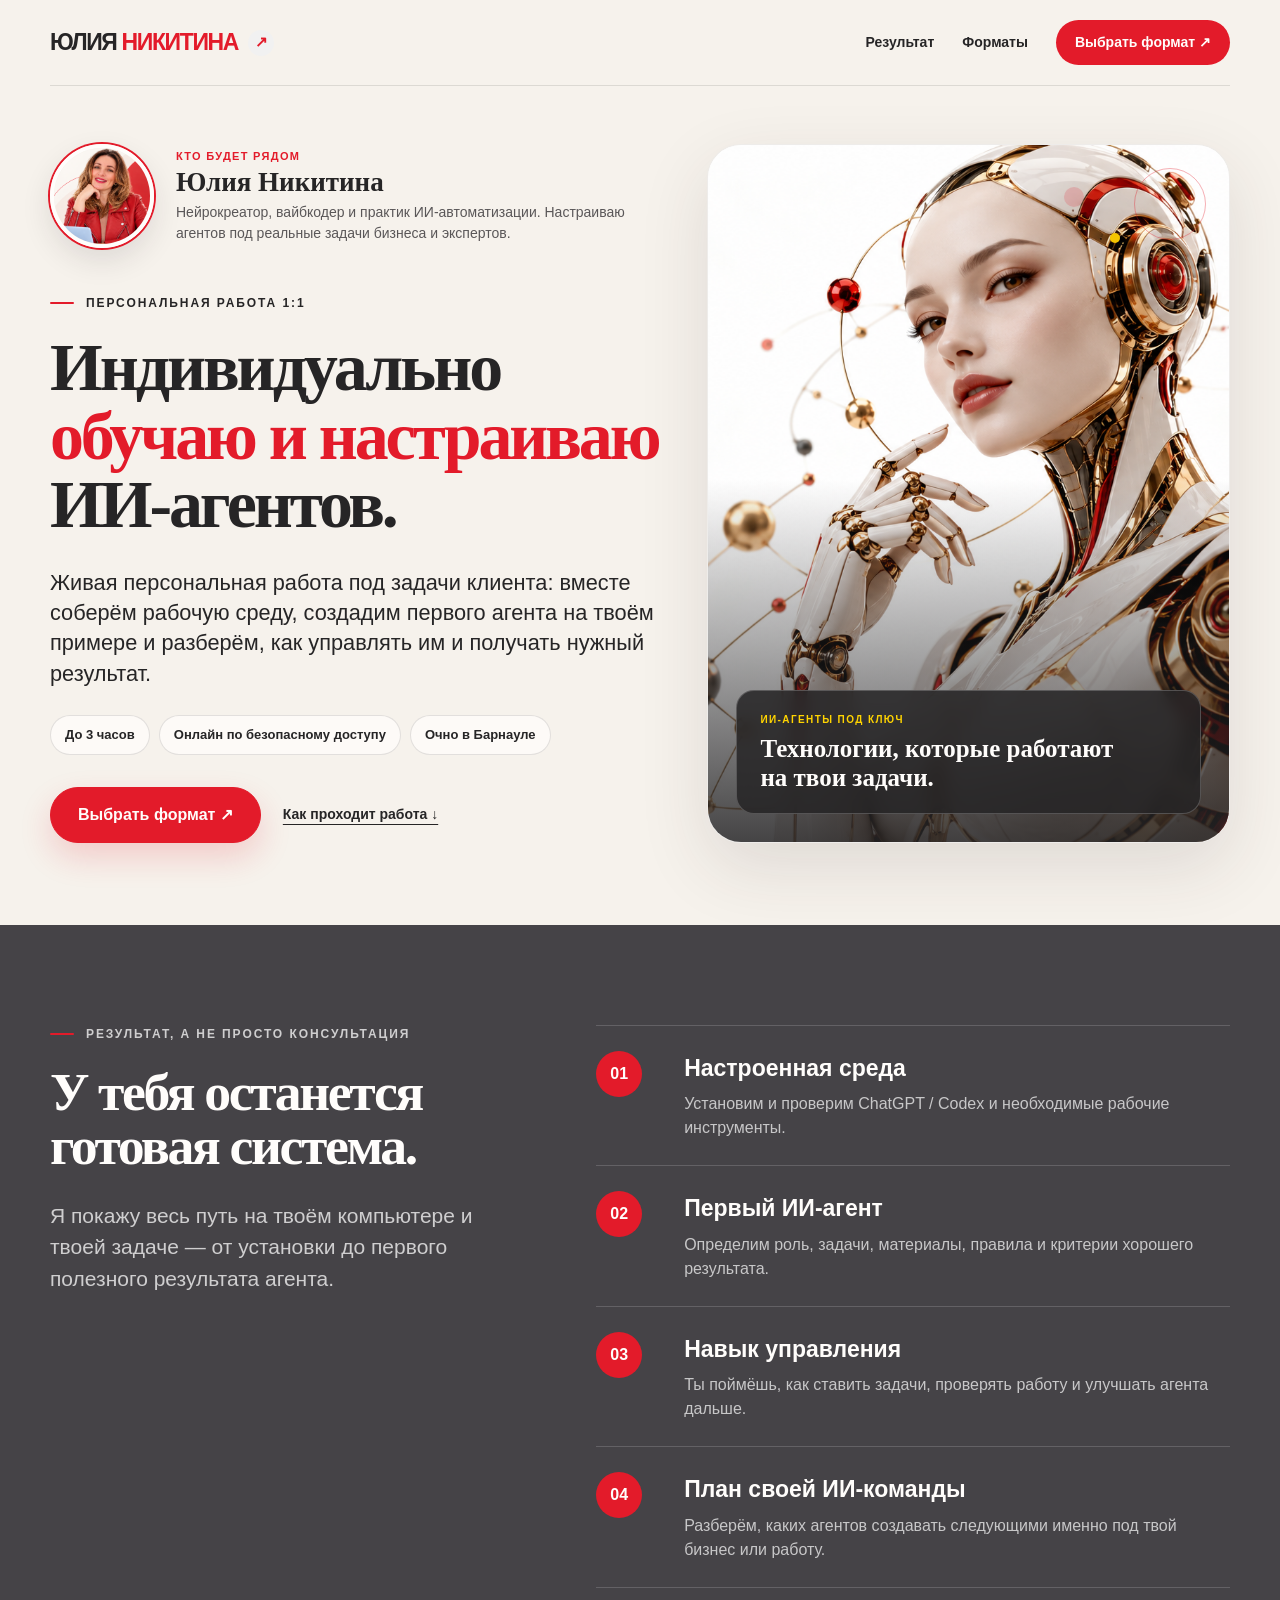
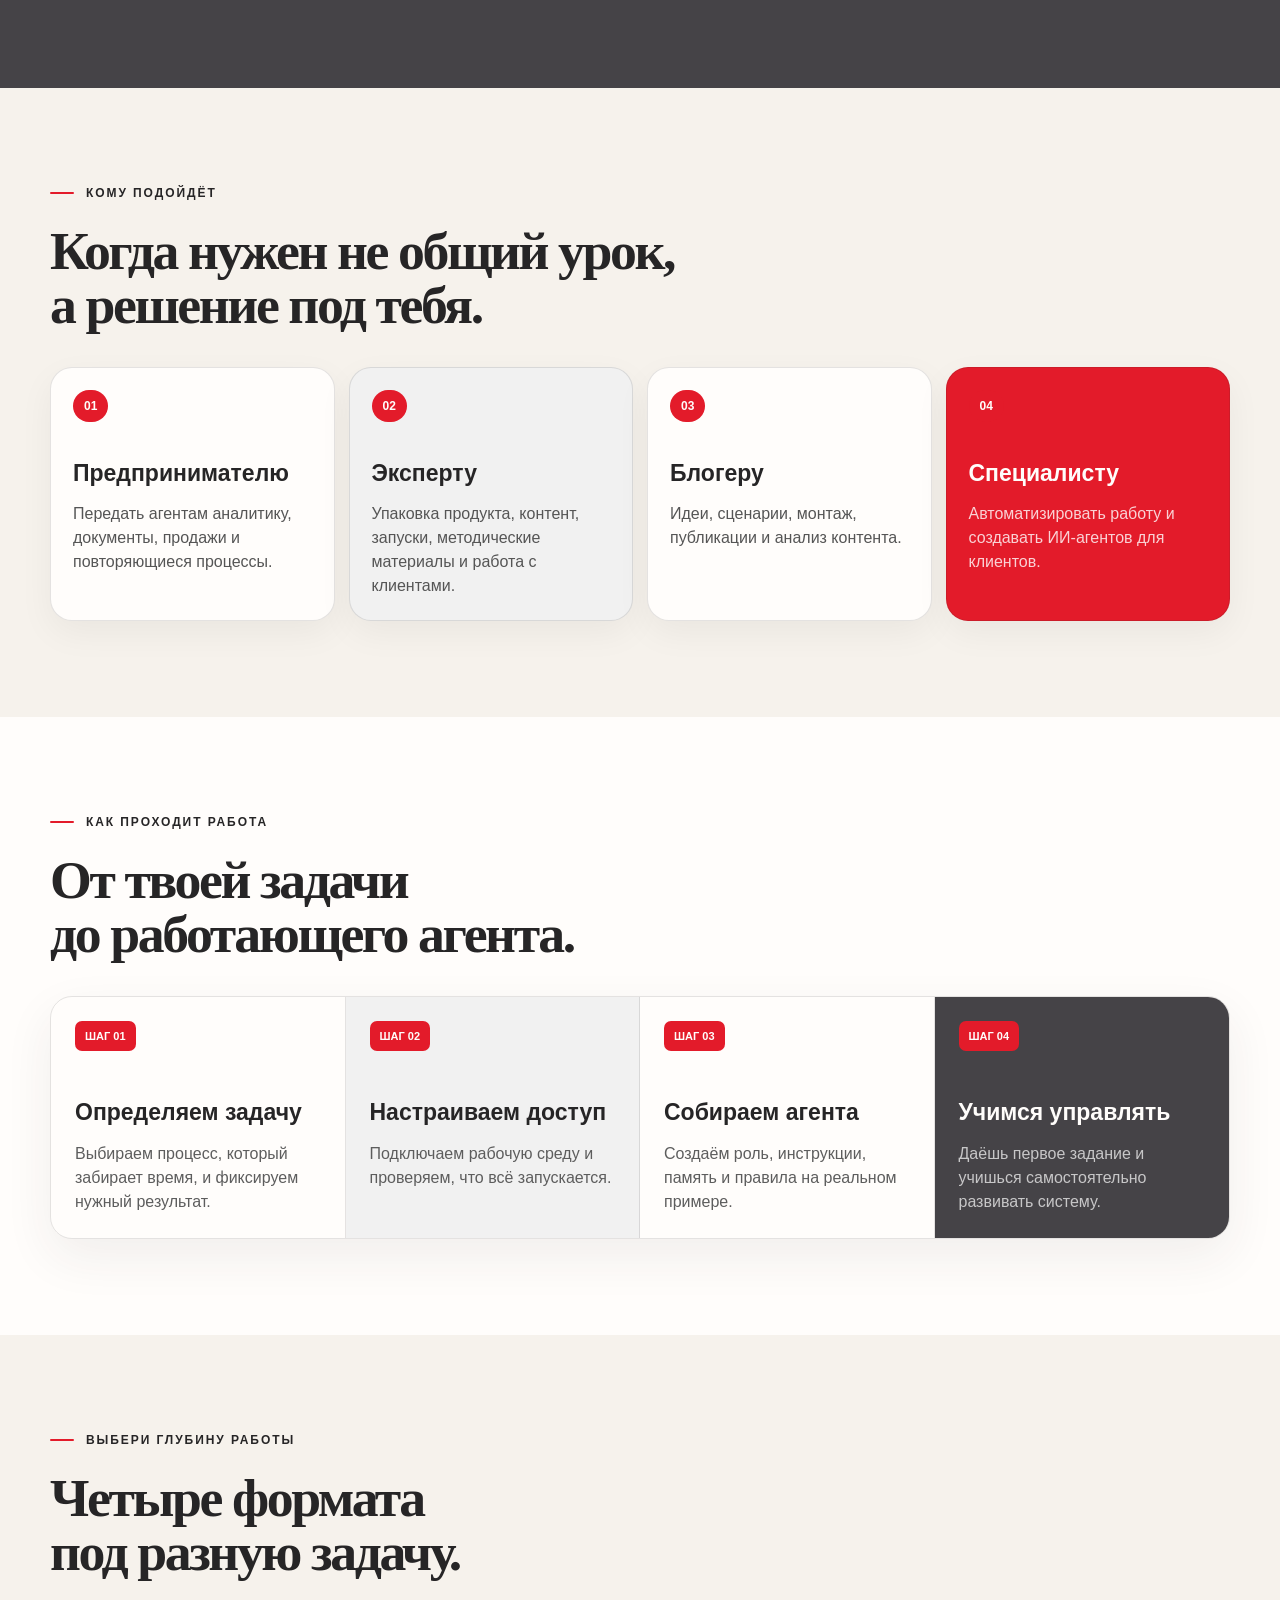
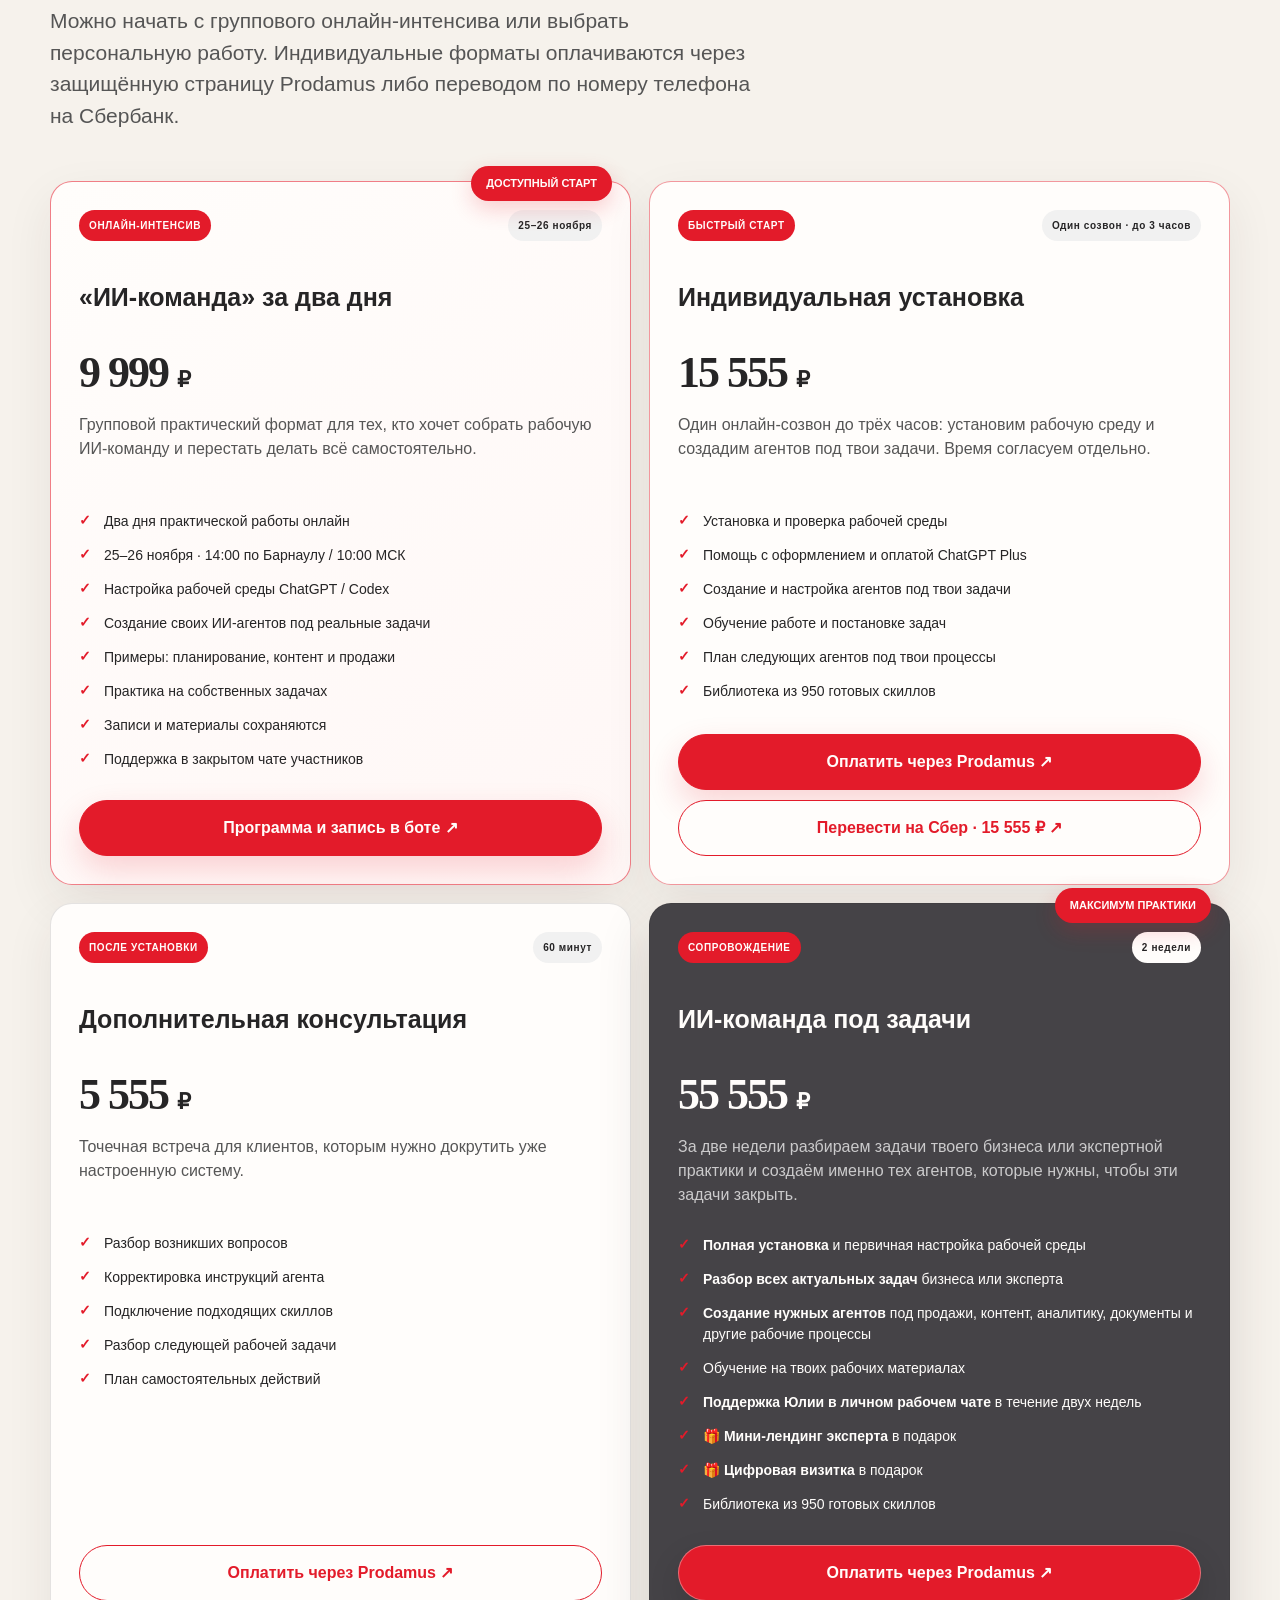
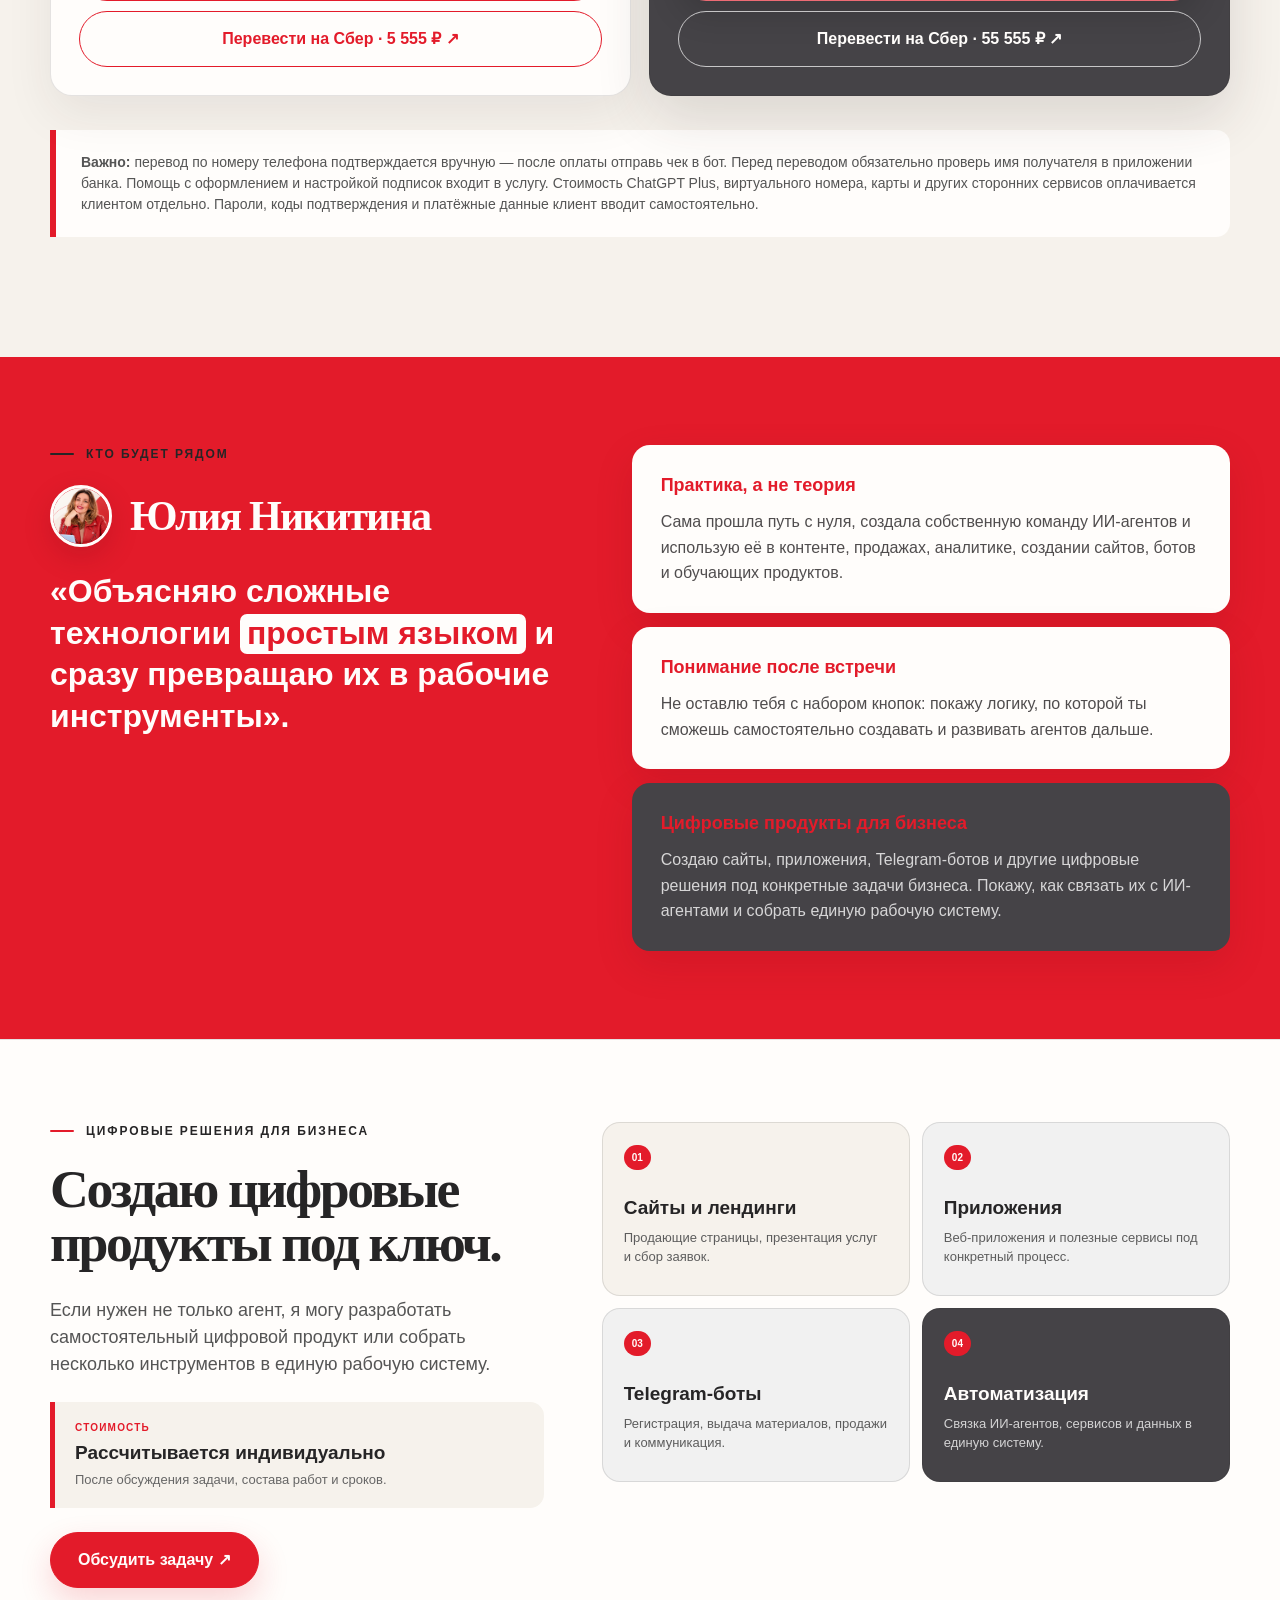
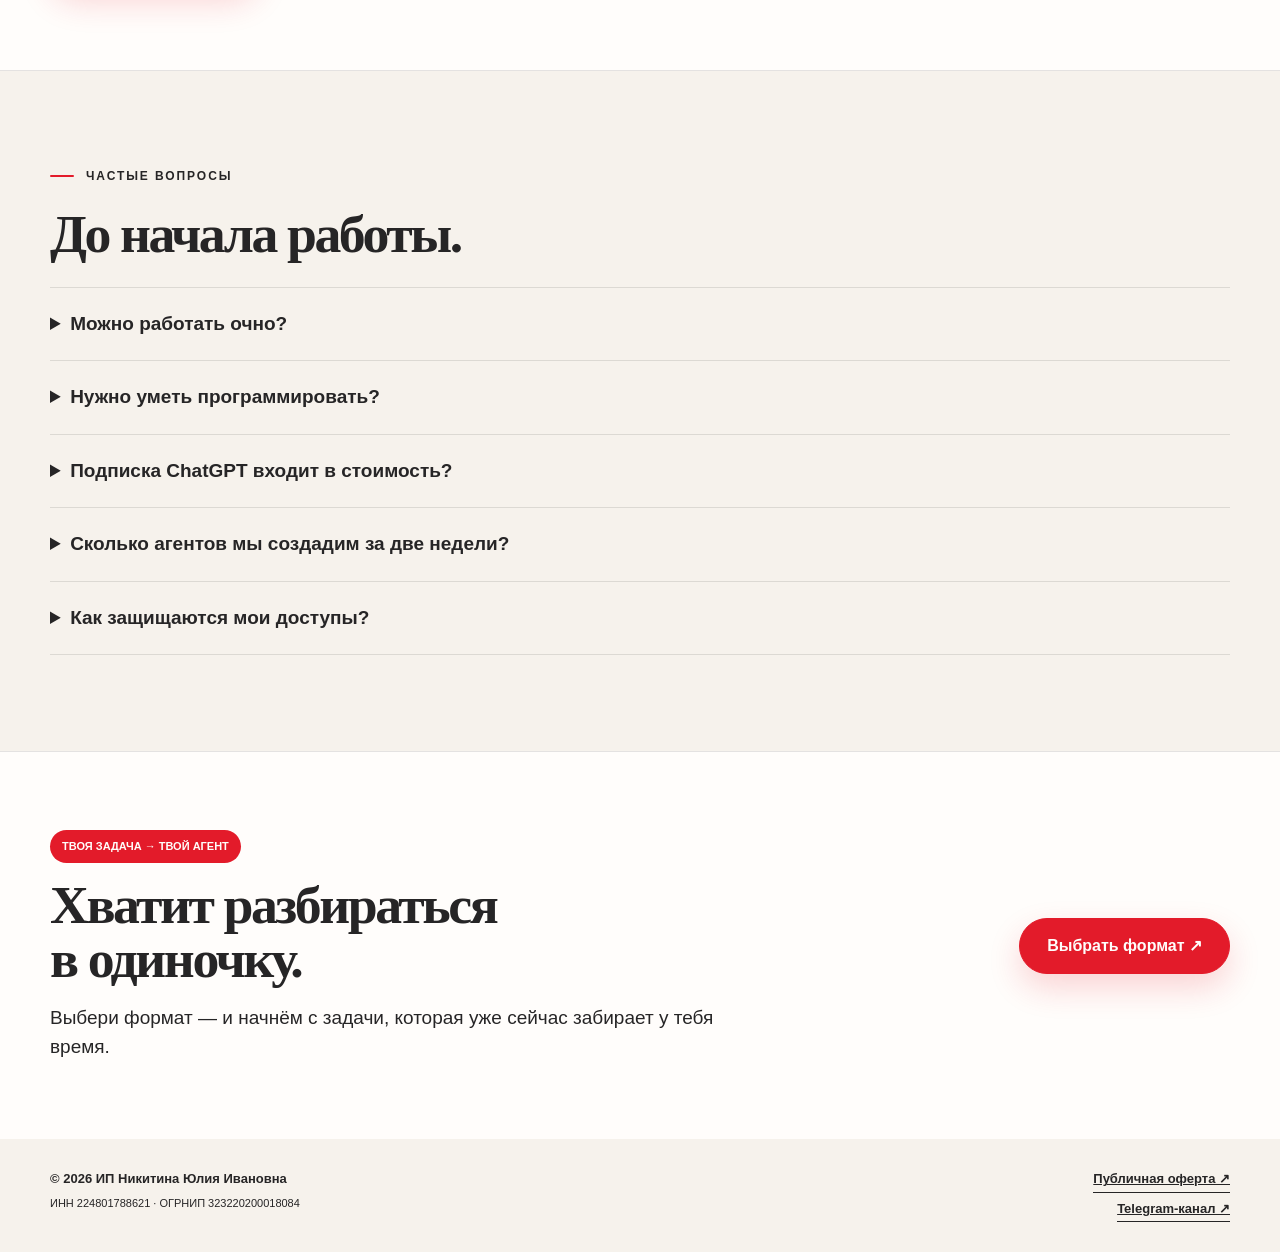
<file: agents/index.html>
<!doctype html>
<html lang="ru">
<head>
  <meta charset="utf-8">
  <meta name="viewport" content="width=device-width, initial-scale=1">
  <meta name="description" content="Индивидуальное обучение и настройка ИИ-агентов под задачи клиента. Живая персональная работа с Юлией Никитиной.">
  <meta property="og:title" content="ИИ-агенты под ключ — Юлия Никитина">
  <meta property="og:description" content="Рабочая среда, первый ИИ-агент и обучение на твоих задачах. Индивидуально, онлайн или очно в Барнауле.">
  <meta property="og:image" content="https://juliyanikitina.github.io/ai/agents/agents-preview.png?v=1">
  <meta property="og:image:width" content="1734">
  <meta property="og:image:height" content="907">
  <meta property="og:image:alt" content="Юлия Никитина — ИИ-агенты под ключ">
  <meta property="og:type" content="website">
  <meta property="og:url" content="https://juliyanikitina.github.io/ai/agents/">
  <meta name="twitter:card" content="summary_large_image">
  <meta name="twitter:title" content="ИИ-агенты под ключ — Юлия Никитина">
  <meta name="twitter:description" content="Установка, обучение и сопровождение ИИ-агентов под реальные задачи.">
  <meta name="twitter:image" content="https://juliyanikitina.github.io/ai/agents/agents-preview.png?v=1">
  <title>ИИ-агенты под ключ — Юлия Никитина</title>
  <link rel="stylesheet" href="style.css?v=20-intensive-card">
</head>
<body>
  <header class="topbar wrap">
    <a class="brand" href="../" aria-label="Главная страница Юлии Никитиной">юлия<span>никитина</span><b>↗</b></a>
    <nav aria-label="Навигация">
      <a href="#result">Результат</a>
      <a href="#formats">Форматы</a>
      <a class="nav-cta" href="#formats">Выбрать формат ↗</a>
    </nav>
  </header>

  <main>
    <section class="hero wrap">
      <div class="hero-copy">
        <div class="expert-card">
          <img src="yulia-red-jacket.png?v=3" alt="Юлия Никитина" width="1086" height="1448">
          <div class="expert-card-copy">
            <span>КТО БУДЕТ РЯДОМ</span>
            <strong>Юлия Никитина</strong>
            <p>Нейрокреатор, вайбкодер и практик ИИ-автоматизации. Настраиваю агентов под реальные задачи бизнеса и экспертов.</p>
          </div>
        </div>
        <div class="eyebrow"><span></span> ПЕРСОНАЛЬНАЯ РАБОТА 1:1</div>
        <h1>Индивидуально<br><em>обучаю и настраиваю</em><br>ИИ-агентов.</h1>
        <p class="lead">Живая персональная работа под задачи клиента: вместе соберём рабочую среду, создадим первого агента на твоём примере и разберём, как управлять им и получать нужный результат.</p>
        <div class="hero-points" aria-label="Ключевые преимущества">
          <span>До 3 часов</span>
          <span>Онлайн по безопасному доступу</span>
          <span>Очно в Барнауле</span>
        </div>
        <div class="hero-actions">
          <a class="button" href="#formats">Выбрать формат ↗</a>
          <a class="text-link" href="#process">Как проходит работа ↓</a>
        </div>
      </div>
      <div class="personal-ai-visual" aria-label="ИИ-агент и цифровая экосистема">
        <img src="../assets/ai-robot-network.png" alt="Персональный ИИ-агент в цифровой экосистеме">
        <div class="visual-note"><span>ИИ-АГЕНТЫ ПОД КЛЮЧ</span><strong>Технологии, которые работают на твои задачи.</strong></div>
      </div>
    </section>

    <section class="result-section" id="result">
      <div class="wrap section-grid">
        <div>
          <div class="eyebrow light"><span></span> РЕЗУЛЬТАТ, А НЕ ПРОСТО КОНСУЛЬТАЦИЯ</div>
          <h2>У тебя останется<br>готовая система.</h2>
          <p class="section-lead">Я покажу весь путь на твоём компьютере и твоей задаче — от установки до первого полезного результата агента.</p>
        </div>
        <div class="result-list">
          <article><span>01</span><div><h3>Настроенная среда</h3><p>Установим и проверим ChatGPT / Codex и необходимые рабочие инструменты.</p></div></article>
          <article><span>02</span><div><h3>Первый ИИ-агент</h3><p>Определим роль, задачи, материалы, правила и критерии хорошего результата.</p></div></article>
          <article><span>03</span><div><h3>Навык управления</h3><p>Ты поймёшь, как ставить задачи, проверять работу и улучшать агента дальше.</p></div></article>
          <article><span>04</span><div><h3>План своей ИИ-команды</h3><p>Разберём, каких агентов создавать следующими именно под твой бизнес или работу.</p></div></article>
        </div>
      </div>
    </section>

    <section class="wrap section" id="who">
      <div class="eyebrow"><span></span> КОМУ ПОДОЙДЁТ</div>
      <h2>Когда нужен не общий урок,<br>а решение под тебя.</h2>
      <div class="audience-grid">
        <article><div class="number">01</div><h3>Предпринимателю</h3><p>Передать агентам аналитику, документы, продажи и повторяющиеся процессы.</p></article>
        <article><div class="number">02</div><h3>Эксперту</h3><p>Упаковка продукта, контент, запуски, методические материалы и работа с клиентами.</p></article>
        <article><div class="number">03</div><h3>Блогеру</h3><p>Идеи, сценарии, монтаж, публикации и анализ контента.</p></article>
        <article><div class="number">04</div><h3>Специалисту</h3><p>Автоматизировать работу и создавать ИИ-агентов для клиентов.</p></article>
      </div>
    </section>

    <section class="process-section" id="process">
      <div class="wrap section">
        <div class="eyebrow"><span></span> КАК ПРОХОДИТ РАБОТА</div>
        <h2>От твоей задачи<br>до работающего агента.</h2>
        <div class="steps">
          <article><span>ШАГ 01</span><h3>Определяем задачу</h3><p>Выбираем процесс, который забирает время, и фиксируем нужный результат.</p></article>
          <article><span>ШАГ 02</span><h3>Настраиваем доступ</h3><p>Подключаем рабочую среду и проверяем, что всё запускается.</p></article>
          <article><span>ШАГ 03</span><h3>Собираем агента</h3><p>Создаём роль, инструкции, память и правила на реальном примере.</p></article>
          <article><span>ШАГ 04</span><h3>Учимся управлять</h3><p>Даёшь первое задание и учишься самостоятельно развивать систему.</p></article>
        </div>
      </div>
    </section>

    <section class="wrap section formats" id="formats">
      <div class="eyebrow"><span></span> ВЫБЕРИ ГЛУБИНУ РАБОТЫ</div>
      <h2>Четыре формата<br>под разную задачу.</h2>
      <p class="section-lead dark-lead">Можно начать с группового онлайн-интенсива или выбрать персональную работу. Индивидуальные форматы оплачиваются через защищённую страницу Prodamus либо переводом по номеру телефона на Сбербанк.</p>

      <div class="price-grid">
        <article class="price-card intensive">
          <div class="popular">ДОСТУПНЫЙ СТАРТ</div>
          <div class="price-top"><span>ОНЛАЙН-ИНТЕНСИВ</span><b>25–26 ноября</b></div>
          <h3>«ИИ-команда» за два дня</h3>
          <div class="price">9 999 <small>₽</small></div>
          <p class="price-intro">Групповой практический формат для тех, кто хочет собрать рабочую ИИ-команду и перестать делать всё самостоятельно.</p>
          <ul>
            <li>Два дня практической работы онлайн</li>
            <li>25–26 ноября · 14:00 по Барнаулу / 10:00 МСК</li>
            <li>Настройка рабочей среды ChatGPT / Codex</li>
            <li>Создание своих ИИ-агентов под реальные задачи</li>
            <li>Примеры: планирование, контент и продажи</li>
            <li>Практика на собственных задачах</li>
            <li>Записи и материалы сохраняются</li>
            <li>Поддержка в закрытом чате участников</li>
          </ul>
          <div class="payment-actions">
            <a class="button wide" href="https://t.me/ai_komanda_intensive_bot?start=landing_services_intensive" target="_blank" rel="noopener noreferrer">Программа и запись в боте ↗</a>
          </div>
        </article>

        <article class="price-card primary">
          <div class="price-top"><span>БЫСТРЫЙ СТАРТ</span><b>Один созвон · до 3 часов</b></div>
          <h3>Индивидуальная установка</h3>
          <div class="price">15 555 <small>₽</small></div>
          <p class="price-intro">Один онлайн-созвон до трёх часов: установим рабочую среду и создадим агентов под твои задачи. Время согласуем отдельно.</p>
          <ul>
            <li>Установка и проверка рабочей среды</li>
            <li>Помощь с оформлением и оплатой ChatGPT Plus</li>
            <li>Создание и настройка агентов под твои задачи</li>
            <li>Обучение работе и постановке задач</li>
            <li>План следующих агентов под твои процессы</li>
            <li>Библиотека из 950 готовых скиллов</li>
          </ul>
          <div class="payment-actions">
            <a class="button wide" data-pay-format="individual" href="https://ai-komanda-s-yuley.ai-komanda-worker.workers.dev/pay?format=individual" target="_blank" rel="noopener noreferrer">Оплатить через Prodamus ↗</a>
            <a class="button button-transfer wide" href="https://t.me/ai_komanda_intensive_bot?start=manual_individual" target="_blank" rel="noopener noreferrer">Перевести на Сбер · 15 555 ₽ ↗</a>
          </div>
        </article>

        <article class="price-card">
          <div class="price-top"><span>ПОСЛЕ УСТАНОВКИ</span><b>60 минут</b></div>
          <h3>Дополнительная консультация</h3>
          <div class="price">5 555 <small>₽</small></div>
          <p class="price-intro">Точечная встреча для клиентов, которым нужно докрутить уже настроенную систему.</p>
          <ul>
            <li>Разбор возникших вопросов</li>
            <li>Корректировка инструкций агента</li>
            <li>Подключение подходящих скиллов</li>
            <li>Разбор следующей рабочей задачи</li>
            <li>План самостоятельных действий</li>
          </ul>
          <div class="payment-actions">
            <a class="button secondary wide" data-pay-format="consultation" href="https://ai-komanda-s-yuley.ai-komanda-worker.workers.dev/pay?format=consultation" target="_blank" rel="noopener noreferrer">Оплатить через Prodamus ↗</a>
            <a class="button button-transfer wide" href="https://t.me/ai_komanda_intensive_bot?start=manual_consultation" target="_blank" rel="noopener noreferrer">Перевести на Сбер · 5 555 ₽ ↗</a>
          </div>
        </article>

        <article class="price-card premium">
          <div class="popular">МАКСИМУМ ПРАКТИКИ</div>
          <div class="price-top"><span>СОПРОВОЖДЕНИЕ</span><b>2 недели</b></div>
          <h3>ИИ-команда под задачи</h3>
          <div class="price">55 555 <small>₽</small></div>
          <p class="price-intro">За две недели разбираем задачи твоего бизнеса или экспертной практики и создаём именно тех агентов, которые нужны, чтобы эти задачи закрыть.</p>
          <ul>
            <li><strong>Полная установка</strong> и первичная настройка рабочей среды</li>
            <li><strong>Разбор всех актуальных задач</strong> бизнеса или эксперта</li>
            <li><strong>Создание нужных агентов</strong> под продажи, контент, аналитику, документы и другие рабочие процессы</li>
            <li>Обучение на твоих рабочих материалах</li>
            <li><strong>Поддержка Юлии в личном рабочем чате</strong> в течение двух недель</li>
            <li><strong>🎁 Мини-лендинг эксперта</strong> в подарок</li>
            <li><strong>🎁 Цифровая визитка</strong> в подарок</li>
            <li>Библиотека из 950 готовых скиллов</li>
          </ul>
          <div class="payment-actions">
            <a class="button wide" data-pay-format="support" href="https://ai-komanda-s-yuley.ai-komanda-worker.workers.dev/pay?format=support" target="_blank" rel="noopener noreferrer">Оплатить через Prodamus ↗</a>
            <a class="button button-transfer wide" href="https://t.me/ai_komanda_intensive_bot?start=manual_support" target="_blank" rel="noopener noreferrer">Перевести на Сбер · 55 555 ₽ ↗</a>
          </div>
        </article>
      </div>
      <p class="cost-note"><strong>Важно:</strong> перевод по номеру телефона подтверждается вручную — после оплаты отправь чек в бот. Перед переводом обязательно проверь имя получателя в приложении банка. Помощь с оформлением и настройкой подписок входит в услугу. Стоимость ChatGPT Plus, виртуального номера, карты и других сторонних сервисов оплачивается клиентом отдельно. Пароли, коды подтверждения и платёжные данные клиент вводит самостоятельно.</p>
    </section>

    <section class="about-section">
      <div class="wrap about-grid">
        <div class="about-heading">
          <div class="eyebrow light"><span></span> КТО БУДЕТ РЯДОМ</div>
          <div class="about-name">
            <img src="yulia-red-jacket.png?v=3" alt="Юлия Никитина" width="1086" height="1448">
            <h2>Юлия Никитина</h2>
          </div>
          <p class="big-quote">«Объясняю сложные технологии <span>простым языком</span> и сразу превращаю их в рабочие инструменты».</p>
        </div>
        <div class="about-notes">
          <article>
            <strong>Практика, а не теория</strong>
            <p>Сама прошла путь с нуля, создала собственную команду ИИ-агентов и использую её в контенте, продажах, аналитике, создании сайтов, ботов и обучающих продуктов.</p>
          </article>
          <article>
            <strong>Понимание после встречи</strong>
            <p>Не оставлю тебя с набором кнопок: покажу логику, по которой ты сможешь самостоятельно создавать и развивать агентов дальше.</p>
          </article>
          <article>
            <strong>Цифровые продукты для бизнеса</strong>
            <p>Создаю сайты, приложения, Telegram-ботов и другие цифровые решения под конкретные задачи бизнеса. Покажу, как связать их с ИИ-агентами и собрать единую рабочую систему.</p>
          </article>
        </div>
      </div>
    </section>

    <section class="digital-section" id="digital-products">
      <div class="wrap digital-grid">
        <div class="digital-copy">
          <div class="eyebrow"><span></span> ЦИФРОВЫЕ РЕШЕНИЯ ДЛЯ БИЗНЕСА</div>
          <h2>Создаю цифровые<br>продукты под ключ.</h2>
          <p>Если нужен не только агент, я могу разработать самостоятельный цифровой продукт или собрать несколько инструментов в единую рабочую систему.</p>
          <div class="digital-price">
            <span>СТОИМОСТЬ</span>
            <strong>Рассчитывается индивидуально</strong>
            <p>После обсуждения задачи, состава работ и сроков.</p>
          </div>
          <a class="button" href="https://t.me/ai_komanda_intensive_bot?start=digital_product" target="_blank" rel="noopener noreferrer">Обсудить задачу ↗</a>
        </div>
        <div class="digital-services">
          <article><span>01</span><h3>Сайты и лендинги</h3><p>Продающие страницы, презентация услуг и сбор заявок.</p></article>
          <article><span>02</span><h3>Приложения</h3><p>Веб-приложения и полезные сервисы под конкретный процесс.</p></article>
          <article><span>03</span><h3>Telegram-боты</h3><p>Регистрация, выдача материалов, продажи и коммуникация.</p></article>
          <article><span>04</span><h3>Автоматизация</h3><p>Связка ИИ-агентов, сервисов и данных в единую систему.</p></article>
        </div>
      </div>
    </section>

    <section class="wrap faq section">
      <div class="eyebrow"><span></span> ЧАСТЫЕ ВОПРОСЫ</div>
      <h2>До начала работы.</h2>
      <details><summary>Можно работать очно?</summary><p>Да. В Барнауле возможны очная встреча и выезд по предварительному согласованию. В других городах работа проходит онлайн по согласованному безопасному удалённому доступу.</p></details>
      <details><summary>Нужно уметь программировать?</summary><p>Нет. Я показываю действия на понятном языке и объясняю принцип работы. Важно уметь пользоваться компьютером и иметь доступ к своей почте и Telegram.</p></details>
      <details><summary>Подписка ChatGPT входит в стоимость?</summary><p>В услугу входит помощь с оформлением, оплатой и настройкой подписки. Сама подписка ChatGPT Plus и расходы на сторонние сервисы оплачиваются отдельно.</p></details>
      <details><summary>Сколько агентов мы создадим за две недели?</summary><p>Мы обязательно создадим и настроим первого агента, затем будем развивать команду по приоритету. Итоговое количество зависит от сложности задач, готовности материалов и необходимых подключений — я не обещаю формальную цифру в ущерб качеству.</p></details>
      <details><summary>Как защищаются мои доступы?</summary><p>Пароли, платёжные данные и коды подтверждения ты вводишь самостоятельно. Мы не храним их и не просим пересылать в сообщениях.</p></details>
    </section>

    <section class="final-cta">
      <div class="wrap final-grid">
        <div><span class="mini-label">ТВОЯ ЗАДАЧА → ТВОЙ АГЕНТ</span><h2>Хватит разбираться<br>в одиночку.</h2><p>Выбери формат — и начнём с задачи, которая уже сейчас забирает у тебя время.</p></div>
        <a class="button" href="#formats">Выбрать формат ↗</a>
      </div>
    </section>
  </main>

  <footer class="wrap footer"><div><span>© 2026 ИП Никитина Юлия Ивановна</span><small>ИНН 224801788621 · ОГРНИП 323220200018084</small></div><div class="footer-links"><a href="https://ai-creator369.payform.ru/rest/school/getPublicOffer?offerId=84648" target="_blank" rel="noopener noreferrer">Публичная оферта ↗</a><a href="https://t.me/julya_nikitina_369" target="_blank" rel="noopener noreferrer">Telegram-канал ↗</a></div></footer>
  <script>
    const telegramId = new URLSearchParams(window.location.search).get("tg");
    if (/^\d+$/.test(telegramId || "")) {
      document.querySelectorAll("[data-pay-format]").forEach((button) => {
        const format = button.dataset.payFormat;
        button.href = `https://ai-komanda-s-yuley.ai-komanda-worker.workers.dev/pay?format=${format}&tg=${telegramId}`;
      });
    }
  </script>
</body>
</html>
</file>
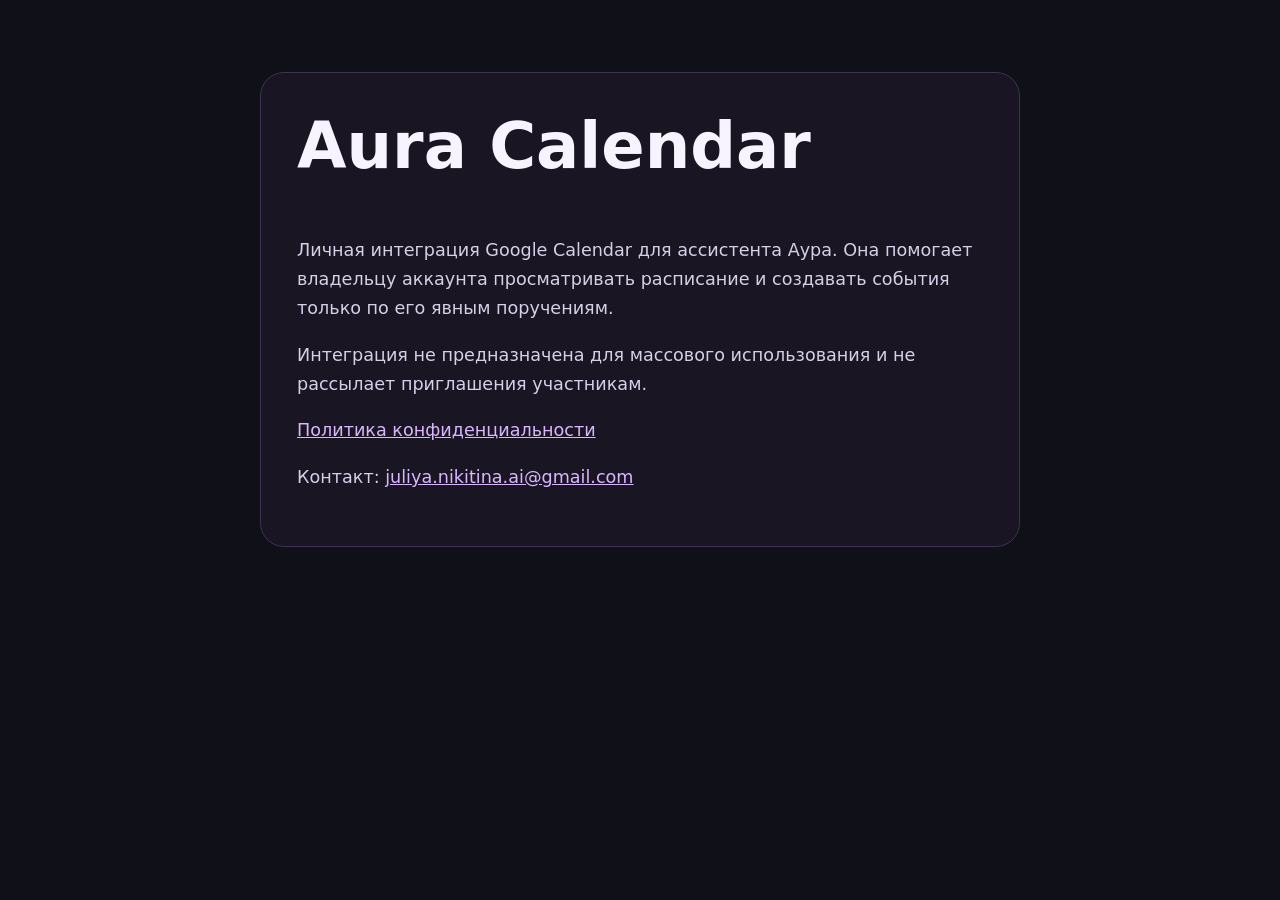
<file: aura-calendar/index.html>
<!doctype html>
<html lang="ru">
<head>
  <meta charset="utf-8">
  <meta name="viewport" content="width=device-width, initial-scale=1">
  <title>Aura Calendar</title>
  <meta name="description" content="Aura Calendar — личная интеграция Google Calendar для ассистента Аура.">
  <style>
    :root { color-scheme: dark; font-family: Inter, system-ui, sans-serif; }
    body { margin: 0; background: #101018; color: #f7f3ff; }
    main { max-width: 760px; margin: 0 auto; padding: 72px 24px; }
    .card { padding: 36px; border: 1px solid #3c3352; border-radius: 24px; background: #191522; }
    h1 { margin-top: 0; font-size: clamp(2rem, 6vw, 4rem); }
    p { color: #d7cee8; font-size: 1.1rem; line-height: 1.65; }
    a { color: #d9b7ff; }
  </style>
</head>
<body>
  <main>
    <section class="card">
      <h1>Aura Calendar</h1>
      <p>Личная интеграция Google Calendar для ассистента Аура. Она помогает владельцу аккаунта просматривать расписание и создавать события только по его явным поручениям.</p>
      <p>Интеграция не предназначена для массового использования и не рассылает приглашения участникам.</p>
      <p><a href="privacy/">Политика конфиденциальности</a></p>
      <p>Контакт: <a href="mailto:juliya.nikitina.ai@gmail.com">juliya.nikitina.ai@gmail.com</a></p>
    </section>
  </main>
</body>
</html>
</file>
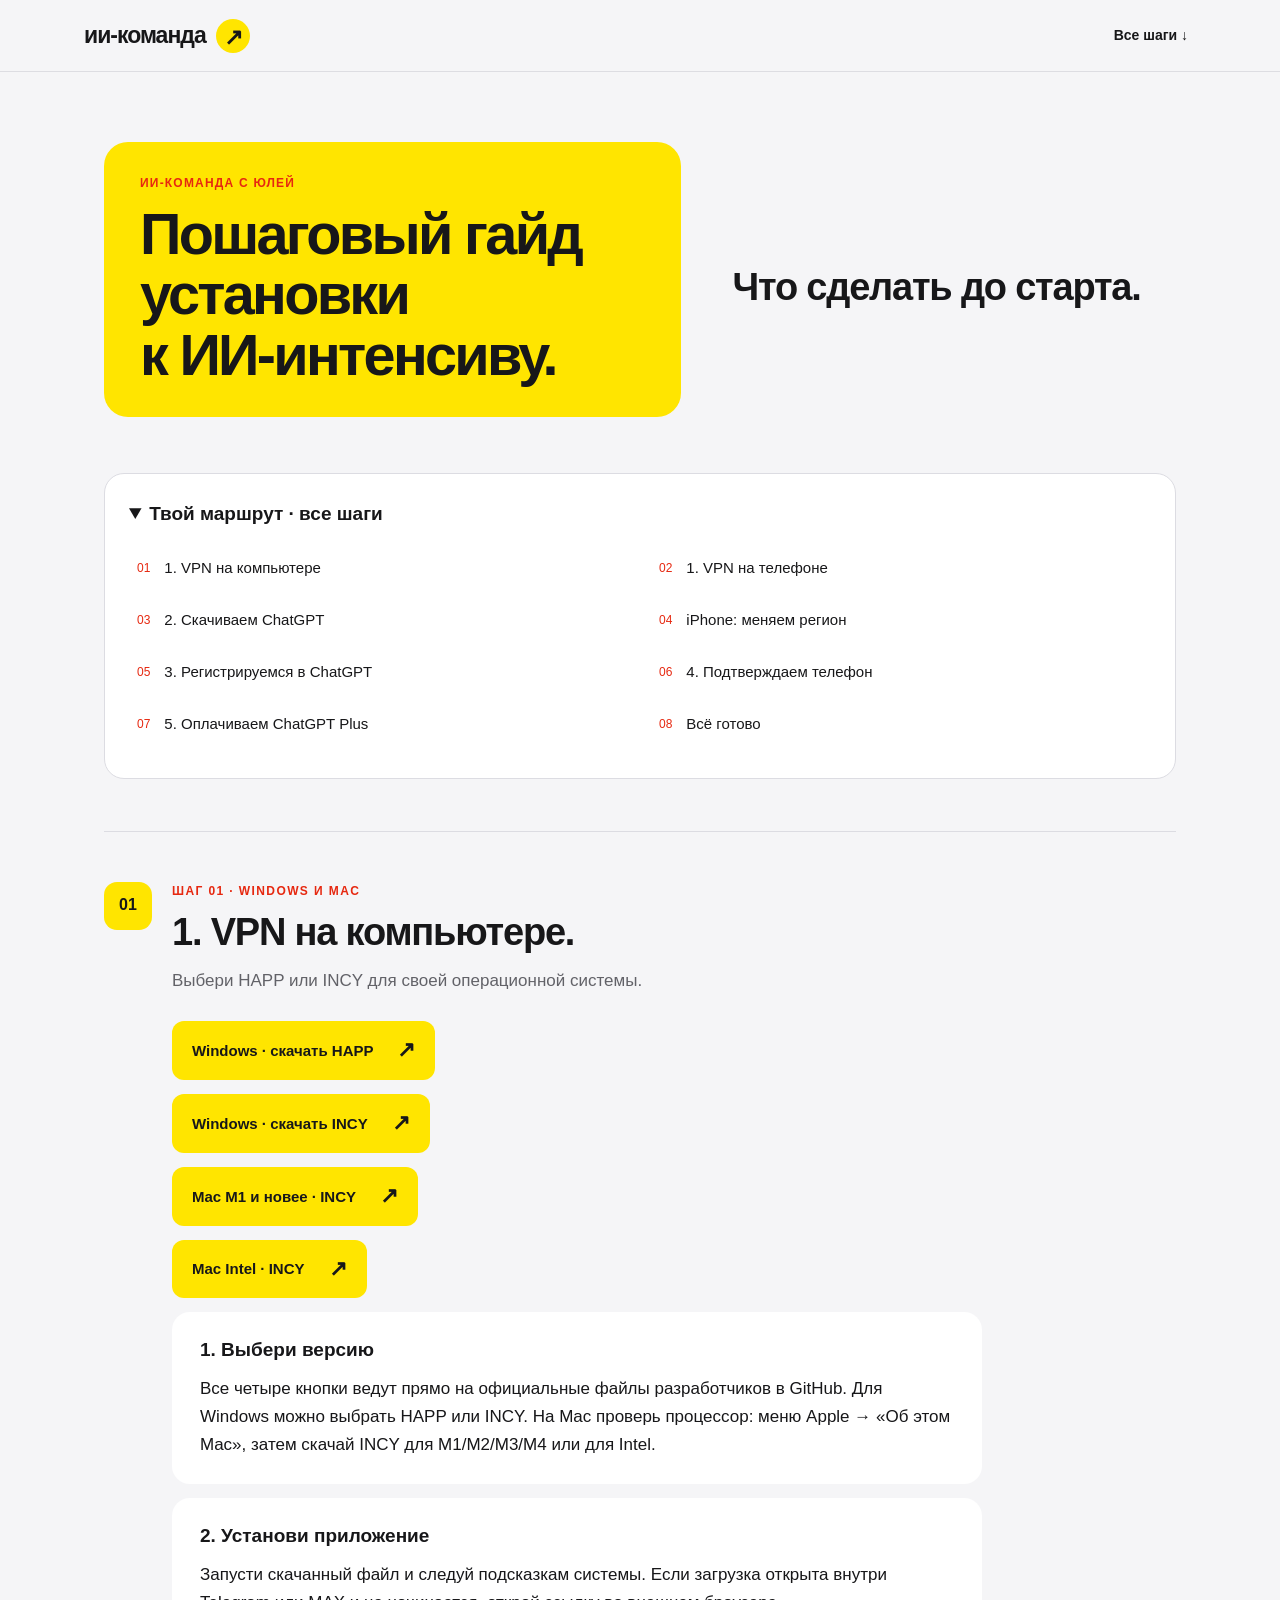
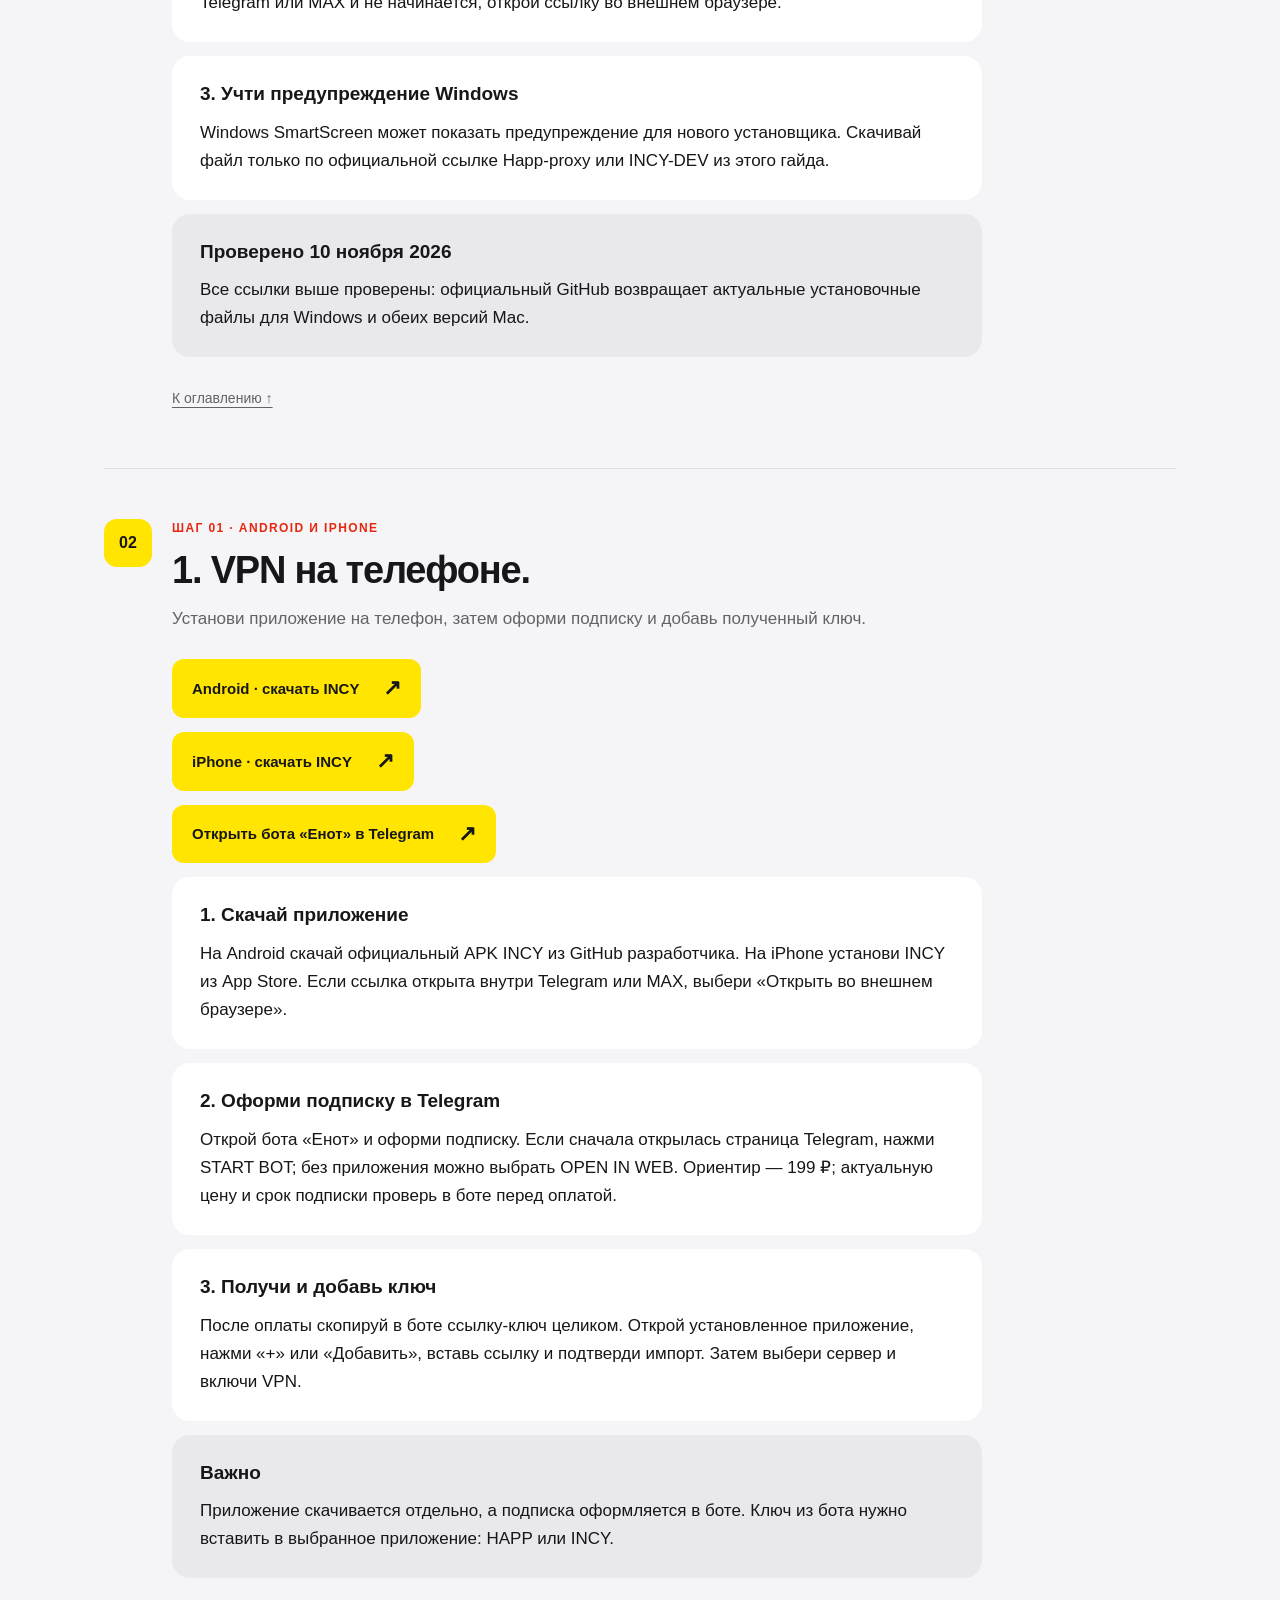
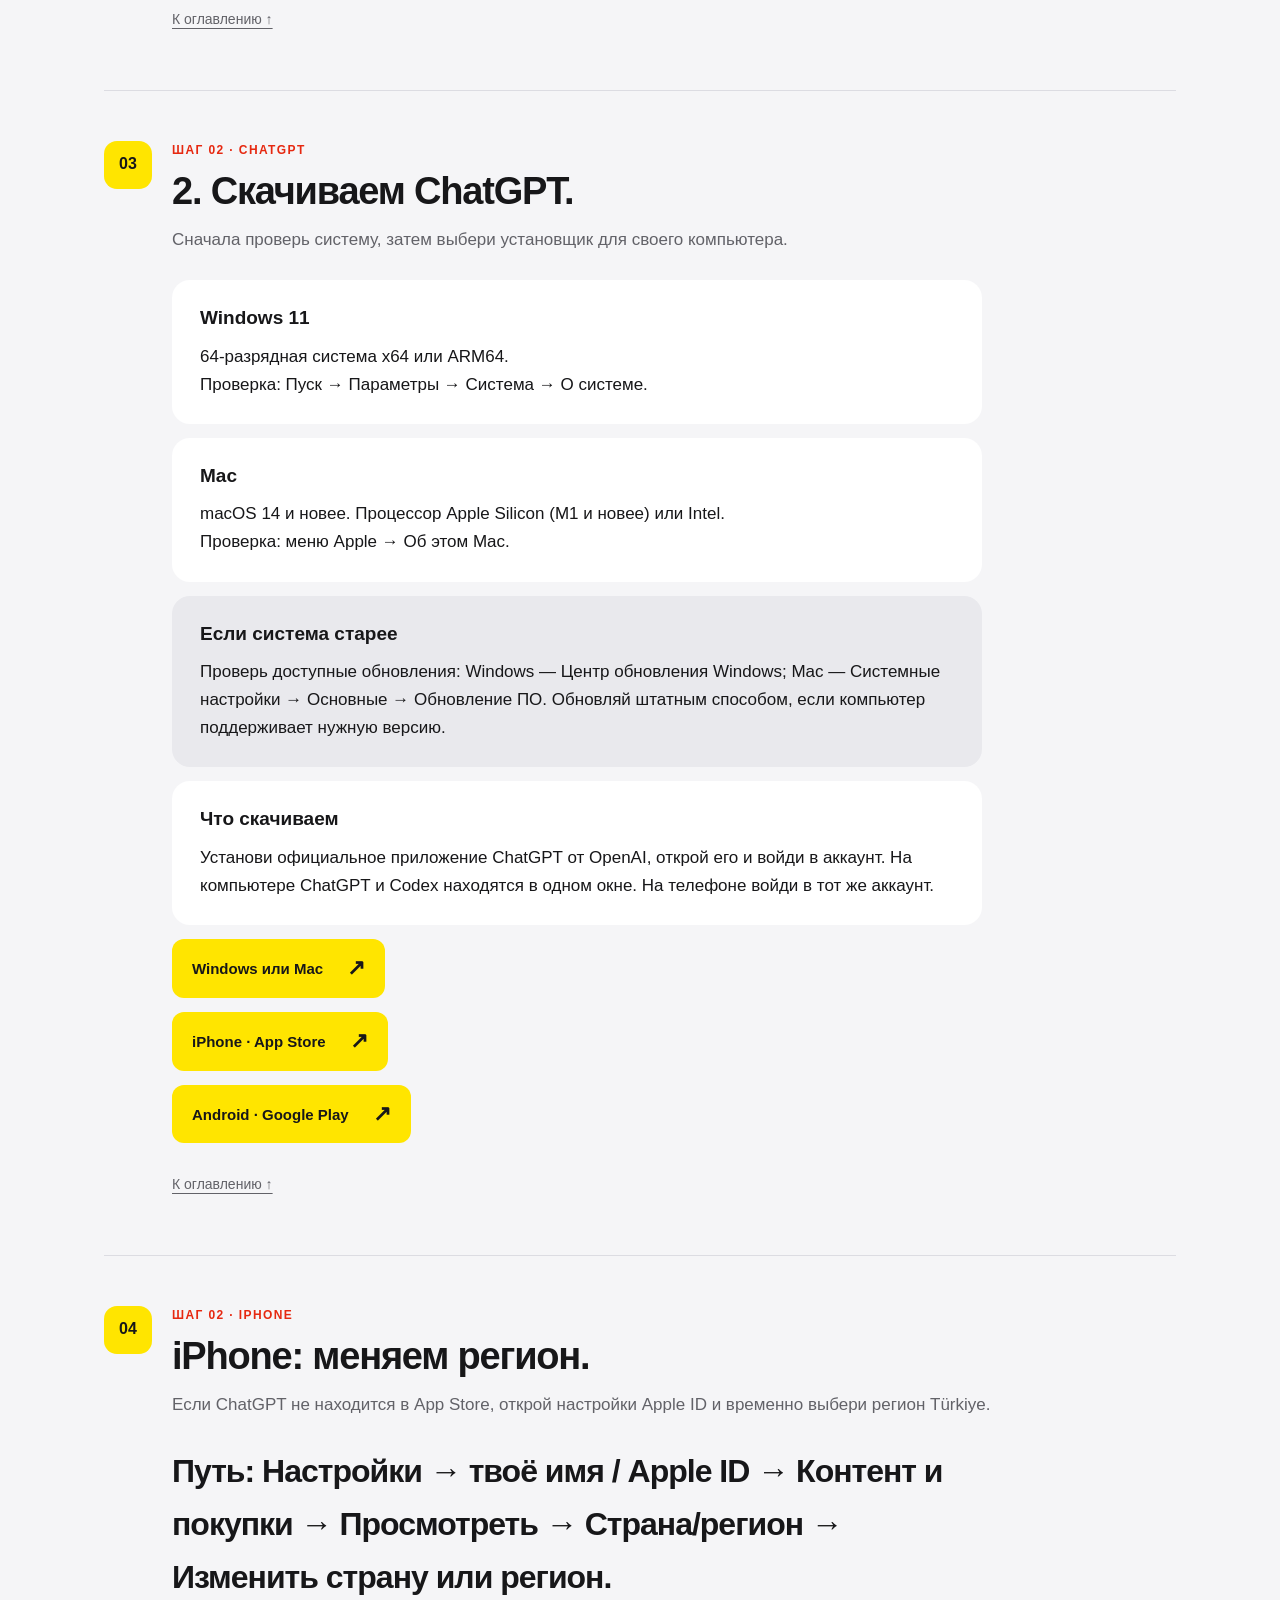
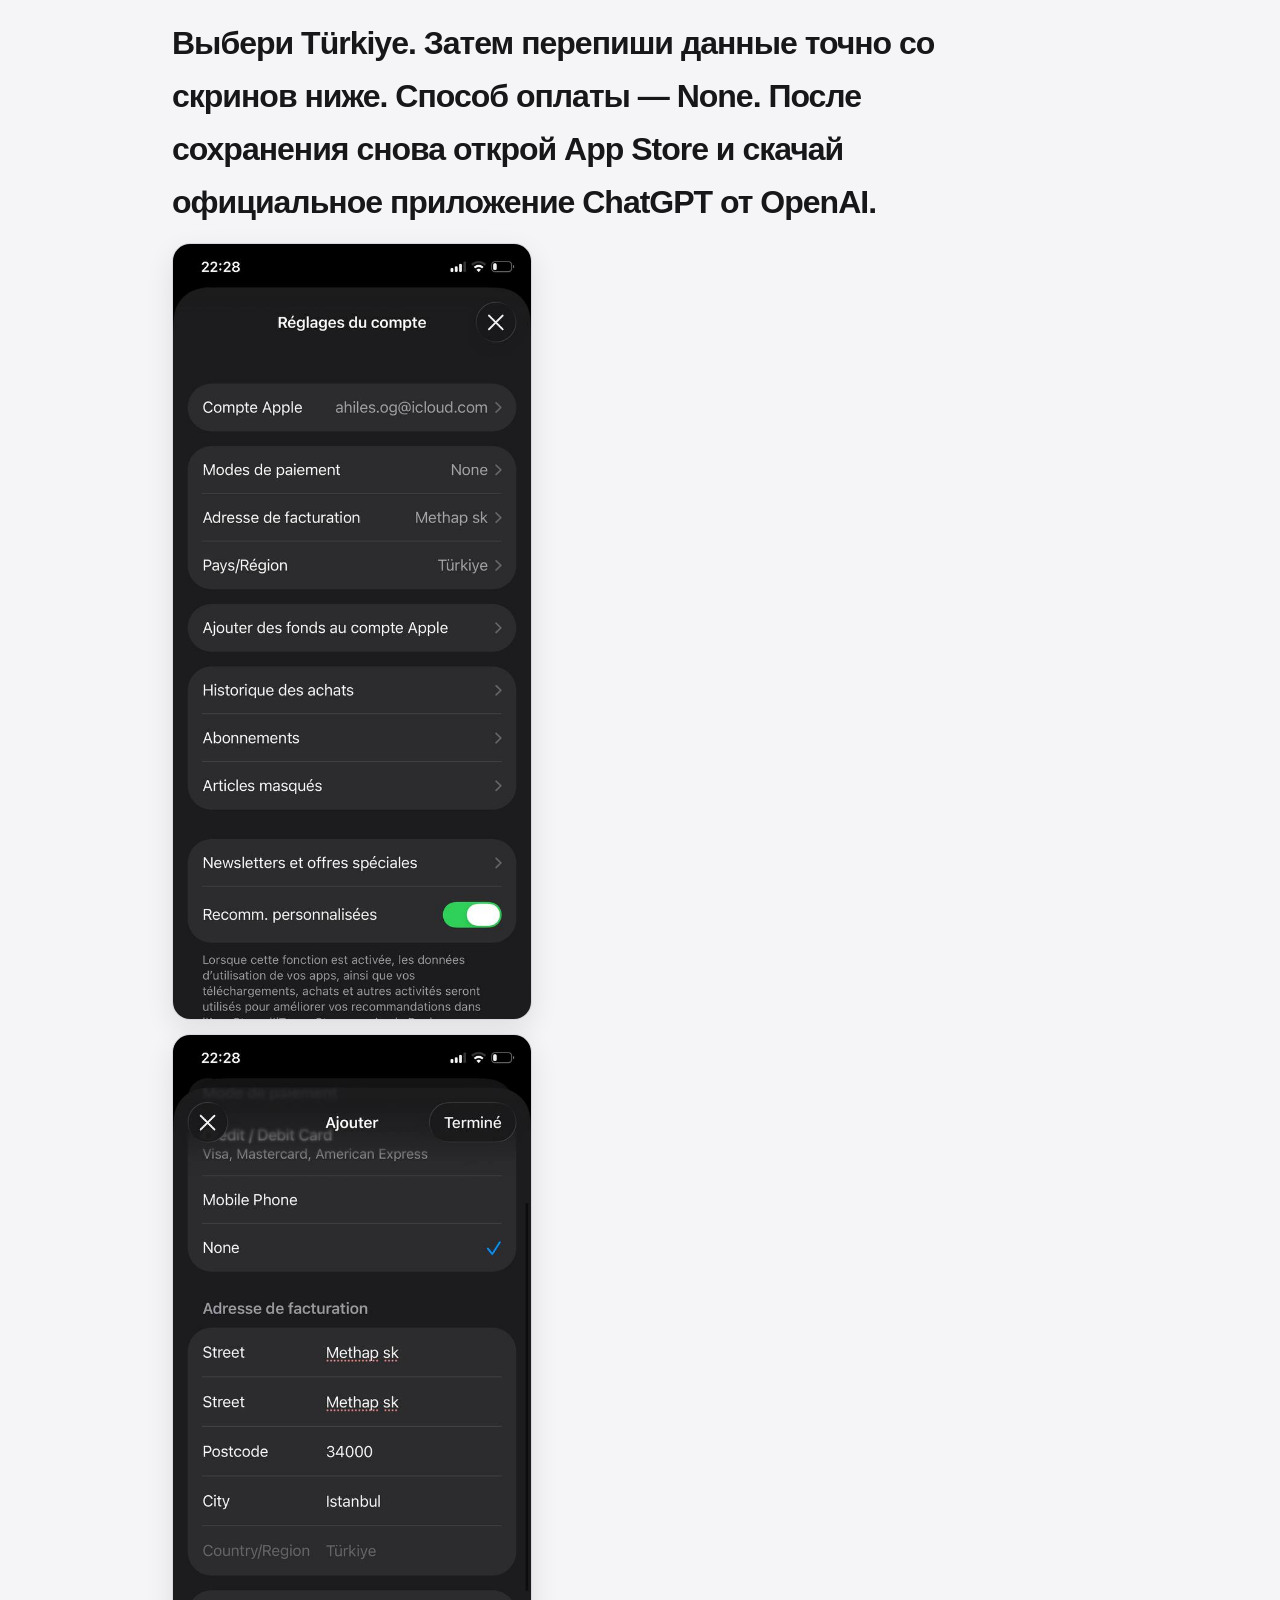
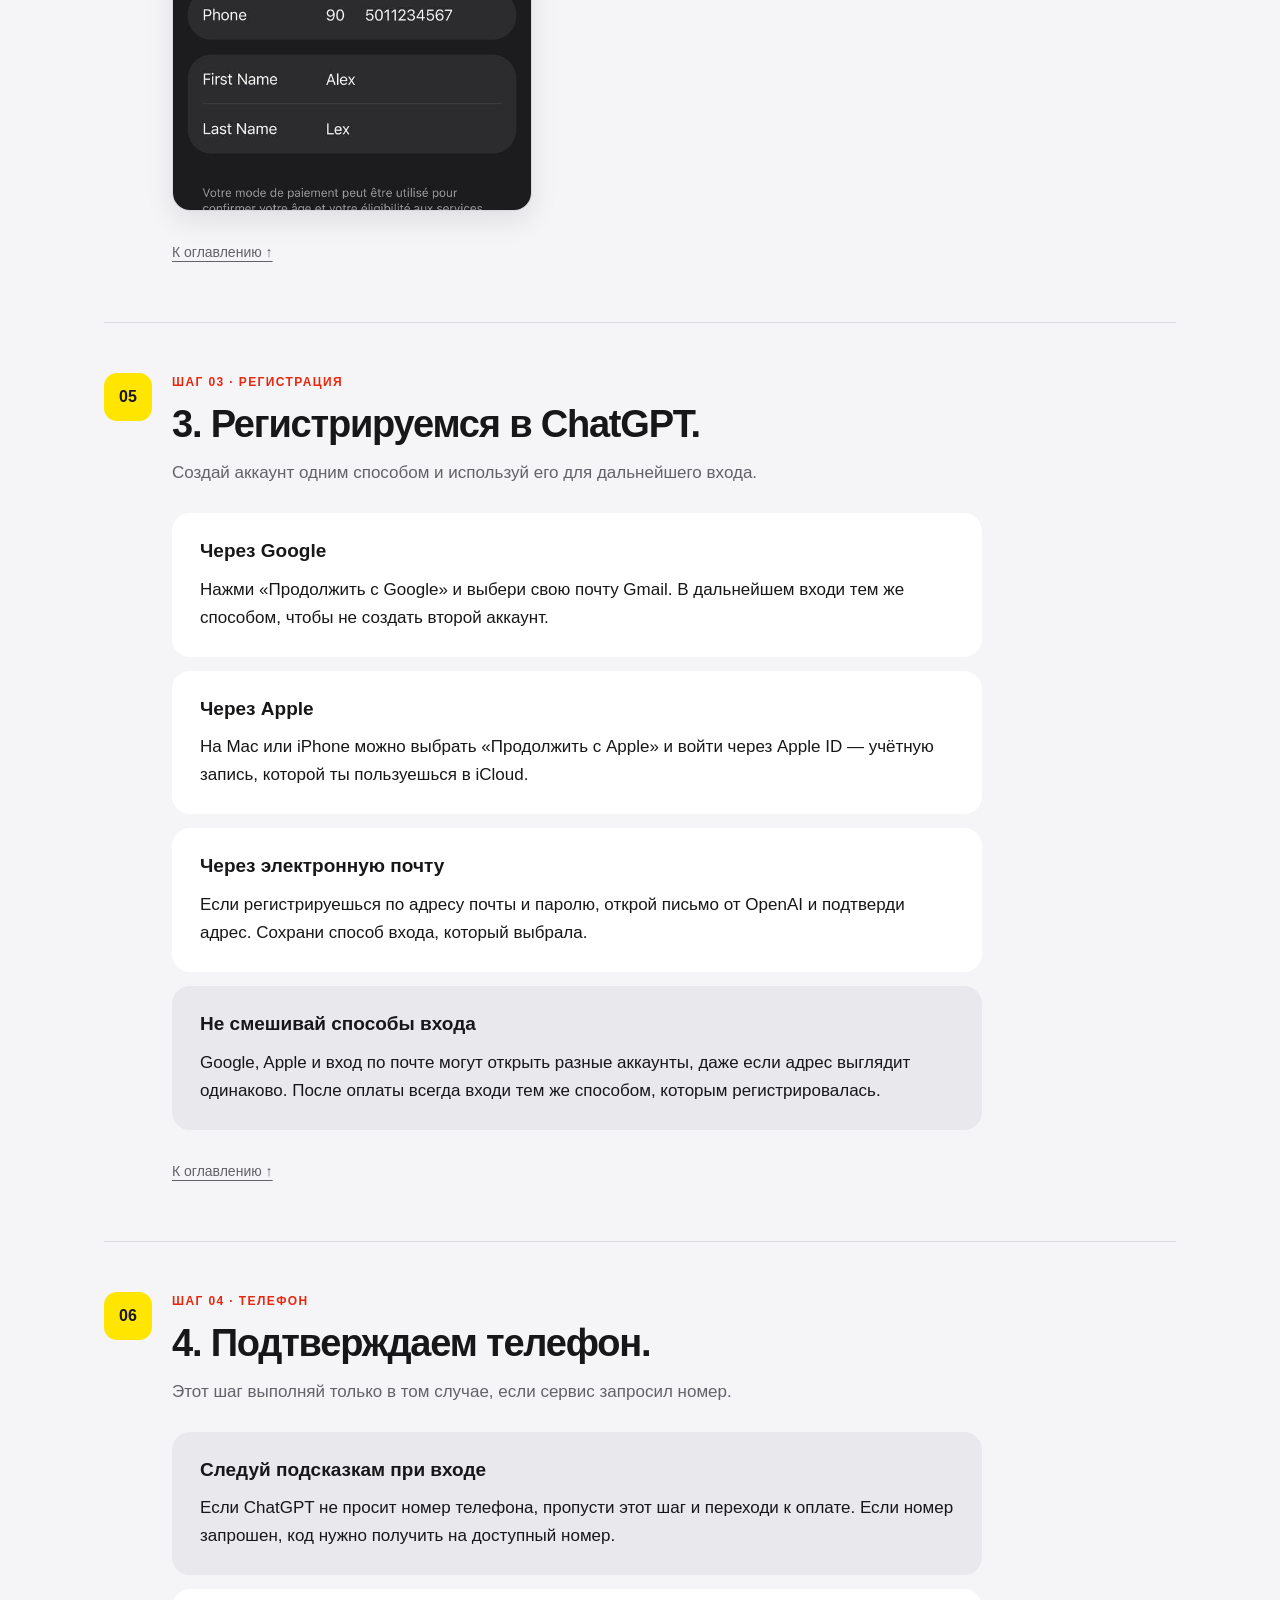
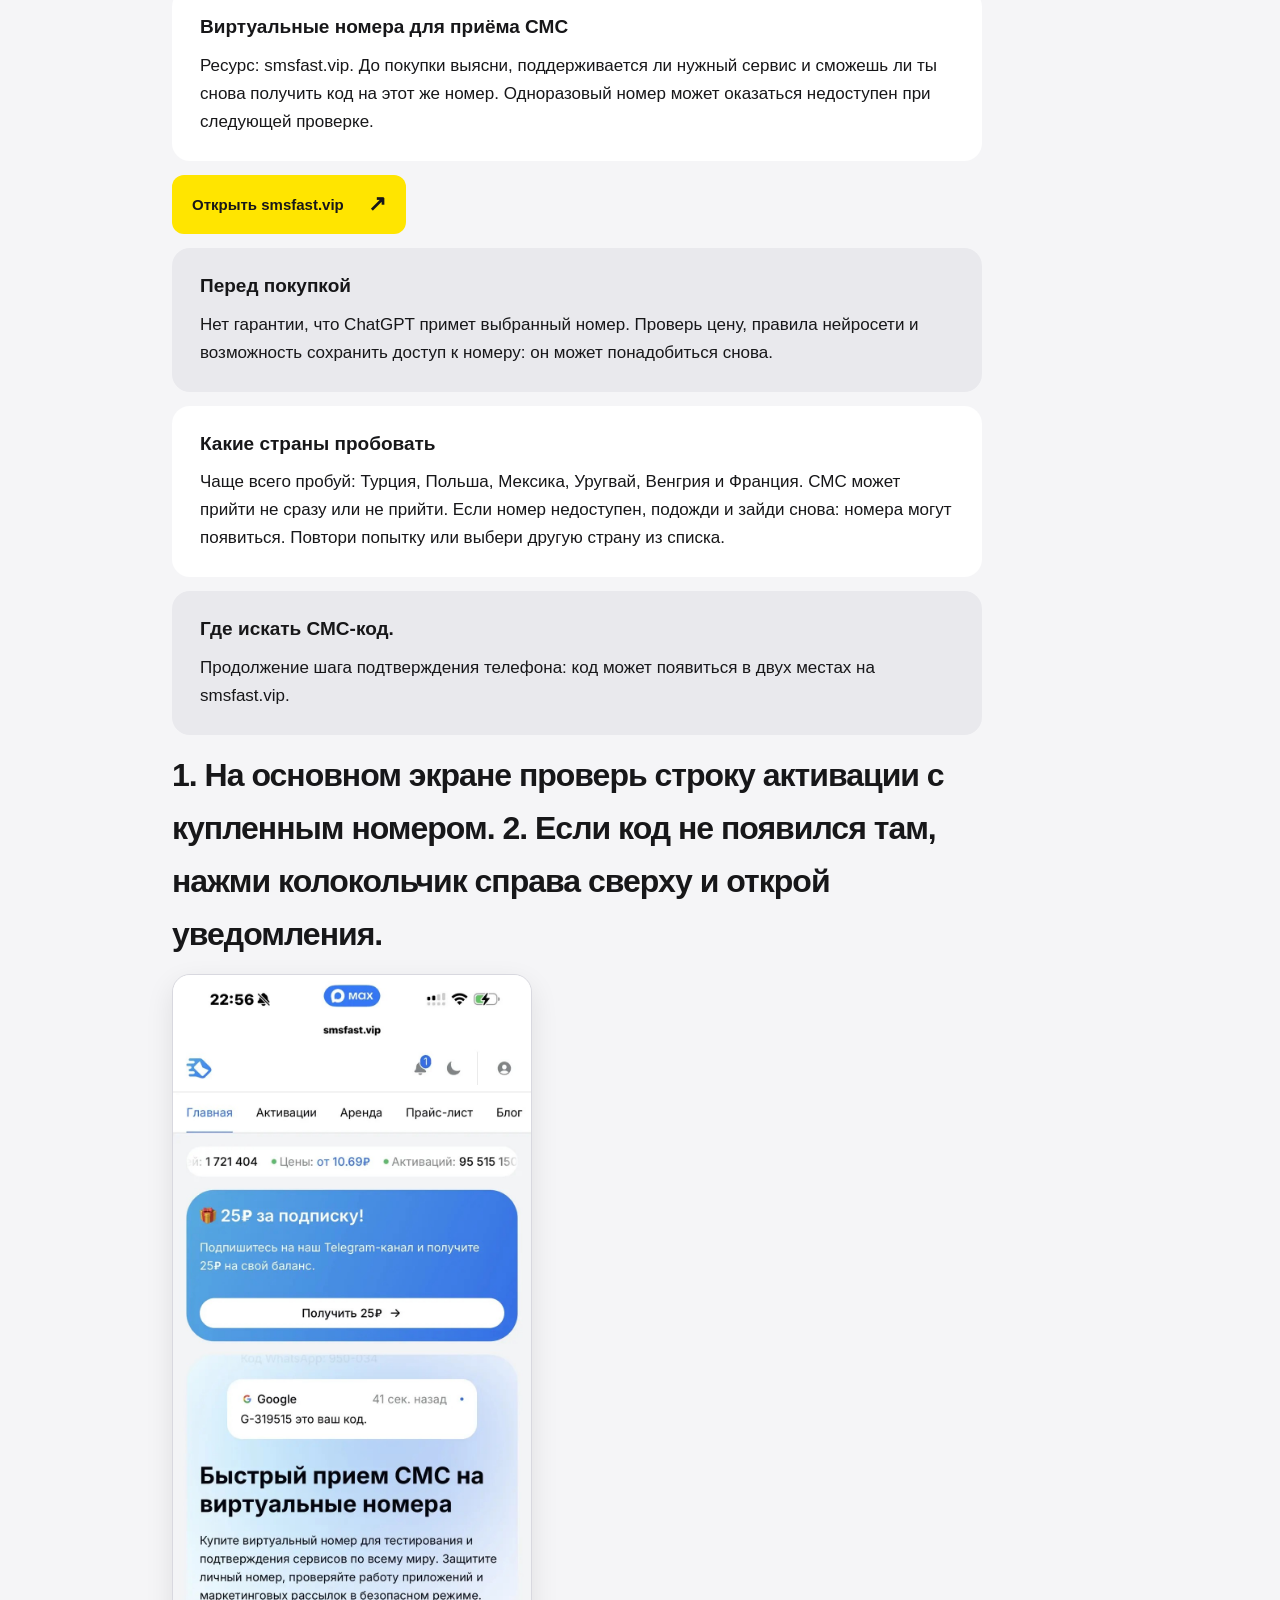
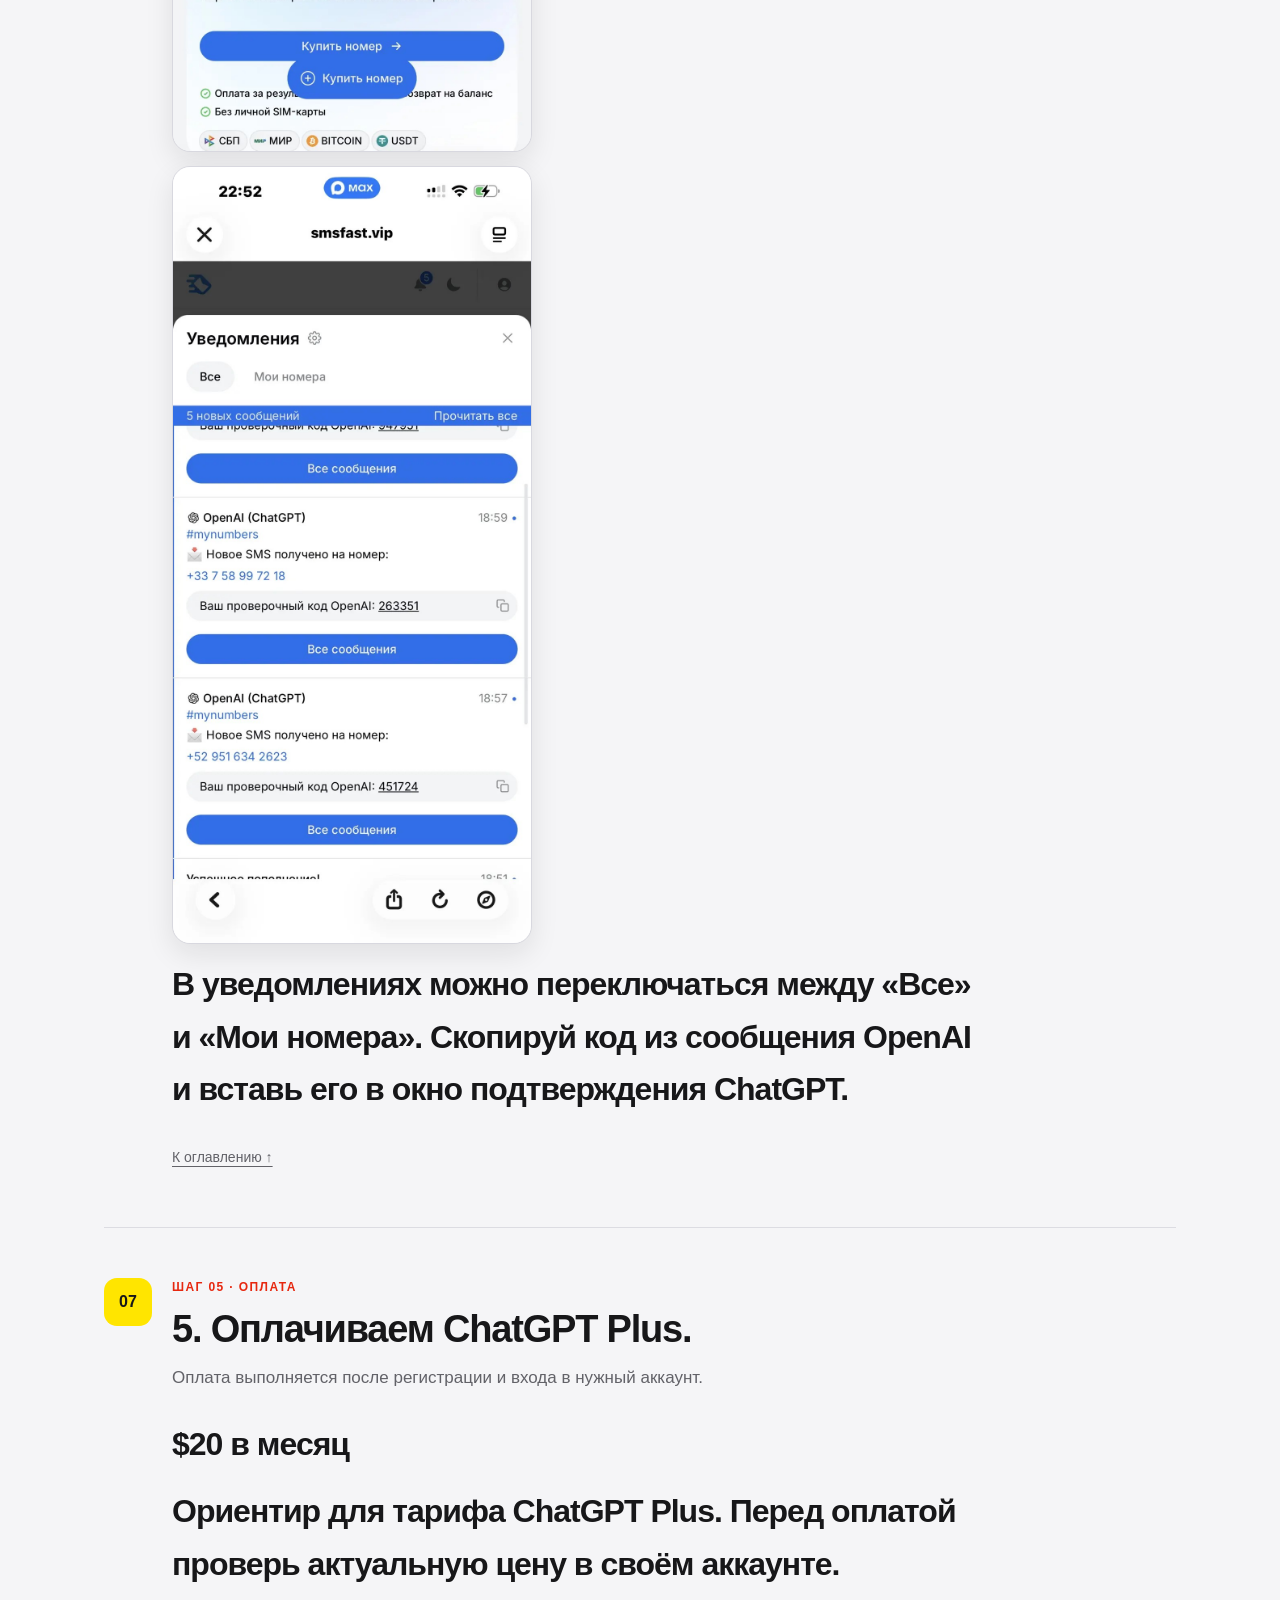
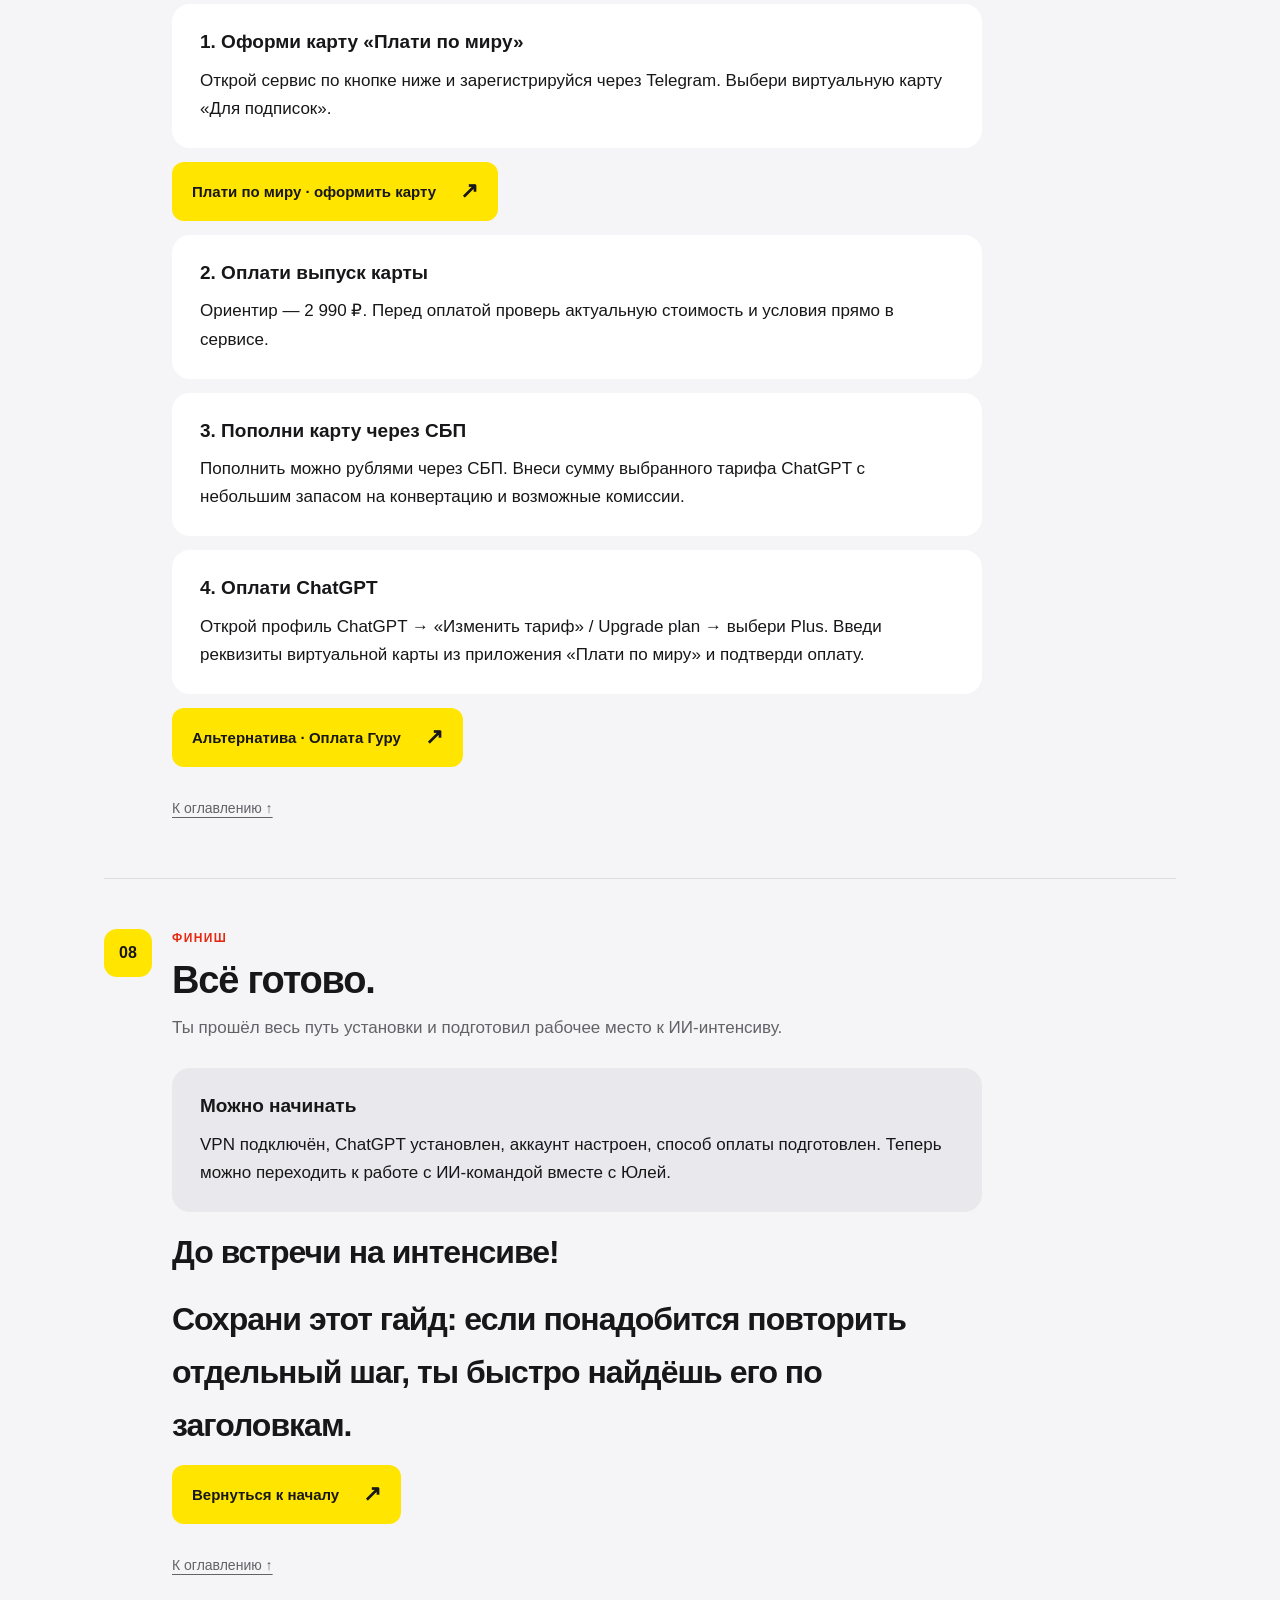
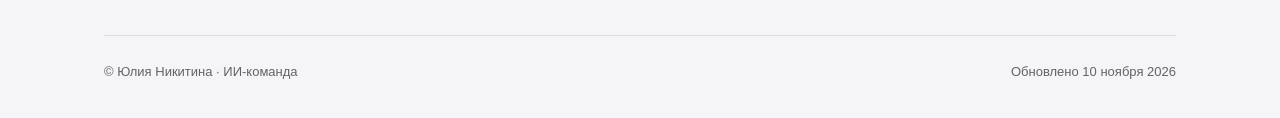
<file: guide/index.html>
<!doctype html><html lang="ru"><head><meta charset="utf-8"><meta name="viewport" content="width=device-width, initial-scale=1"><meta name="theme-color" content="#f5f5f7"><meta name="robots" content="noindex, follow"><title>Подготовка к интенсиву — ИИ-команда с Юлей</title><meta name="description" content="Пошаговый гайд подготовки к интенсиву ИИ-команда с Юлей: компьютер, ChatGPT, вход и оплата."><style>
:root{--ink:#171719;--muted:#626268;--paper:#f5f5f7;--pale:#e9e9ed;--yellow:#ffe500;--red:#e62810}*{box-sizing:border-box}html{scroll-behavior:smooth;scroll-padding-top:90px}body{margin:0;background:var(--paper);color:var(--ink);font:17px/1.65 Arial,sans-serif}a{color:inherit;text-decoration:none}a:focus-visible,input:focus-visible,summary:focus-visible{outline:3px solid var(--red);outline-offset:5px}header{border-bottom:1px solid #dddde2;background:#f5f5f7f5;position:sticky;top:0;z-index:5;backdrop-filter:blur(12px)}.header-inner{max-width:1160px;margin:auto;padding:16px 24px;display:flex;justify-content:space-between;align-items:center;gap:16px}.brand{font-weight:800;letter-spacing:-1px;font-size:23px;display:flex;align-items:center;gap:10px}.brand b{background:var(--yellow);border-radius:50%;width:34px;height:34px;display:grid;place-items:center}.header-link{font-size:14px;font-weight:700;padding:8px}main{max-width:1120px;margin:auto;padding:0 24px}.hero{padding:70px 0 44px;display:grid;grid-template-columns:1.3fr 1fr;gap:52px;align-items:center}.eyebrow{color:var(--red);font-size:12px;letter-spacing:1.4px;font-weight:700;margin:0 0 14px;text-transform:uppercase}h1{font-size:clamp(42px,5.5vw,70px);line-height:1.05;letter-spacing:-2.7px;margin:0 0 24px}h1 em{font-style:normal;background:var(--yellow);padding:0 8px 3px;border-radius:5px}h2{font-size:clamp(26px,3.4vw,38px);letter-spacing:-1.2px;line-height:1.15;margin:0 0 12px}h3{font-size:19px;line-height:1.35;margin:0 0 12px}p{margin:0 0 16px}p:last-child{margin-bottom:0}.intro{color:var(--muted)}.button{background:var(--yellow);display:inline-flex;gap:24px;align-items:center;justify-content:space-between;min-height:52px;padding:14px 20px;border-radius:12px;font-size:15px;line-height:1.4;font-weight:700;max-width:100%;transition:background .15s}.button:hover{background:#f4d900}.button span{font-size:22px;flex-shrink:0}.actions{display:flex;flex-wrap:wrap;gap:12px;margin-top:28px}.secondary{background:#fff;border:1px solid #d8d8df}.hero-note{background:var(--pale);border-radius:24px;padding:30px;position:relative}.hero-note .label{display:inline-block;background:#fff;border-radius:8px;font-size:12px;letter-spacing:1px;font-weight:bold;padding:6px 12px;margin-bottom:22px}.need{padding:18px 0;border-bottom:1px solid #cfcfd7}.need:last-child{border:0;padding-bottom:0}.need strong{display:block;font-size:20px}.need p{font-size:15px;color:#494950}.toc{border:1px solid #dcdce2;border-radius:20px;background:white;margin:12px 0 52px;padding:8px 24px}.toc summary{cursor:pointer;font-weight:bold;padding:16px 0;font-size:19px;min-height:52px}.toc nav{display:grid;grid-template-columns:1fr 1fr;gap:4px 22px;padding-bottom:20px}.toc a{display:flex;gap:14px;padding:10px 8px;min-height:48px;border-radius:8px;font-size:15px}.toc a:hover{background:var(--paper)}.toc a span{color:var(--red);font-size:12px;padding-top:3px}.section{padding:50px 0;border-top:1px solid #dcdce2;scroll-margin-top:10px}.section-head{display:flex;gap:20px;margin-bottom:26px}.number{display:grid;place-items:center;background:var(--yellow);border-radius:13px;min-width:48px;height:48px;font-size:16px;font-weight:bold}.section-head .eyebrow{margin-bottom:10px}.section-body{max-width:810px;margin-left:68px;display:flex;flex-direction:column;align-items:flex-start;gap:14px}.card{background:#fff;border-radius:18px;padding:25px 28px;width:100%}.card p{font-size:17px}.card.pale{background:var(--pale)}.back{display:inline-block;margin:22px 0 0 68px;padding:8px 0;font-size:14px;color:var(--muted);text-decoration:underline;text-underline-offset:4px}.price{font-size:32px;font-weight:700;letter-spacing:-1px;margin:0}.check{display:flex;align-items:center;gap:16px;padding:18px 22px;border-radius:14px;background:#fff;width:100%;cursor:pointer}.check input{width:23px;height:23px;accent-color:#d8bf00;flex-shrink:0}.check:has(input:checked){background:#fff9c4}.download{padding:35px;background:var(--pale);border-radius:24px;margin:25px 0 50px}.download h2{font-size:28px}footer{padding:25px 0 35px;border-top:1px solid #dcdce2;color:var(--muted);display:flex;justify-content:space-between;font-size:13px;gap:15px}.skip{position:absolute;left:12px;top:-100px}.skip:focus{top:12px;background:var(--yellow);padding:14px;z-index:10}@media(max-width:650px){body{font-size:16px}.header-inner{padding:12px 18px}.brand{font-size:20px}.header-link{font-size:12px}main{padding:0 18px}.hero{grid-template-columns:1fr;gap:28px;padding:38px 0 25px}h1{font-size:44px;letter-spacing:-1.7px}.hero-note{padding:23px;border-radius:20px}.toc{padding:4px 18px;margin-bottom:25px}.toc nav{grid-template-columns:1fr}.section{padding:32px 0}.section-head{gap:12px}.number{min-width:37px;height:37px;border-radius:10px;font-size:13px}.section-body{margin:0}.section-head .eyebrow{font-size:10px;letter-spacing:.8px}h2{font-size:28px;letter-spacing:-.8px}.card{padding:22px}.card p{font-size:16px}.button{width:100%;min-height:54px}.back{margin-left:0}.download{padding:24px}footer{flex-direction:column}}@media(prefers-reduced-motion:reduce){html{scroll-behavior:auto}}@media print{header,.toc,.back,.actions,.download{display:none}.hero{display:block}.section{break-inside:avoid}.button{background:none;text-decoration:underline}.button[href^="http"]:after{content:" (" attr(href) ")";font-weight:normal;font-size:10px}body{font-size:12px}}
.guide-title{background:var(--yellow);border-radius:24px;padding:32px 36px}.guide-title p{color:var(--red);font-size:12px;font-weight:800;letter-spacing:1.2px;margin:0 0 10px}.guide-title h1{font-size:clamp(34px,4.5vw,58px);margin:0}.start-title{margin-top:28px}.guide-shot{display:block;width:min(100%,360px);height:auto;border-radius:18px;border:1px solid #d8d8df;background:#fff;box-shadow:0 10px 28px #17171918}@media(max-width:650px){.guide-title{padding:24px 22px;border-radius:18px}.guide-title h1{font-size:34px}}</style></head><body><a class="skip" href="#computer">Перейти к шагам</a><header><div class="header-inner"><a class="brand" href="#top" aria-label="ИИ-команда — начало">ии-команда <b aria-hidden="true">↗</b></a><a class="header-link" href="#map">Все шаги ↓</a></div></header><main id="top"><div class="hero"><div class="guide-title"><p>ИИ-КОМАНДА С ЮЛЕЙ</p><h1>Пошаговый гайд установки<br>к ИИ-интенсиву.</h1></div><h2 class="start-title">Что сделать до старта.</h2></div><details class="toc" id="map" open><summary>Твой маршрут · все шаги</summary><nav aria-label="Оглавление"><a href="#incy"><span>01</span>1. VPN на компьютере</a><a href="#vpn_mobile"><span>02</span>1. VPN на телефоне</a><a href="#computer"><span>03</span>2. Скачиваем ChatGPT</a><a href="#iphone_region"><span>04</span>iPhone: меняем регион</a><a href="#register"><span>05</span>3. Регистрируемся в ChatGPT</a><a href="#phone"><span>06</span>4. Подтверждаем телефон</a><a href="#account"><span>07</span>5. Оплачиваем ChatGPT Plus</a><a href="#finish"><span>08</span>Всё готово</a></nav></details><section id="incy" class="section"><div class="section-head"><span class="number">01</span><div><p class="eyebrow">ШАГ 01 · WINDOWS И MAC</p><h2>1. VPN на компьютере.</h2><p class="intro">Выбери HAPP или INCY для своей операционной системы.</p></div></div><div class="section-body"><a class="button" href="https://github.com/Happ-proxy/happ-desktop/releases/latest/download/setup-Happ.x64.exe" target="_blank" rel="noopener noreferrer">Windows · скачать HAPP<span aria-hidden="true">↗</span></a><a class="button" href="https://github.com/INCY-DEV/incy-platforms/releases/download/latest/incy-windows-setup.exe" target="_blank" rel="noopener noreferrer">Windows · скачать INCY<span aria-hidden="true">↗</span></a><a class="button" href="https://github.com/INCY-DEV/incy-platforms/releases/download/latest/incy-macos-arm64.dmg" target="_blank" rel="noopener noreferrer">Mac M1 и новее · INCY<span aria-hidden="true">↗</span></a><a class="button" href="https://github.com/INCY-DEV/incy-platforms/releases/download/latest/incy-macos-intel.dmg" target="_blank" rel="noopener noreferrer">Mac Intel · INCY<span aria-hidden="true">↗</span></a><div class="card "><h3>1. Выбери версию</h3><p>Все четыре кнопки ведут прямо на официальные файлы разработчиков в GitHub. Для Windows можно выбрать HAPP или INCY. На Mac проверь процессор: меню Apple → «Об этом Mac», затем скачай INCY для M1/M2/M3/M4 или для Intel.</p></div><div class="card "><h3>2. Установи приложение</h3><p>Запусти скачанный файл и следуй подсказкам системы. Если загрузка открыта внутри Telegram или MAX и не начинается, открой ссылку во внешнем браузере.</p></div><div class="card "><h3>3. Учти предупреждение Windows</h3><p>Windows SmartScreen может показать предупреждение для нового установщика. Скачивай файл только по официальной ссылке Happ-proxy или INCY-DEV из этого гайда.</p></div><div class="card pale"><h3>Проверено 10 ноября 2026</h3><p>Все ссылки выше проверены: официальный GitHub возвращает актуальные установочные файлы для Windows и обеих версий Mac.</p></div></div><a class="back" href="#map">К оглавлению ↑</a></section><section id="vpn_mobile" class="section"><div class="section-head"><span class="number">02</span><div><p class="eyebrow">ШАГ 01 · ANDROID И IPHONE</p><h2>1. VPN на телефоне.</h2><p class="intro">Установи приложение на телефон, затем оформи подписку и добавь полученный ключ.</p></div></div><div class="section-body"><a class="button" href="https://github.com/INCY-DEV/incy-platforms/releases/download/latest/Incy.apk" target="_blank" rel="noopener noreferrer">Android · скачать INCY<span aria-hidden="true">↗</span></a><a class="button" href="https://apps.apple.com/us/app/incy/id6756943388" target="_blank" rel="noopener noreferrer">iPhone · скачать INCY<span aria-hidden="true">↗</span></a><a class="button" href="https://t.me/Enot_vpn_net_bot?start=576997962">Открыть бота «Енот» в Telegram<span aria-hidden="true">↗</span></a><div class="card "><h3>1. Скачай приложение</h3><p>На Android скачай официальный APK INCY из GitHub разработчика. На iPhone установи INCY из App Store. Если ссылка открыта внутри Telegram или MAX, выбери «Открыть во внешнем браузере».</p></div><div class="card "><h3>2. Оформи подписку в Telegram</h3><p>Открой бота «Енот» и оформи подписку. Если сначала открылась страница Telegram, нажми START BOT; без приложения можно выбрать OPEN IN WEB. Ориентир — 199 ₽; актуальную цену и срок подписки проверь в боте перед оплатой.</p></div><div class="card "><h3>3. Получи и добавь ключ</h3><p>После оплаты скопируй в боте ссылку-ключ целиком. Открой установленное приложение, нажми «+» или «Добавить», вставь ссылку и подтверди импорт. Затем выбери сервер и включи VPN.</p></div><div class="card pale"><h3>Важно</h3><p>Приложение скачивается отдельно, а подписка оформляется в боте. Ключ из бота нужно вставить в выбранное приложение: HAPP или INCY.</p></div></div><a class="back" href="#map">К оглавлению ↑</a></section><section id="computer" class="section"><div class="section-head"><span class="number">03</span><div><p class="eyebrow">ШАГ 02 · CHATGPT</p><h2>2. Скачиваем ChatGPT.</h2><p class="intro">Сначала проверь систему, затем выбери установщик для своего компьютера.</p></div></div><div class="section-body"><div class="card "><h3>Windows 11</h3><p>64-разрядная система x64 или ARM64.<br>Проверка: Пуск → Параметры → Система → О системе.</p></div><div class="card "><h3>Mac</h3><p>macOS 14 и новее. Процессор Apple Silicon (M1 и новее) или Intel.<br>Проверка: меню Apple → Об этом Mac.</p></div><div class="card pale"><h3>Если система старее</h3><p>Проверь доступные обновления: Windows — Центр обновления Windows; Mac — Системные настройки → Основные → Обновление ПО. Обновляй штатным способом, если компьютер поддерживает нужную версию.</p></div><div class="card "><h3>Что скачиваем</h3><p>Установи официальное приложение ChatGPT от OpenAI, открой его и войди в аккаунт. На компьютере ChatGPT и Codex находятся в одном окне. На телефоне войди в тот же аккаунт.</p></div><a class="button" href="https://chatgpt.com/download/" target="_blank" rel="noopener noreferrer">Windows или Mac<span aria-hidden="true">↗</span></a><a class="button" href="https://apps.apple.com/tr/app/chatgpt/id6448311069" target="_blank" rel="noopener noreferrer">iPhone · App Store<span aria-hidden="true">↗</span></a><a class="button" href="https://play.google.com/store/apps/details?id=com.openai.chatgpt" target="_blank" rel="noopener noreferrer">Android · Google Play<span aria-hidden="true">↗</span></a></div><a class="back" href="#map">К оглавлению ↑</a></section><section id="iphone_region" class="section"><div class="section-head"><span class="number">04</span><div><p class="eyebrow">ШАГ 02 · IPHONE</p><h2>iPhone: меняем регион.</h2><p class="intro">Если ChatGPT не находится в App Store, открой настройки Apple ID и временно выбери регион Türkiye.</p></div></div><div class="section-body"><p class="price">Путь: Настройки → твоё имя / Apple ID → Контент и покупки → Просмотреть → Страна/регион → Изменить страну или регион.</p><p class="price">Выбери Türkiye. Затем перепиши данные точно со скринов ниже. Способ оплаты — None. После сохранения снова открой App Store и скачай официальное приложение ChatGPT от OpenAI.</p><img class="guide-shot" src="assets/iphone-region-menu.jpg" alt="iphone-region-menu" loading="lazy"><img class="guide-shot" src="assets/iphone-region-details.jpg" alt="iphone-region-details" loading="lazy"></div><a class="back" href="#map">К оглавлению ↑</a></section><section id="register" class="section"><div class="section-head"><span class="number">05</span><div><p class="eyebrow">ШАГ 03 · РЕГИСТРАЦИЯ</p><h2>3. Регистрируемся в ChatGPT.</h2><p class="intro">Создай аккаунт одним способом и используй его для дальнейшего входа.</p></div></div><div class="section-body"><div class="card "><h3>Через Google</h3><p>Нажми «Продолжить с Google» и выбери свою почту Gmail. В дальнейшем входи тем же способом, чтобы не создать второй аккаунт.</p></div><div class="card "><h3>Через Apple</h3><p>На Mac или iPhone можно выбрать «Продолжить с Apple» и войти через Apple ID — учётную запись, которой ты пользуешься в iCloud.</p></div><div class="card "><h3>Через электронную почту</h3><p>Если регистрируешься по адресу почты и паролю, открой письмо от OpenAI и подтверди адрес. Сохрани способ входа, который выбрала.</p></div><div class="card pale"><h3>Не смешивай способы входа</h3><p>Google, Apple и вход по почте могут открыть разные аккаунты, даже если адрес выглядит одинаково. После оплаты всегда входи тем же способом, которым регистрировалась.</p></div></div><a class="back" href="#map">К оглавлению ↑</a></section><section id="phone" class="section"><div class="section-head"><span class="number">06</span><div><p class="eyebrow">ШАГ 04 · ТЕЛЕФОН</p><h2>4. Подтверждаем телефон.</h2><p class="intro">Этот шаг выполняй только в том случае, если сервис запросил номер.</p></div></div><div class="section-body"><div class="card pale"><h3>Следуй подсказкам при входе</h3><p>Если ChatGPT не просит номер телефона, пропусти этот шаг и переходи к оплате. Если номер запрошен, код нужно получить на доступный номер.</p></div><div class="card "><h3>Виртуальные номера для приёма СМС</h3><p>Ресурс: smsfast.vip. До покупки выясни, поддерживается ли нужный сервис и сможешь ли ты снова получить код на этот же номер. Одноразовый номер может оказаться недоступен при следующей проверке.</p></div><a class="button" href="https://smsfast.vip" target="_blank" rel="noopener noreferrer">Открыть smsfast.vip<span aria-hidden="true">↗</span></a><div class="card pale"><h3>Перед покупкой</h3><p>Нет гарантии, что ChatGPT примет выбранный номер. Проверь цену, правила нейросети и возможность сохранить доступ к номеру: он может понадобиться снова.</p></div><div class="card "><h3>Какие страны пробовать</h3><p>Чаще всего пробуй: Турция, Польша, Мексика, Уругвай, Венгрия и Франция. СМС может прийти не сразу или не прийти. Если номер недоступен, подожди и зайди снова: номера могут появиться. Повтори попытку или выбери другую страну из списка.</p></div><div class="card pale"><h3>Где искать СМС-код.</h3><p>Продолжение шага подтверждения телефона: код может появиться в двух местах на smsfast.vip.</p></div><p class="price">1. На основном экране проверь строку активации с купленным номером. 2. Если код не появился там, нажми колокольчик справа сверху и открой уведомления.</p><img class="guide-shot" src="assets/smsfast-main-bell.jpg" alt="smsfast-main-bell" loading="lazy"><img class="guide-shot" src="assets/smsfast-notifications.jpg" alt="smsfast-notifications" loading="lazy"><p class="price">В уведомлениях можно переключаться между «Все» и «Мои номера». Скопируй код из сообщения OpenAI и вставь его в окно подтверждения ChatGPT.</p></div><a class="back" href="#map">К оглавлению ↑</a></section><section id="account" class="section"><div class="section-head"><span class="number">07</span><div><p class="eyebrow">ШАГ 05 · ОПЛАТА</p><h2>5. Оплачиваем ChatGPT Plus.</h2><p class="intro">Оплата выполняется после регистрации и входа в нужный аккаунт.</p></div></div><div class="section-body"><p class="price">$20 в месяц</p><p class="price">Ориентир для тарифа ChatGPT Plus. Перед оплатой проверь актуальную цену в своём аккаунте.</p><div class="card "><h3>1. Оформи карту «Плати по миру»</h3><p>Открой сервис по кнопке ниже и зарегистрируйся через Telegram. Выбери виртуальную карту «Для подписок».</p></div><a class="button" href="https://platipomiru.com/?code=C8RV2BI7" target="_blank" rel="noopener noreferrer">Плати по миру · оформить карту<span aria-hidden="true">↗</span></a><div class="card "><h3>2. Оплати выпуск карты</h3><p>Ориентир — 2 990 ₽. Перед оплатой проверь актуальную стоимость и условия прямо в сервисе.</p></div><div class="card "><h3>3. Пополни карту через СБП</h3><p>Пополнить можно рублями через СБП. Внеси сумму выбранного тарифа ChatGPT с небольшим запасом на конвертацию и возможные комиссии.</p></div><div class="card "><h3>4. Оплати ChatGPT</h3><p>Открой профиль ChatGPT → «Изменить тариф» / Upgrade plan → выбери Plus. Введи реквизиты виртуальной карты из приложения «Плати по миру» и подтверди оплату.</p></div><a class="button" href="https://t.me/oplataguru">Альтернатива · Оплата Гуру<span aria-hidden="true">↗</span></a></div><a class="back" href="#map">К оглавлению ↑</a></section><section id="finish" class="section"><div class="section-head"><span class="number">08</span><div><p class="eyebrow">ФИНИШ</p><h2>Всё готово.</h2><p class="intro">Ты прошёл весь путь установки и подготовил рабочее место к ИИ-интенсиву.</p></div></div><div class="section-body"><div class="card pale"><h3>Можно начинать</h3><p>VPN подключён, ChatGPT установлен, аккаунт настроен, способ оплаты подготовлен. Теперь можно переходить к работе с ИИ-командой вместе с Юлей.</p></div><p class="price">До встречи на интенсиве!</p><p class="price">Сохрани этот гайд: если понадобится повторить отдельный шаг, ты быстро найдёшь его по заголовкам.</p><a class="button" href="#map">Вернуться к началу<span aria-hidden="true">↗</span></a></div><a class="back" href="#map">К оглавлению ↑</a></section><footer><span>© Юлия Никитина · ИИ-команда</span><span>Обновлено 10 ноября 2026</span></footer></main></body></html>
</file>
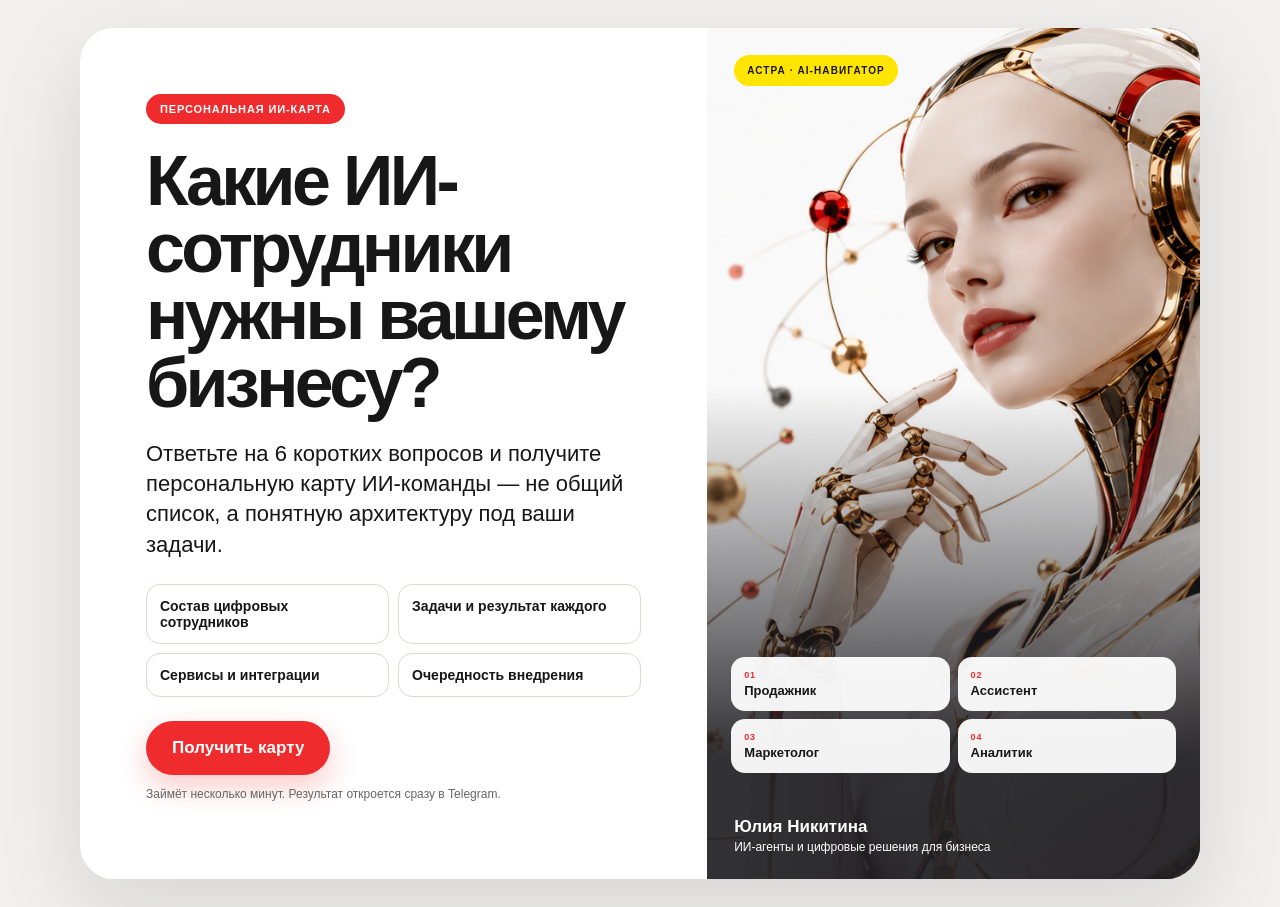
<file: map/index.html>
<!doctype html>
<html lang="ru">
<head>
  <meta charset="utf-8">
  <meta name="viewport" content="width=device-width,initial-scale=1">
  <title>Какие ИИ-сотрудники нужны вашему бизнесу?</title>
  <meta name="description" content="Получите персональную карту ИИ-команды для вашего бизнеса.">
  <meta property="og:title" content="Какие ИИ-сотрудники нужны вашему бизнесу?">
  <meta property="og:description" content="Получить карту">
  <meta property="og:type" content="website">
  <meta property="og:image" content="https://juliyanikitina.github.io/ai/assets/astra-ai-map-horizontal.png?v=2">
  <meta name="theme-color" content="#ef2b2d">
  <style>
    :root{--red:#ef2b2d;--yellow:#ffe500;--ink:#171717;--paper:#f1f0ee;--white:#fff;--line:#ded8d1}*{box-sizing:border-box}body{margin:0;background:var(--paper);color:var(--ink);font-family:Arial,sans-serif}.wrap{width:min(1120px,calc(100% - 28px));margin:auto}.hero{min-height:100svh;display:grid;place-items:center;padding:28px 0}.card{width:100%;background:#fff;border-radius:34px;overflow:hidden;display:grid;grid-template-columns:1.12fr .88fr;box-shadow:0 30px 90px rgba(20,20,20,.12)}.copy{padding:clamp(30px,5.3vw,66px)}.gift{display:inline-flex;align-items:center;gap:9px;background:var(--red);color:#fff;border-radius:999px;padding:9px 14px;font-size:11px;font-weight:900;letter-spacing:.08em}.gift-icon{width:24px;height:24px;position:relative}h1{font-size:clamp(42px,6vw,70px);line-height:.96;letter-spacing:-.052em;margin:24px 0 17px;max-width:760px}.lead{font-size:clamp(17px,2vw,22px);line-height:1.38;max-width:660px}.features{display:grid;grid-template-columns:1fr 1fr;gap:9px;margin:24px 0}.features div{border:1px solid var(--line);border-radius:14px;padding:13px;font-size:14px;font-weight:700}.cta{display:inline-block;background:var(--red);color:#fff;text-decoration:none;font-weight:900;font-size:17px;padding:17px 26px;border-radius:999px;box-shadow:0 12px 30px rgba(239,43,45,.25)}.note{font-size:12px;color:#666;margin-top:12px}.visual{position:relative;min-height:650px;background:#202024;color:#fff;overflow:hidden}.robot{position:absolute;inset:0;width:100%;height:100%;object-fit:cover;object-position:60% 45%}.visual:after{content:"";position:absolute;inset:0;background:linear-gradient(180deg,rgba(32,32,36,.02) 42%,rgba(32,32,36,.92) 86%)}.astra{position:absolute;z-index:2;top:27px;left:27px;background:var(--yellow);color:#171717;border-radius:999px;padding:10px 13px;font-size:10px;font-weight:900;letter-spacing:.11em}.stack{position:absolute;z-index:2;left:24px;right:24px;bottom:106px;display:grid;grid-template-columns:1fr 1fr;gap:8px}.visual .role{background:rgba(255,255,255,.94);color:#171717;border-radius:14px;padding:13px;font-size:13px;font-weight:900}.visual .role span{display:block;color:var(--red);font-size:9px;text-transform:uppercase;letter-spacing:.1em;margin-bottom:3px}.author{position:absolute;z-index:2;left:27px;right:27px;bottom:25px;margin:0;font-size:12px}.author b{display:block;font-size:17px}.visual:before{content:"";position:absolute;z-index:1;inset:0;background:url('../assets/ai-molecule-frame.png') center/cover no-repeat;opacity:.28}
    @media(max-width:780px){.hero{padding:10px 0}.card{grid-template-columns:1fr;border-radius:24px}.copy{padding:26px 19px}.visual{min-height:440px}.robot{object-position:58% 42%}.features{grid-template-columns:1fr 1fr}h1{font-size:42px}.lead{font-size:17px}.cta{display:block;text-align:center}.stack{bottom:90px}.author{bottom:20px}}
    .author{display:flex;align-items:center;gap:14px}.author img{width:78px;height:78px;object-fit:cover;object-position:50% 34%;border-radius:50%;border:5px solid #fff;box-shadow:0 8px 24px rgba(80,0,0,.22)}.author b{margin-bottom:3px}@media(max-width:780px){.author img{width:72px;height:72px}}
    .gift-icon{flex:0 0 34px;width:34px;height:34px;background:transparent;box-shadow:none}.gift-icon:before,.gift-icon:after{display:none}.gift-icon svg{display:block;width:34px;height:34px;filter:drop-shadow(0 2px 1px rgba(87,0,0,.18))}
  </style>
</head>
<body>
  <main class="hero"><div class="wrap"><section class="card">
    <div class="copy">
      <div class="gift">ПЕРСОНАЛЬНАЯ ИИ-КАРТА</div>
      <h1>Какие ИИ-сотрудники нужны вашему бизнесу?</h1>
      <p class="lead">Ответьте на 6 коротких вопросов и получите персональную карту ИИ-команды — не общий список, а понятную архитектуру под ваши задачи.</p>
      <div class="features"><div>Состав цифровых сотрудников</div><div>Задачи и результат каждого</div><div>Сервисы и интеграции</div><div>Очередность внедрения</div></div>
      <a class="cta" href="https://t.me/ai_komanda_intensive_bot?start=event_ai_map">Получить карту</a>
      <p class="note">Займёт несколько минут. Результат откроется сразу в Telegram.</p>
    </div>
    <aside class="visual"><img class="robot" src="../assets/ai-robot-network.png" alt="Астра — навигатор по ИИ-команде"><div class="astra">АСТРА · AI-НАВИГАТОР</div><div class="stack"><div class="role"><span>01</span>Продажник</div><div class="role"><span>02</span>Ассистент</div><div class="role"><span>03</span>Маркетолог</div><div class="role"><span>04</span>Аналитик</div></div><div class="author"><div><b>Юлия Никитина</b>ИИ-агенты и цифровые решения для бизнеса</div></div></aside>
  </section></div></main>
</body>
</html>
</file>
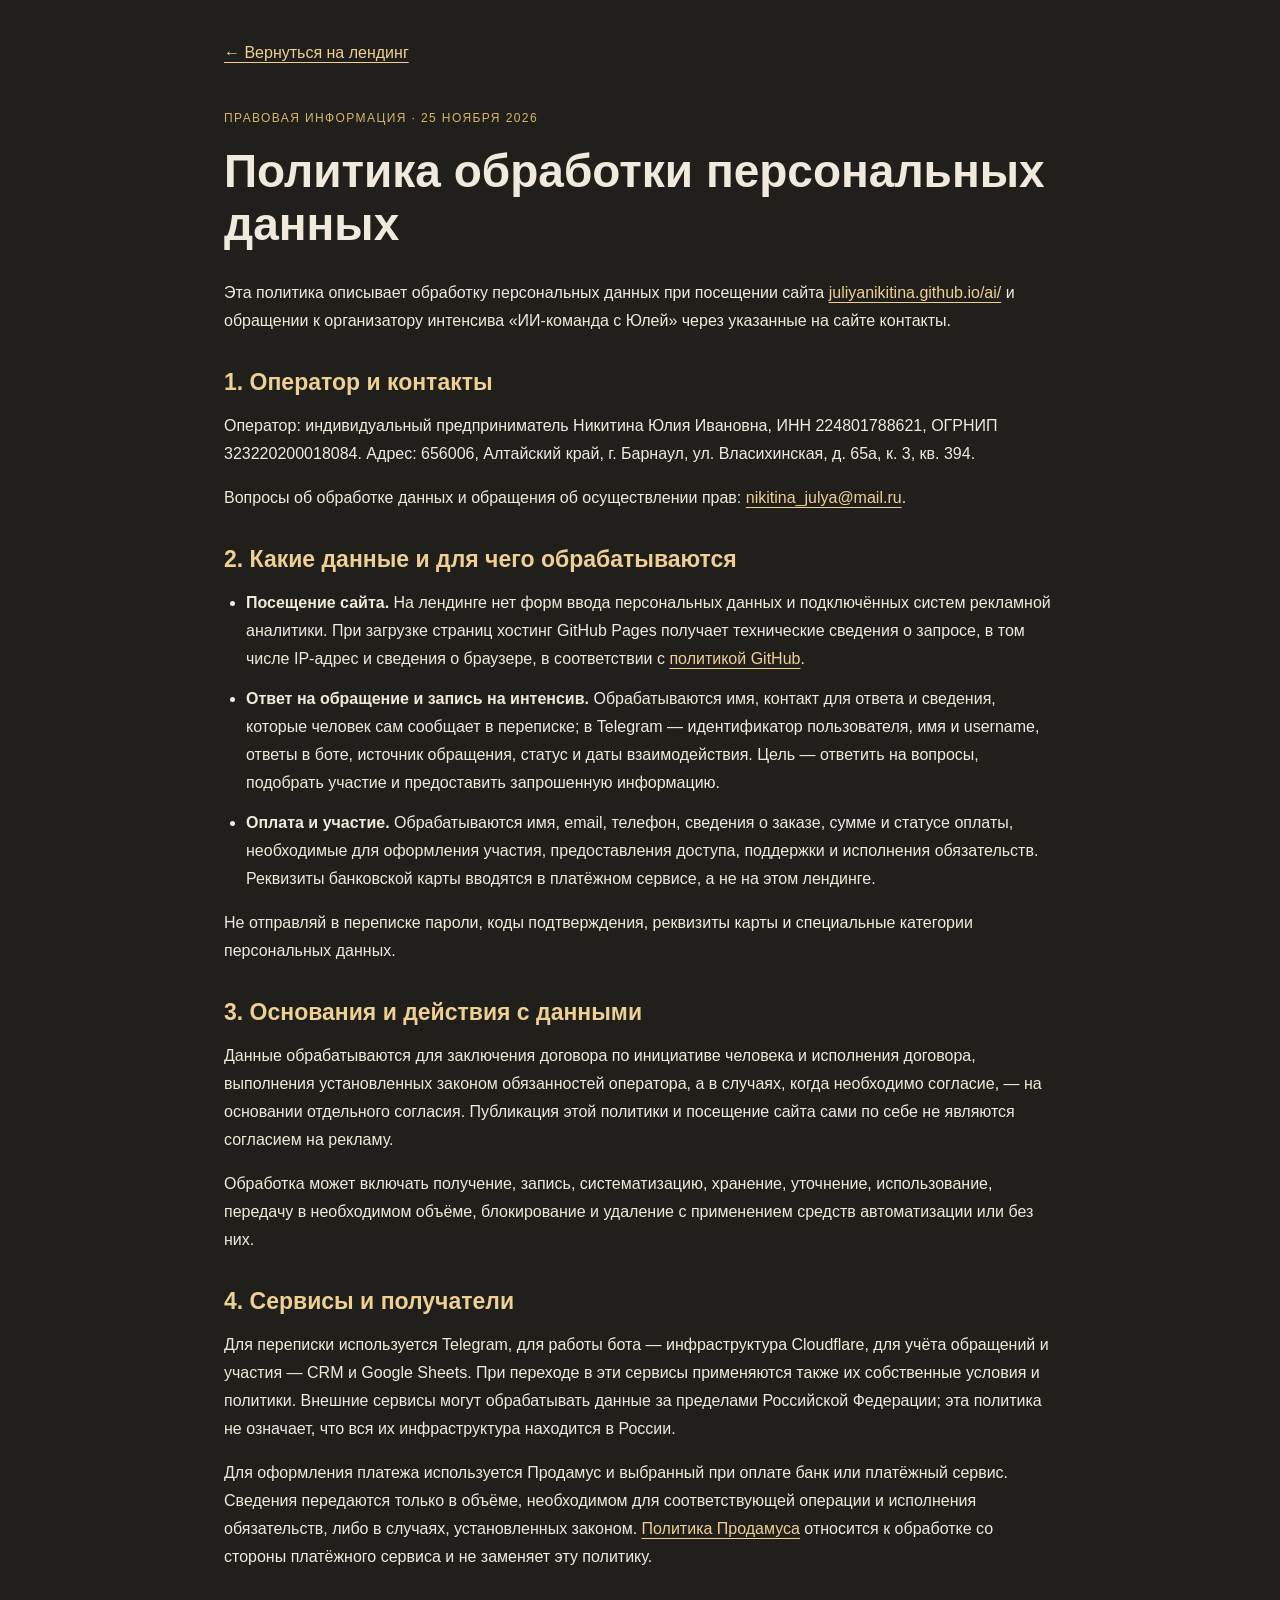
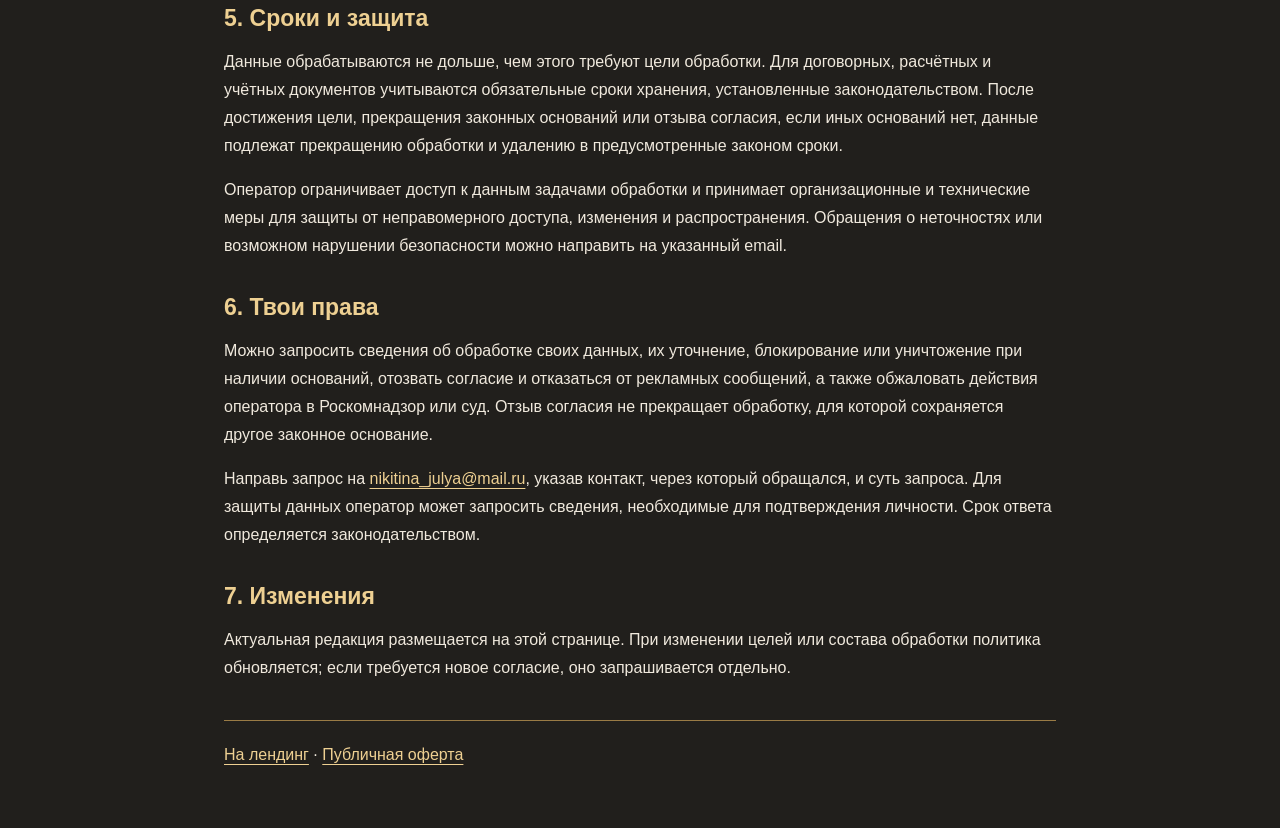
<file: privacy/index.html>
<!doctype html>
<html lang="ru">
<head><meta charset="utf-8"><meta name="viewport" content="width=device-width,initial-scale=1"><title>Политика обработки персональных данных — Юлия Никитина</title><meta name="description" content="Политика ИП Никитиной Юлии Ивановны для сайта интенсива «ИИ-команда с Юлей»."><link rel="stylesheet" href="../legal.css"></head>
<body><main><a class="back" href="../">← Вернуться на лендинг</a><p class="eyebrow">ПРАВОВАЯ ИНФОРМАЦИЯ · 25 НОЯБРЯ 2026</p><h1>Политика обработки персональных данных</h1>
<p>Эта политика описывает обработку персональных данных при посещении сайта <a href="https://juliyanikitina.github.io/ai/">juliyanikitina.github.io/ai/</a> и обращении к организатору интенсива «ИИ-команда с Юлей» через указанные на сайте контакты.</p>
<h2>1. Оператор и контакты</h2><p>Оператор: индивидуальный предприниматель Никитина Юлия Ивановна, ИНН 224801788621, ОГРНИП 323220200018084. Адрес: 656006, Алтайский край, г. Барнаул, ул. Власихинская, д. 65а, к. 3, кв. 394.</p><p>Вопросы об обработке данных и обращения об осуществлении прав: <a href="mailto:nikitina_julya@mail.ru">nikitina_julya@mail.ru</a>.</p>
<h2>2. Какие данные и для чего обрабатываются</h2><ul><li><strong>Посещение сайта.</strong> На лендинге нет форм ввода персональных данных и подключённых систем рекламной аналитики. При загрузке страниц хостинг GitHub Pages получает технические сведения о запросе, в том числе IP-адрес и сведения о браузере, в соответствии с <a href="https://docs.github.com/en/site-policy/privacy-policies/github-general-privacy-statement" target="_blank" rel="noopener noreferrer">политикой GitHub</a>.</li><li><strong>Ответ на обращение и запись на интенсив.</strong> Обрабатываются имя, контакт для ответа и сведения, которые человек сам сообщает в переписке; в Telegram — идентификатор пользователя, имя и username, ответы в боте, источник обращения, статус и даты взаимодействия. Цель — ответить на вопросы, подобрать участие и предоставить запрошенную информацию.</li><li><strong>Оплата и участие.</strong> Обрабатываются имя, email, телефон, сведения о заказе, сумме и статусе оплаты, необходимые для оформления участия, предоставления доступа, поддержки и исполнения обязательств. Реквизиты банковской карты вводятся в платёжном сервисе, а не на этом лендинге.</li></ul><p>Не отправляй в переписке пароли, коды подтверждения, реквизиты карты и специальные категории персональных данных.</p>
<h2>3. Основания и действия с данными</h2><p>Данные обрабатываются для заключения договора по инициативе человека и исполнения договора, выполнения установленных законом обязанностей оператора, а в случаях, когда необходимо согласие, — на основании отдельного согласия. Публикация этой политики и посещение сайта сами по себе не являются согласием на рекламу.</p><p>Обработка может включать получение, запись, систематизацию, хранение, уточнение, использование, передачу в необходимом объёме, блокирование и удаление с применением средств автоматизации или без них.</p>
<h2>4. Сервисы и получатели</h2><p>Для переписки используется Telegram, для работы бота — инфраструктура Cloudflare, для учёта обращений и участия — CRM и Google Sheets. При переходе в эти сервисы применяются также их собственные условия и политики. Внешние сервисы могут обрабатывать данные за пределами Российской Федерации; эта политика не означает, что вся их инфраструктура находится в России.</p><p>Для оформления платежа используется Продамус и выбранный при оплате банк или платёжный сервис. Сведения передаются только в объёме, необходимом для соответствующей операции и исполнения обязательств, либо в случаях, установленных законом. <a href="https://prodamus.ru/privacy" target="_blank" rel="noopener noreferrer">Политика Продамуса</a> относится к обработке со стороны платёжного сервиса и не заменяет эту политику.</p>
<h2>5. Сроки и защита</h2><p>Данные обрабатываются не дольше, чем этого требуют цели обработки. Для договорных, расчётных и учётных документов учитываются обязательные сроки хранения, установленные законодательством. После достижения цели, прекращения законных оснований или отзыва согласия, если иных оснований нет, данные подлежат прекращению обработки и удалению в предусмотренные законом сроки.</p><p>Оператор ограничивает доступ к данным задачами обработки и принимает организационные и технические меры для защиты от неправомерного доступа, изменения и распространения. Обращения о неточностях или возможном нарушении безопасности можно направить на указанный email.</p>
<h2>6. Твои права</h2><p>Можно запросить сведения об обработке своих данных, их уточнение, блокирование или уничтожение при наличии оснований, отозвать согласие и отказаться от рекламных сообщений, а также обжаловать действия оператора в Роскомнадзор или суд. Отзыв согласия не прекращает обработку, для которой сохраняется другое законное основание.</p><p>Направь запрос на <a href="mailto:nikitina_julya@mail.ru">nikitina_julya@mail.ru</a>, указав контакт, через который обращался, и суть запроса. Для защиты данных оператор может запросить сведения, необходимые для подтверждения личности. Срок ответа определяется законодательством.</p>
<h2>7. Изменения</h2><p>Актуальная редакция размещается на этой странице. При изменении целей или состава обработки политика обновляется; если требуется новое согласие, оно запрашивается отдельно.</p><footer><a href="../">На лендинг</a> · <a href="https://ai-creator369.payform.ru/rest/school/getPublicOffer?offerId=84648" target="_blank" rel="noopener noreferrer">Публичная оферта</a></footer>
</main></body></html>
</file>
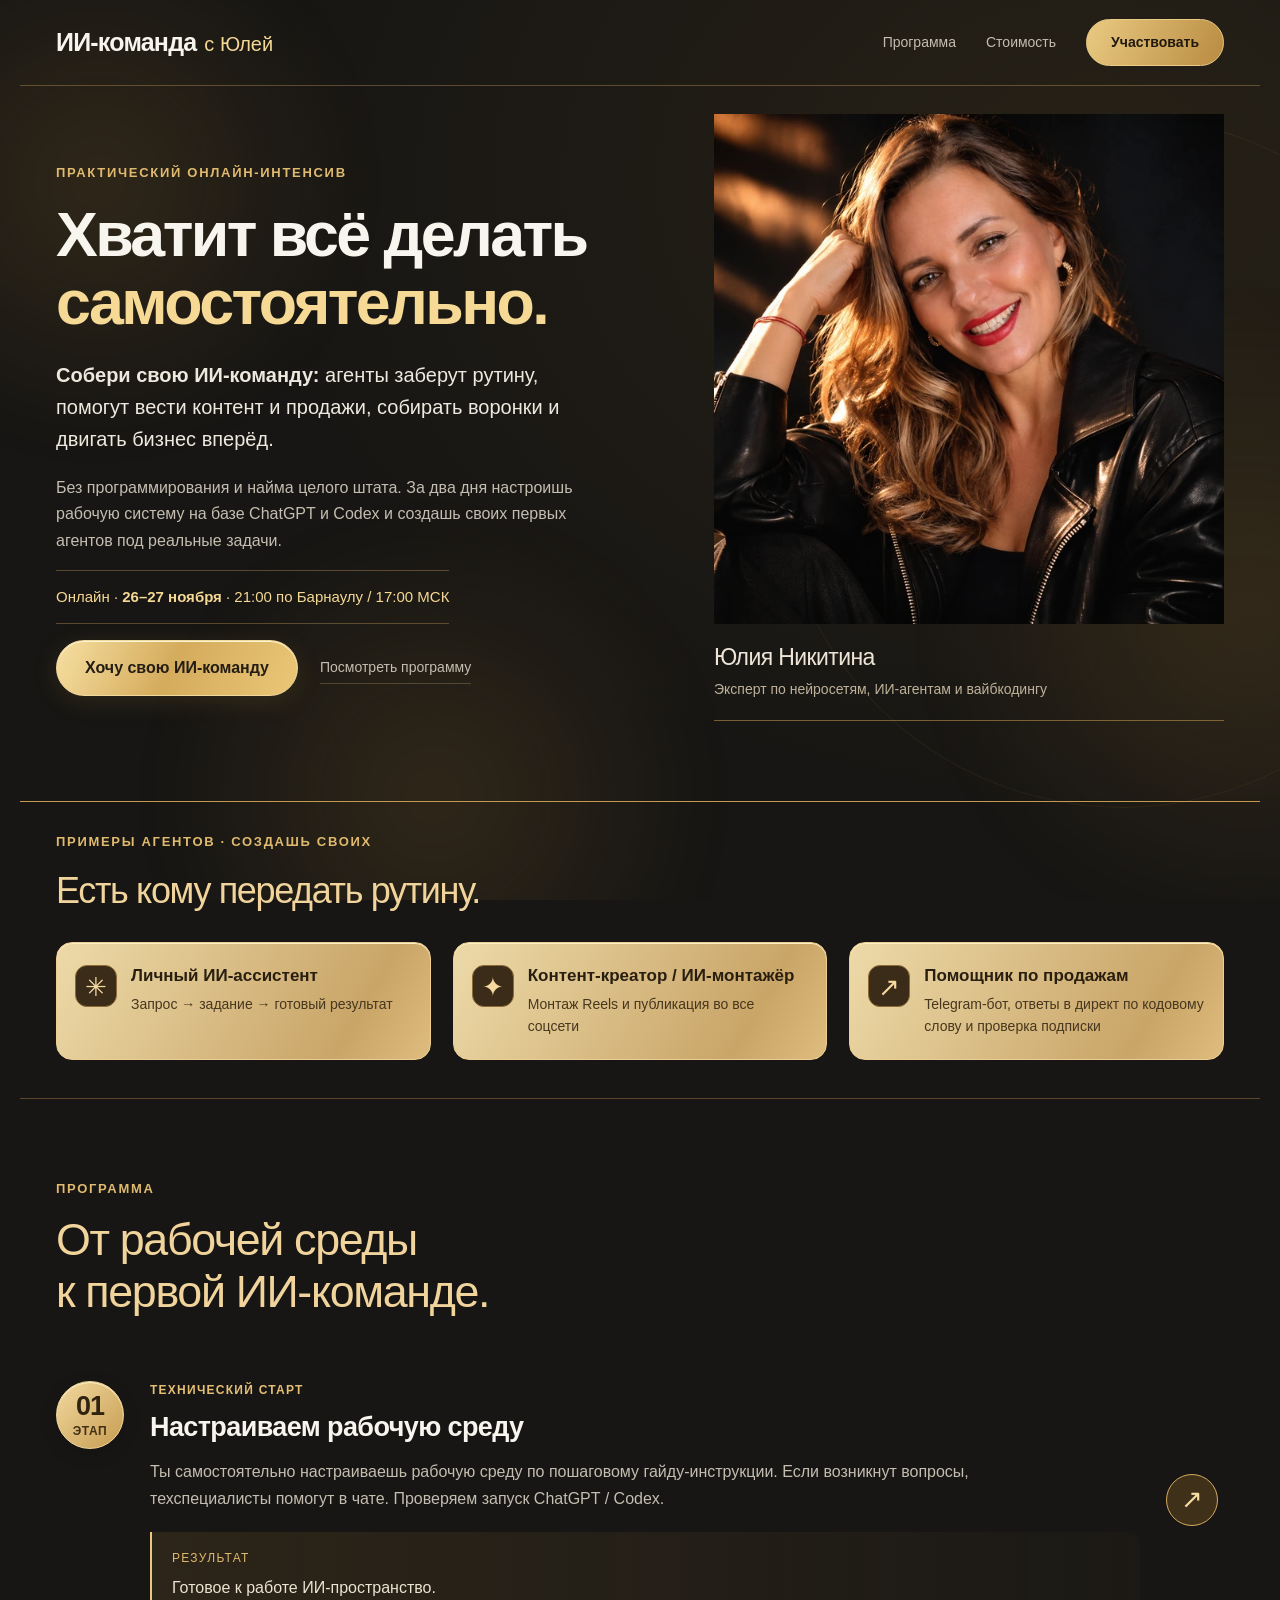
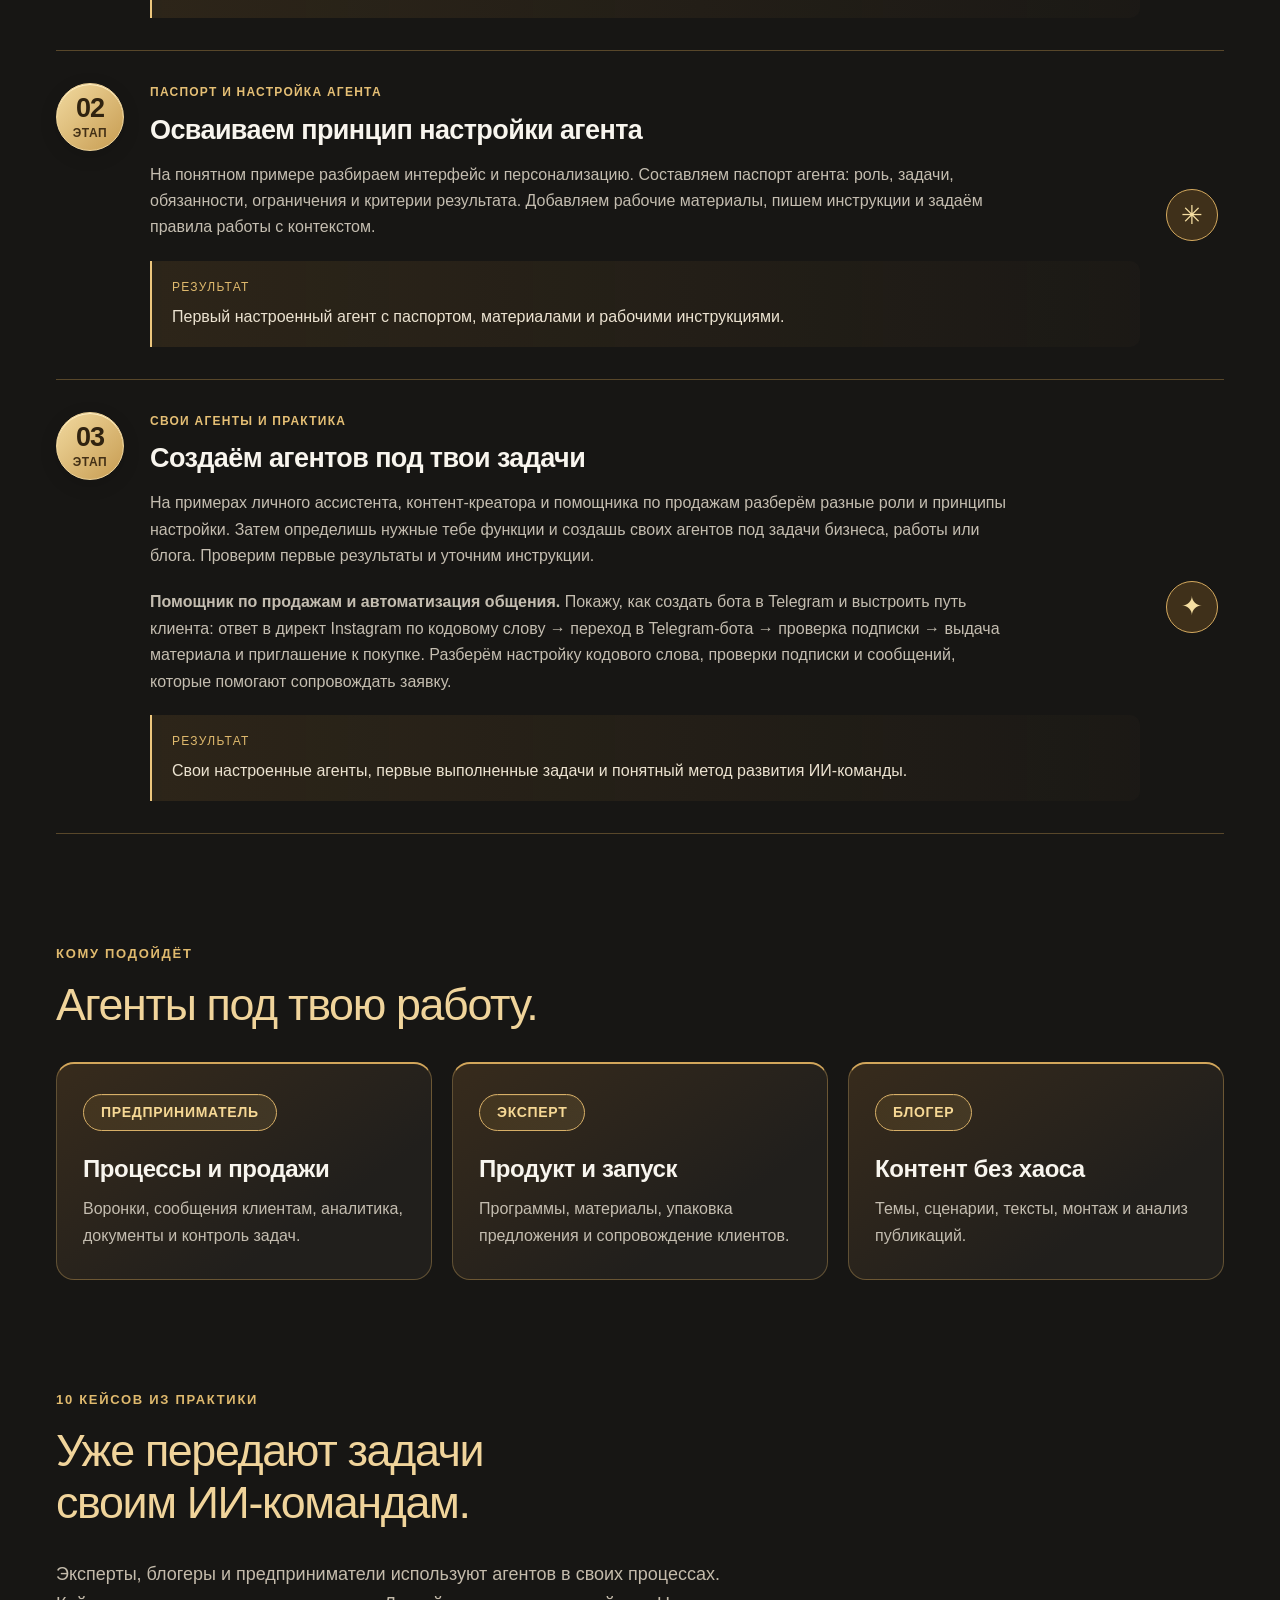
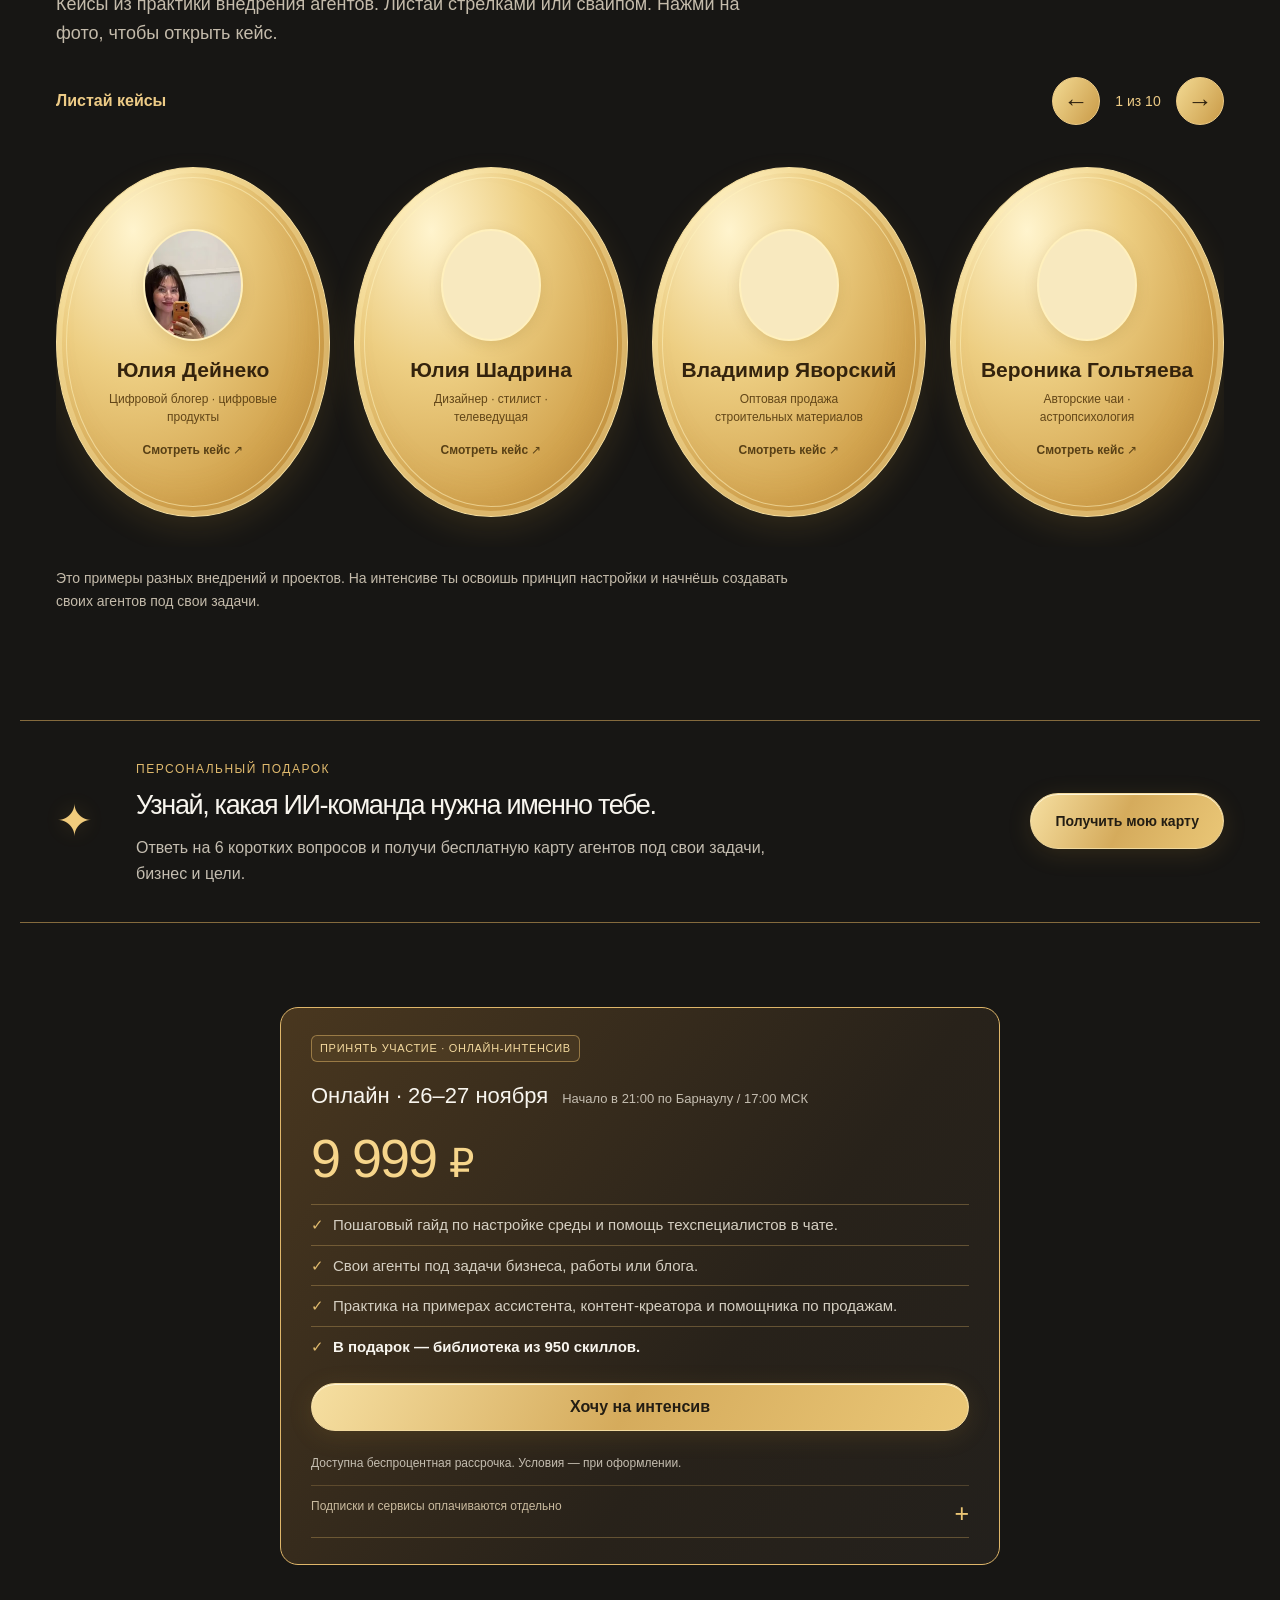
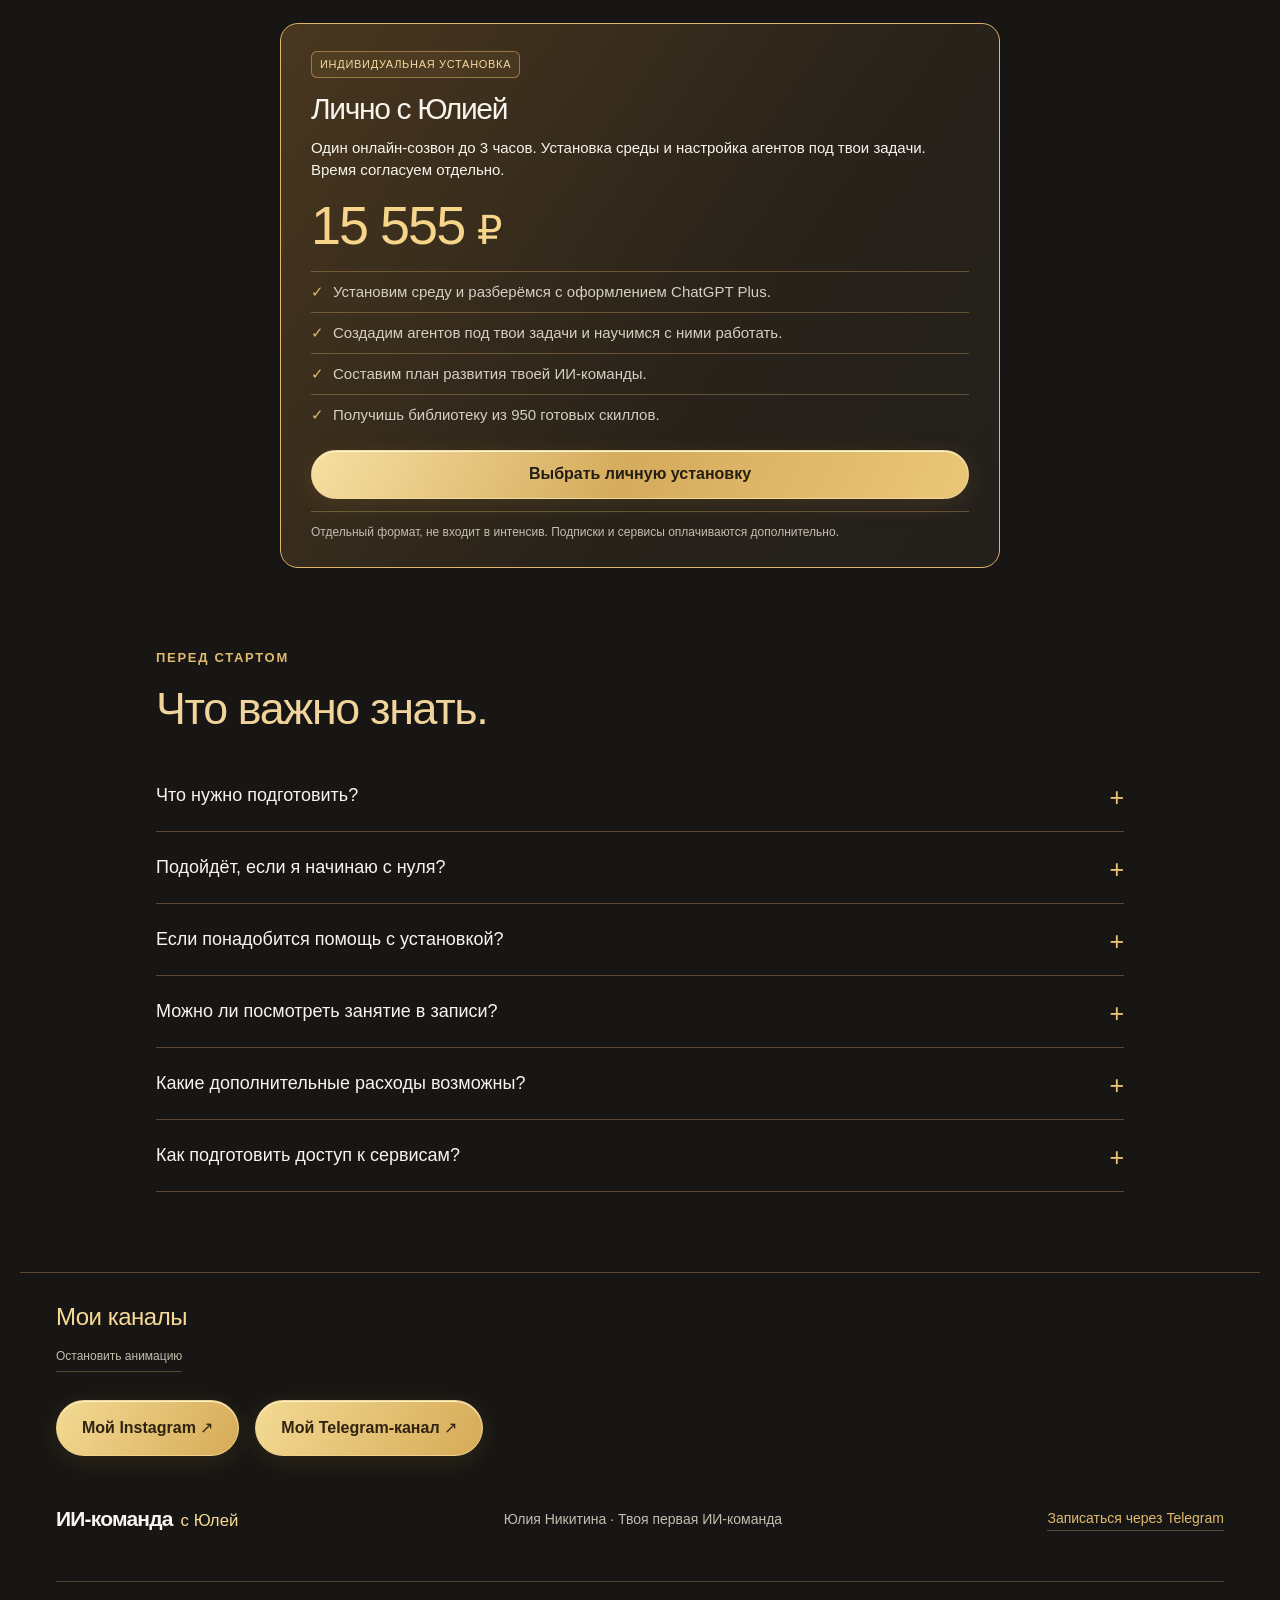
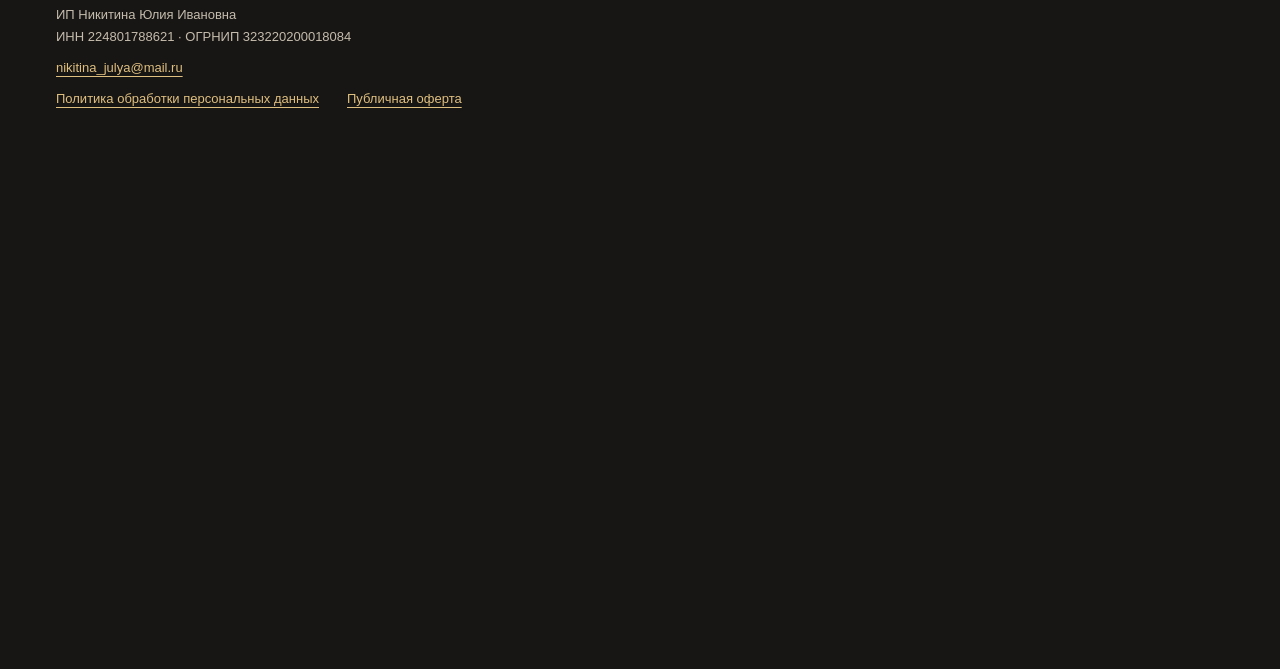
<file: start/index.html>
<!doctype html>
<html lang="ru">
<head>
  <meta charset="utf-8">
  <meta name="viewport" content="width=device-width,initial-scale=1">
  <title>ИИ-команда с Юлей — практический онлайн-интенсив</title>
  <meta name="description" content="Создай своих ИИ-агентов под реальные задачи бизнеса, работы или блога.">
  <meta property="og:title" content="ИИ-команда с Юлей — практический онлайн-интенсив">
  <meta property="og:description" content="Создай своих ИИ-агентов под реальные задачи бизнеса, работы или блога.">
  <meta property="og:image" content="https://juliyanikitina.github.io/ai/assets/intensive-preview-yulia-astra-evergreen-v4.png">
  <meta property="og:image:width" content="1733">
  <meta property="og:image:height" content="907">
  <meta property="og:image:alt" content="Интенсив «ИИ-команда с Юлей»">
  <meta property="og:type" content="website">
  <meta property="og:url" content="https://juliyanikitina.github.io/ai/start/">
  <meta name="twitter:card" content="summary_large_image">
  <meta name="twitter:title" content="ИИ-команда с Юлей — практический онлайн-интенсив">
  <meta name="twitter:description" content="Создай своих ИИ-агентов под реальные задачи бизнеса, работы или блога.">
  <meta name="twitter:image" content="https://juliyanikitina.github.io/ai/assets/intensive-preview-yulia-astra-evergreen-v4.png">
  <meta http-equiv="refresh" content="0; url=https://juliyanikitina.github.io/ai/">
  <link rel="canonical" href="https://juliyanikitina.github.io/ai/">
</head>
<body>
  <p><a href="https://juliyanikitina.github.io/ai/">Открыть интенсив «ИИ-команда с Юлей»</a></p>
</body>
</html>
</file>
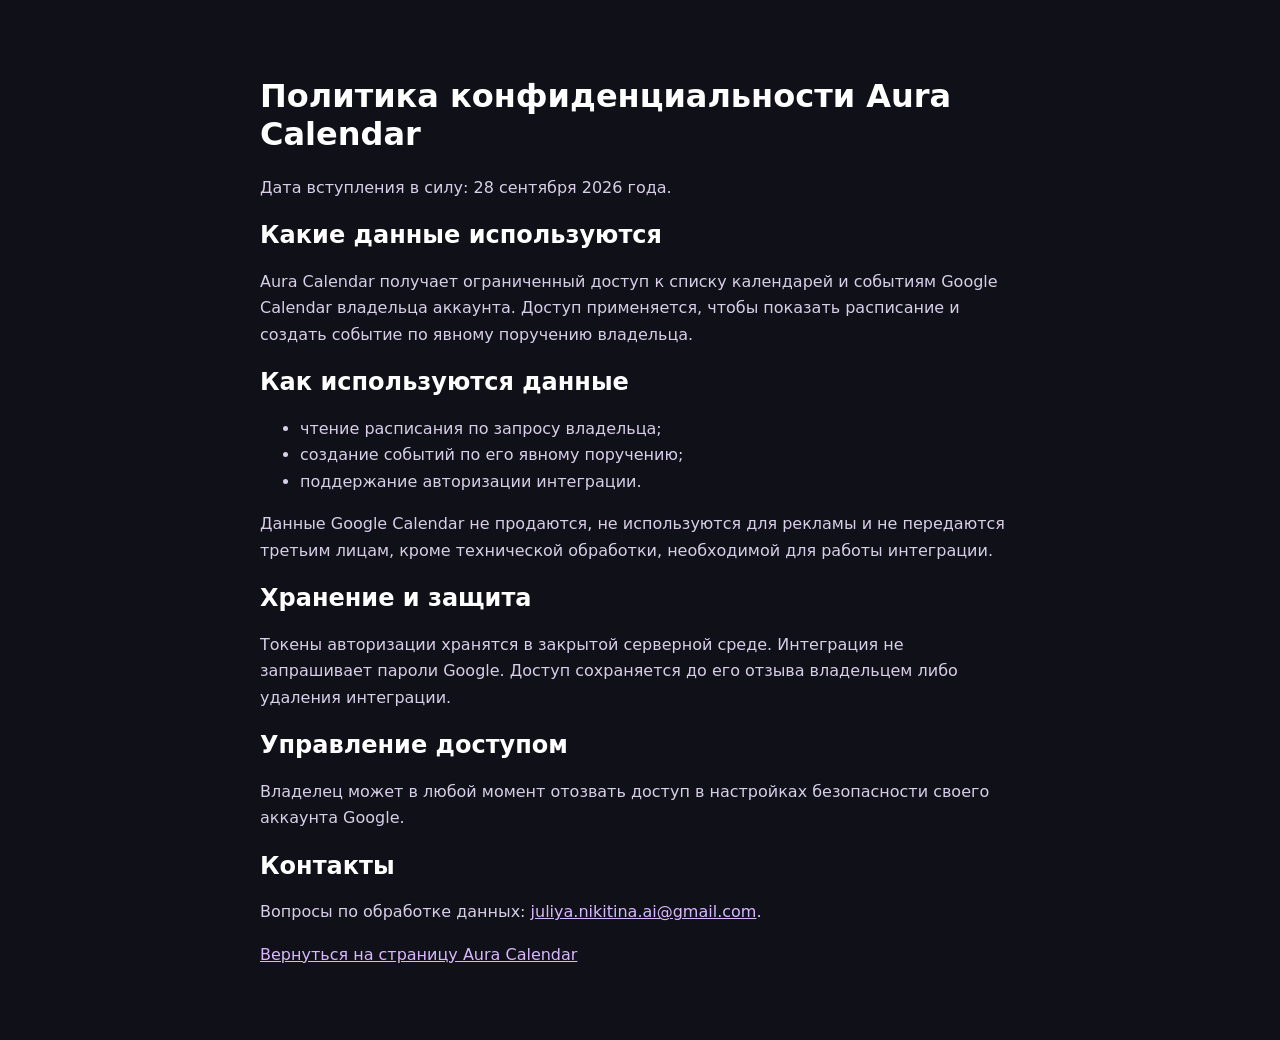
<file: aura-calendar/privacy/index.html>
<!doctype html>
<html lang="ru">
<head>
  <meta charset="utf-8">
  <meta name="viewport" content="width=device-width, initial-scale=1">
  <title>Политика конфиденциальности — Aura Calendar</title>
  <style>
    :root { color-scheme: dark; font-family: Inter, system-ui, sans-serif; }
    body { margin: 0; background: #101018; color: #f7f3ff; }
    main { max-width: 760px; margin: 0 auto; padding: 56px 24px; }
    h1, h2 { color: #fff; }
    p, li { color: #d7cee8; line-height: 1.65; }
    a { color: #d9b7ff; }
  </style>
</head>
<body>
  <main>
    <h1>Политика конфиденциальности Aura Calendar</h1>
    <p>Дата вступления в силу: 28 сентября 2026 года.</p>

    <h2>Какие данные используются</h2>
    <p>Aura Calendar получает ограниченный доступ к списку календарей и событиям Google Calendar владельца аккаунта. Доступ применяется, чтобы показать расписание и создать событие по явному поручению владельца.</p>

    <h2>Как используются данные</h2>
    <ul>
      <li>чтение расписания по запросу владельца;</li>
      <li>создание событий по его явному поручению;</li>
      <li>поддержание авторизации интеграции.</li>
    </ul>
    <p>Данные Google Calendar не продаются, не используются для рекламы и не передаются третьим лицам, кроме технической обработки, необходимой для работы интеграции.</p>

    <h2>Хранение и защита</h2>
    <p>Токены авторизации хранятся в закрытой серверной среде. Интеграция не запрашивает пароли Google. Доступ сохраняется до его отзыва владельцем либо удаления интеграции.</p>

    <h2>Управление доступом</h2>
    <p>Владелец может в любой момент отозвать доступ в настройках безопасности своего аккаунта Google.</p>

    <h2>Контакты</h2>
    <p>Вопросы по обработке данных: <a href="mailto:juliya.nikitina.ai@gmail.com">juliya.nikitina.ai@gmail.com</a>.</p>
    <p><a href="../">Вернуться на страницу Aura Calendar</a></p>
  </main>
</body>
</html>
</file>
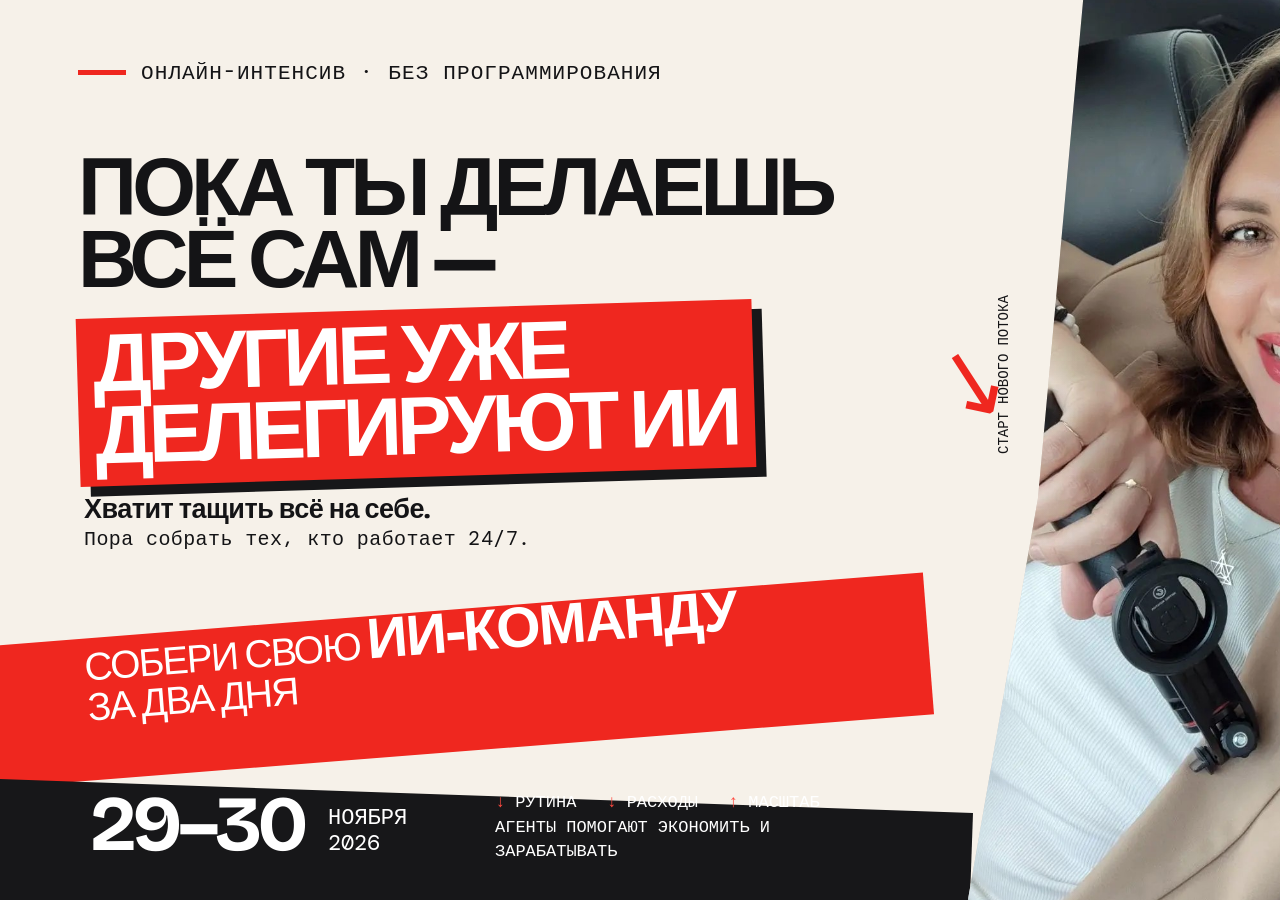
<file: assets/ai-team-nov-29-30-banner.html>
<!doctype html>
<html lang="ru">
<head>
<meta charset="utf-8">
<style>
@font-face{font-family:Bricolage;src:url('BricolageGrotesque-Bold.ttf')}@font-face{font-family:DMMono;src:url('DMMono-Regular.ttf')}
*{box-sizing:border-box}html,body{margin:0;width:1600px;height:900px;overflow:hidden;background:#f6f1e9}.poster{position:relative;width:1600px;height:900px;overflow:hidden;background:#f6f1e9;color:#141416;font-family:Bricolage,Arial,sans-serif}.grain{position:absolute;inset:0;opacity:.18;background-image:radial-gradient(#141416 0.55px,transparent .65px);background-size:8px 8px;pointer-events:none}.red-cut{position:absolute;left:-80px;top:612px;width:1010px;height:142px;background:#ef271f;transform:rotate(-4.5deg);z-index:1}.black-cut{position:absolute;left:-60px;bottom:-85px;width:1030px;height:190px;background:#171719;transform:rotate(2deg);z-index:1}.photo-field{position:absolute;right:-52px;top:-34px;width:690px;height:968px;overflow:hidden;clip-path:polygon(18% 0,100% 0,100% 100%,0 100%,11% 55%);z-index:2;background:#d8d0c7}.photo{width:100%;height:100%;object-fit:cover;object-position:52% 37%;filter:saturate(.92) contrast(1.04)}.photo-field:after{content:"";position:absolute;inset:0;background:linear-gradient(90deg,rgba(246,241,233,.10),transparent 18%,transparent 85%,rgba(20,20,22,.08))}.copy{position:absolute;left:78px;top:58px;width:900px;z-index:4}.kicker{display:flex;align-items:center;gap:15px;font:21px DMMono,monospace;letter-spacing:.05em;text-transform:uppercase}.kicker:before{content:"";width:48px;height:5px;background:#ef271f}.hook{margin:66px 0 0;font-size:82px;line-height:.88;letter-spacing:-4.8px;text-transform:uppercase}.hook .quiet{display:block}.hook .pressure{display:inline-block;margin-top:13px;padding:10px 18px 14px 16px;background:#ef271f;color:#fff;transform:rotate(-1.7deg);box-shadow:10px 10px 0 #171719}.pivot{position:absolute;left:84px;top:493px;z-index:5;font:20px DMMono,monospace;letter-spacing:.02em}.pivot strong{font-family:Bricolage,Arial,sans-serif;font-size:27px;letter-spacing:-.5px}.launch{position:absolute;left:82px;top:635px;z-index:5;color:#fff;transform:rotate(-4.5deg);transform-origin:left top}.launch .main{font-size:39px;line-height:.96;letter-spacing:-1.7px;text-transform:uppercase}.launch .main b{font-size:57px}.date{position:absolute;left:90px;bottom:45px;z-index:6;color:#fff;display:flex;align-items:flex-end;gap:24px}.date .nums{font-size:78px;line-height:.78;letter-spacing:-5px}.date .month{font:22px/1.15 DMMono,monospace;text-transform:uppercase}.result{position:absolute;left:495px;bottom:37px;z-index:6;width:395px;color:#fff;font:17px/1.45 DMMono,monospace;text-transform:uppercase}.result span{color:#ff4a40}.stamp{position:absolute;right:55px;top:46px;z-index:6;background:#f6f1e9;border:2px solid #171719;padding:11px 16px 10px;font:16px DMMono,monospace;text-transform:uppercase;box-shadow:6px 6px 0 #ef271f}.arrow{position:absolute;left:934px;top:336px;z-index:5;color:#ef271f;font-size:92px;line-height:1;transform:rotate(12deg)}.tiny{position:absolute;left:994px;top:454px;z-index:5;font:14px/1.3 DMMono,monospace;text-transform:uppercase;transform:rotate(-90deg);transform-origin:left top;color:#141416}
</style>
</head>
<body><main class="poster"><div class="grain"></div><div class="red-cut"></div><div class="black-cut"></div><div class="photo-field"><img class="photo" src="yulia-speaker-nov.jpg" alt="Юлия Никитина"></div><section class="copy"><div class="kicker">онлайн-интенсив · без программирования</div><h1 class="hook"><span class="quiet">Пока ты делаешь<br>всё сам —</span><span class="pressure">другие уже<br>делегируют ИИ</span></h1></section><div class="pivot"><strong>Хватит тащить всё на себе.</strong><br>Пора собрать тех, кто работает 24/7.</div><section class="launch"><div class="main">Собери свою <b>ИИ-команду</b><br>за два дня</div></section><div class="date"><div class="nums">29–30</div><div class="month">ноября<br>2026</div></div><div class="result"><span>↓</span> рутина &nbsp; <span>↓</span> расходы &nbsp; <span>↑</span> масштаб<br>Агенты помогают экономить и зарабатывать</div><div class="stamp">Юлия Никитина</div><div class="arrow">↘</div><div class="tiny">старт нового потока</div></main></body>
</html>
</file>
<file: agents/style.css>
:root {
  --red: #e31b2a;
  --red-dark: #e31b2a;
  --blush: #f1f1f1;
  --cream: #fbf8f3;
  --ink: #262526;
  --graphite: #454347;
  --paper: #f6f2ec;
  --white: #fffdfb;
  --line: rgba(38, 37, 38, .12);
  --radius: 22px;
  --shadow: 0 24px 70px rgba(54, 43, 42, .12);
}

* { box-sizing: border-box; }
html { scroll-behavior: smooth; }
body { margin: 0; background: var(--paper); color: var(--ink); font-family: Arial, Helvetica, sans-serif; line-height: 1.5; }
a { color: inherit; }
img { display: block; max-width: 100%; }
.wrap { width: min(1180px, calc(100% - 40px)); margin-inline: auto; }

.topbar { min-height: 86px; display: flex; align-items: center; justify-content: space-between; gap: 24px; border-bottom: 1px solid var(--line); }
.brand { display: inline-flex; align-items: center; gap: 5px; text-decoration: none; font-size: 23px; font-weight: 900; letter-spacing: -.06em; text-transform: uppercase; }
.brand span { color: var(--red); }
.brand b { display: grid; place-items: center; width: 26px; height: 26px; margin-left: 5px; border-radius: 50%; background: var(--blush); color: var(--red-dark); font-size: 15px; }
nav { display: flex; align-items: center; gap: 28px; }
nav a { text-decoration: none; font-size: 14px; font-weight: 800; }
.nav-cta { padding: 12px 19px; border-radius: 999px; background: var(--red-dark); color: var(--white); }

.hero { min-height: 680px; padding-block: 58px 82px; display: grid; grid-template-columns: minmax(0, 1.08fr) minmax(360px, .92fr); align-items: center; gap: 44px; }
.hero-copy { max-width: 760px; }
.eyebrow { display: flex; align-items: center; gap: 10px; margin-bottom: 22px; font-size: 12px; font-weight: 900; letter-spacing: .16em; }
.eyebrow span { width: 24px; height: 2px; border-radius: 999px; background: var(--red); margin-right: 2px; }
.eyebrow.light { color: rgba(255,255,255,.74); }
h1, h2, h3, p { margin-top: 0; }
h1, h2 { font-family: Georgia, "Times New Roman", serif; font-weight: 700; letter-spacing: -.045em; line-height: 1.01; }
h1 { margin-bottom: 28px; font-size: clamp(48px, 5.3vw, 78px); }
h1 em { color: var(--red); font-style: normal; }
h2 { margin-bottom: 26px; font-size: clamp(38px, 4.2vw, 60px); }
.lead { max-width: 660px; margin-bottom: 26px; font-size: clamp(18px, 1.7vw, 22px); line-height: 1.4; }
.hero-points { display: flex; flex-wrap: wrap; gap: 9px; margin-bottom: 32px; }
.hero-points span { padding: 9px 14px; border: 1px solid var(--line); border-radius: 999px; background: rgba(255,253,251,.72); font-size: 13px; font-weight: 700; }
.hero-actions { display: flex; align-items: center; flex-wrap: wrap; gap: 22px; }
.button { display: inline-flex; align-items: center; justify-content: center; min-height: 56px; padding: 0 27px; border: 1px solid var(--red); border-radius: 999px; background: var(--red); color: var(--white); box-shadow: 0 14px 32px rgba(227,27,42,.18); text-decoration: none; font-weight: 800; transition: transform .18s ease, box-shadow .18s ease, background .18s ease; }
.button:hover { transform: translateY(-2px); background: var(--red); box-shadow: 0 18px 38px rgba(227,27,42,.24); }
.text-link { font-size: 14px; font-weight: 900; text-underline-offset: 5px; }

.expert-card { display: flex; align-items: center; gap: 22px; margin-bottom: 46px; }
.expert-card > img { flex: 0 0 auto; width: 104px; height: 104px; border: 4px solid var(--white); border-radius: 50%; object-fit: cover; object-position: 50% 18%; box-shadow: 0 0 0 2px var(--red), 0 12px 30px rgba(38,37,38,.12); }
.expert-card-copy { max-width: 650px; }
.expert-card-copy strong { display: block; margin: 3px 0 4px; font-family: Georgia, "Times New Roman", serif; font-size: 27px; line-height: 1.1; }
.expert-card-copy span { display: block; color: var(--red); font-size: 11px; font-weight: 900; letter-spacing: .12em; }
.expert-card-copy p { margin: 0; color: #5a5758; font-size: 14px; line-height: 1.5; }
.personal-ai-visual { position: relative; align-self: stretch; min-height: 570px; overflow: hidden; border: 1px solid rgba(38,37,38,.08); border-radius: 34px; background: var(--white); box-shadow: var(--shadow); }
.personal-ai-visual::before { content: ""; position: absolute; z-index: 1; inset: 0; background: linear-gradient(180deg, transparent 48%, rgba(38,37,38,.86) 100%); pointer-events: none; }
.personal-ai-visual::after { content: ""; position: absolute; z-index: 2; top: 23px; right: 23px; width: 70px; height: 70px; border: 1px solid rgba(227,27,42,.35); border-radius: 50%; box-shadow: -55px 34px 0 -31px #f4c400, -96px -7px 0 -26px rgba(227,27,42,.18); pointer-events: none; }
.personal-ai-visual img { width: 100%; height: 100%; min-height: 570px; object-fit: cover; object-position: 66% 50%; }
.visual-note { position: absolute; z-index: 3; left: 28px; right: 28px; bottom: 28px; padding: 21px 23px; border: 1px solid rgba(255,255,255,.2); border-radius: 18px; background: rgba(38,37,38,.86); color: var(--white); backdrop-filter: blur(8px); }
.visual-note span { display: block; margin-bottom: 8px; color: #ffd400; font-size: 10px; font-weight: 900; letter-spacing: .14em; }
.visual-note strong { display: block; max-width: 360px; font-family: Georgia, "Times New Roman", serif; font-size: 25px; line-height: 1.13; }

.section { padding-block: 96px; }
.section-lead { max-width: 720px; font-size: 21px; color: rgba(255,255,255,.74); }
.result-section { background: var(--graphite); color: var(--white); }
.section-grid { display: grid; grid-template-columns: .86fr 1.14fr; gap: 68px; padding-block: 100px; }
.result-list { border-top: 1px solid rgba(255,255,255,.16); }
.result-list article { display: grid; grid-template-columns: 70px 1fr; gap: 18px; padding: 25px 0; border-bottom: 1px solid rgba(255,255,255,.16); }
.result-list article > span { display: grid; place-items: center; width: 46px; height: 46px; border-radius: 50%; background: var(--red); font-weight: 900; }
.result-list h3 { margin-bottom: 7px; font-size: 23px; }
.result-list p { margin-bottom: 0; color: rgba(255,255,255,.7); }

.audience-grid { display: grid; grid-template-columns: repeat(4, 1fr); gap: 14px; margin-top: 34px; }
.audience-grid article { min-height: 230px; padding: 22px; border: 1px solid var(--line); border-radius: var(--radius); background: var(--white); box-shadow: 0 12px 35px rgba(20,20,20,.05); }
.audience-grid article:nth-child(2) { background: var(--blush); }
.audience-grid article:nth-child(4) { background: var(--red); color: var(--white); }
.number { display: inline-flex; margin-bottom: 34px; padding: 7px 11px; border-radius: 999px; background: var(--red-dark); color: var(--white); font-size: 12px; font-weight: 900; }
.audience-grid h3 { margin-bottom: 12px; font-size: 23px; }
.audience-grid p { margin-bottom: 0; color: #555; }
.audience-grid article:nth-child(4) p { color: rgba(255,255,255,.8); }

.process-section { background: var(--white); }
.steps { display: grid; grid-template-columns: repeat(4, 1fr); gap: 0; margin-top: 34px; border: 1px solid var(--line); border-radius: var(--radius); overflow: hidden; box-shadow: 0 18px 50px rgba(54,43,42,.07); }
.steps article { min-height: 230px; padding: 24px; border-right: 1px solid var(--line); }
.steps article:last-child { border-right: 0; }
.steps article:nth-child(2) { background: var(--blush); }
.steps article:nth-child(4) { background: var(--graphite); color: var(--white); }
.steps span { display: inline-block; margin-bottom: 44px; padding: 7px 10px; border-radius: 7px; background: var(--red); color: var(--white); font-size: 11px; font-weight: 900; }
.steps h3 { margin-bottom: 12px; font-size: 23px; }
.steps p { margin-bottom: 0; color: #5d5d5d; }
.steps article:nth-child(4) p { color: rgba(255,255,255,.7); }

.formats { padding-bottom: 120px; }
.dark-lead { color: #555; }
.price-grid { display: grid; grid-template-columns: repeat(2, minmax(0, 1fr)); align-items: stretch; gap: 18px; margin-top: 50px; }
.price-card { position: relative; display: flex; flex-direction: column; min-height: 690px; padding: 28px; border: 1px solid var(--line); border-radius: var(--radius); background: var(--white); box-shadow: 0 18px 48px rgba(54,43,42,.08); }
.price-card.intensive { border-color: rgba(227,27,42,.55); background: linear-gradient(145deg, var(--white) 0%, #fff7f6 100%); }
.price-card.primary { background: var(--white); border-color: rgba(227,27,42,.45); }
.price-card.premium { background: var(--graphite); color: var(--white); box-shadow: 0 22px 54px rgba(54,43,42,.14); }
.popular { position: absolute; top: -16px; right: 18px; padding: 9px 15px; border: 0; border-radius: 999px; background: var(--red); color: var(--white); box-shadow: 0 8px 22px rgba(227,27,42,.2); font-size: 11px; font-weight: 900; }
.price-top { display: flex; align-items: center; justify-content: space-between; gap: 9px; margin-bottom: 38px; font-size: 10px; font-weight: 900; letter-spacing: .06em; }
.price-top span, .price-top b { padding: 8px 10px; border-radius: 999px; }
.price-top span { background: var(--red); color: var(--white); }
.price-top b { background: var(--blush); color: var(--ink); white-space: nowrap; }
.premium .price-top b { background: var(--white); }
.price-card h3 { min-height: 57px; margin-bottom: 15px; font-size: 25px; }
.price { margin-bottom: 18px; font-family: Georgia, "Times New Roman", serif; font-size: 44px; font-weight: 700; letter-spacing: -.045em; line-height: 1; }
.price small { font-size: 22px; }
.price-intro { min-height: 70px; color: #565656; }
.saving { display: flex; align-items: center; flex-wrap: wrap; gap: 8px 12px; margin: -4px 0 18px; font-size: 13px; }
.saving s { color: rgba(255,255,255,.55); }
.saving strong { padding: 6px 10px; border-radius: 999px; background: var(--red); color: var(--white); }
.premium .price-intro { color: rgba(255,255,255,.72); }
.price-card ul { display: grid; gap: 13px; margin: 12px 0 30px; padding: 0; list-style: none; }
.price-card li { position: relative; padding-left: 25px; font-size: 14px; }
.price-card li::before { content: "✓"; position: absolute; left: 0; top: -1px; color: var(--red); font-weight: 950; }
.payment-actions { display: grid; gap: 10px; margin-top: auto; }
.price-card .button { margin-top: 0; }
.wide { width: 100%; padding-inline: 14px; text-align: center; }
.secondary { background: var(--white); border-color: var(--red); color: var(--red); box-shadow: none; }
.button-transfer { background: var(--white); border-color: var(--red); color: var(--red); box-shadow: none; }
.premium .button { border-color: rgba(255,255,255,.35); box-shadow: 0 14px 32px rgba(0,0,0,.14); }
.premium .button-transfer { background: transparent; border-color: rgba(255,255,255,.7); color: var(--white); box-shadow: none; }
.cost-note { margin: 34px 0 0; padding: 22px 25px; border-left: 6px solid var(--red); border-radius: 0 14px 14px 0; background: var(--white); color: #555; font-size: 14px; }

.about-section { background: var(--red); color: var(--white); }
.about-grid { display: grid; grid-template-columns: .92fr 1.08fr; align-items: start; gap: 72px; padding-block: 88px; }
.about-section .eyebrow.light { color: var(--ink); }
.about-section .eyebrow.light span { background: var(--ink); }
.about-heading h2 { color: var(--white); font-size: clamp(32px, 3.3vw, 48px); }
.about-name { display: flex; align-items: center; gap: 18px; margin-bottom: 24px; }
.about-name img { width: 62px; height: 62px; border: 3px solid var(--white); border-radius: 50%; object-fit: cover; object-position: 50% 18%; box-shadow: 0 10px 28px rgba(110,8,18,.2); }
.about-name h2 { margin: 0; }
.big-quote { max-width: 620px; margin-bottom: 0; color: var(--white) !important; font-size: clamp(23px, 2.5vw, 34px) !important; font-weight: 900; line-height: 1.3; }
.big-quote span { padding: 1px 7px 3px; border-radius: 7px; background: var(--white); color: var(--red); box-decoration-break: clone; -webkit-box-decoration-break: clone; }
.about-notes { display: grid; gap: 14px; }
.about-notes article { padding: 27px 29px; border-radius: 18px; background: var(--white); box-shadow: 0 14px 38px rgba(110,8,18,.14); }
.about-notes article:last-child { background: var(--graphite); color: var(--white); }
.about-notes strong { display: block; margin-bottom: 10px; color: var(--red); font-size: 18px; }
.about-notes p { margin: 0; color: #504d4e; font-size: 16px; line-height: 1.6; }
.about-notes article:last-child p { color: rgba(255,255,255,.78); }

.digital-section { padding-block: 82px; background: var(--white); border-top: 1px solid var(--line); border-bottom: 1px solid var(--line); }
.digital-grid { display: grid; grid-template-columns: .88fr 1.12fr; align-items: start; gap: 58px; }
.digital-copy > p { max-width: 560px; margin-bottom: 24px; color: #555; font-size: 18px; }
.digital-price { margin-bottom: 24px; padding: 18px 20px; border-left: 5px solid var(--red); border-radius: 0 14px 14px 0; background: var(--paper); }
.digital-price span { display: block; margin-bottom: 4px; color: var(--red); font-size: 10px; font-weight: 900; letter-spacing: .12em; }
.digital-price strong { display: block; font-size: 19px; }
.digital-price p { margin: 3px 0 0; color: #666; font-size: 13px; }
.digital-services { display: grid; grid-template-columns: repeat(2, minmax(0, 1fr)); gap: 12px; }
.digital-services article { min-height: 174px; padding: 21px; border: 1px solid var(--line); border-radius: 18px; background: var(--paper); }
.digital-services article:nth-child(2), .digital-services article:nth-child(3) { background: var(--blush); }
.digital-services article:last-child { background: var(--graphite); color: var(--white); }
.digital-services span { display: inline-flex; margin-bottom: 24px; padding: 5px 8px; border-radius: 999px; background: var(--red); color: var(--white); font-size: 10px; font-weight: 900; }
.digital-services h3 { margin-bottom: 7px; font-size: 19px; }
.digital-services p { margin: 0; color: #5d5d5d; font-size: 13px; line-height: 1.4; }
.digital-services article:last-child p { color: rgba(255,255,255,.76); }

.faq details { padding: 22px 0; border-top: 1px solid var(--line); }
.faq details:last-child { border-bottom: 1px solid var(--line); }
.faq summary { cursor: pointer; font-size: 19px; font-weight: 900; }
.faq details p { max-width: 880px; margin: 16px 0 0; color: #555; }

.final-cta { background: var(--white); border-top: 1px solid var(--line); }
.final-grid { display: grid; grid-template-columns: 1fr auto; align-items: center; gap: 50px; padding-block: 78px; }
.final-grid h2 { margin: 15px 0 18px; }
.final-grid p { max-width: 680px; margin-bottom: 0; font-size: 19px; }
.mini-label { display: inline-flex; padding: 8px 12px; border-radius: 999px; background: var(--red-dark); color: var(--white); font-size: 11px; font-weight: 900; }
.button-light { background: var(--white); color: var(--ink); }
.footer { display: flex; justify-content: space-between; gap: 20px; padding-block: 30px; font-size: 13px; font-weight: 700; }
.footer>div{display:flex;flex-direction:column;gap:6px}.footer small{font-size:11px;color:var(--muted);font-weight:500}.footer-links{align-items:flex-end}.footer-links a{border-bottom:1px solid currentColor;padding-bottom:3px}

@media (max-width: 980px) {
  .section-grid, .about-grid, .digital-grid { grid-template-columns: 1fr; }
  .hero { grid-template-columns: 1fr; }
  .hero-copy { max-width: 900px; }
  .personal-ai-visual { min-height: 430px; }
  .personal-ai-visual img { min-height: 430px; object-position: 68% 44%; }
  .hero { padding-top: 52px; }
  .audience-grid, .steps { grid-template-columns: repeat(2, 1fr); }
  .steps article:nth-child(2) { border-right: 0; }
  .steps article:nth-child(-n+2) { border-bottom: 1px solid var(--line); }
  .price-grid { grid-template-columns: 1fr; }
  .price-card { min-height: auto; }
  .price-card h3, .price-intro { min-height: 0; }
}

@media (max-width: 660px) {
  .wrap { width: min(100% - 26px, 1180px); }
  .topbar { min-height: 72px; }
  nav > a:not(.nav-cta) { display: none; }
  .nav-cta { padding: 10px 13px; font-size: 12px; }
  .hero { min-height: auto; gap: 30px; padding-block: 35px 48px; }
  .hero-copy { min-width: 0; max-width: 100%; }
  h1 { max-width: 100%; font-size: clamp(32px, 9.8vw, 46px); }
  h2 { font-size: clamp(36px, 11vw, 52px); }
  .lead { font-size: 18px; }
  .hero-actions, .button { width: 100%; }
  .text-link { text-align: center; }
  .expert-card { align-items: flex-start; gap: 16px; margin-bottom: 36px; }
  .expert-card-copy { min-width: 0; }
  .expert-card > img { width: 82px; height: 82px; }
  .expert-card-copy strong { font-size: 23px; }
  .expert-card-copy p { font-size: 13px; }
  .personal-ai-visual { min-height: 350px; border-radius: 24px; }
  .personal-ai-visual img { min-height: 350px; object-position: 69% 46%; }
  .visual-note { left: 15px; right: 15px; bottom: 15px; padding: 16px; border-radius: 14px; }
  .visual-note strong { font-size: 20px; }
  .card-one { top: 72px; left: 10px; }
  .card-two { right: 10px; bottom: 108px; }
  .floating-card { min-width: 172px; padding: 9px 11px; font-size: 11px; }
  .floating-card b { width: 34px; height: 34px; }
  .section, .section-grid { padding-block: 78px; }
  #who.section, .process-section .section { padding-block: 42px; }
  .section-grid { gap: 30px; }
  #who .eyebrow, .process-section .eyebrow { margin-bottom: 12px; }
  #who h2, .process-section h2 { margin-bottom: 0; font-size: clamp(29px, 8.2vw, 36px); }
  .audience-grid, .steps { grid-template-columns: repeat(2, minmax(0, 1fr)); gap: 10px; margin-top: 20px; }
  .audience-grid article { min-height: 168px; padding: 15px; border-radius: 15px; }
  .number { margin-bottom: 12px; padding: 5px 8px; font-size: 10px; }
  .audience-grid h3 { margin-bottom: 7px; font-size: 17px; line-height: 1.08; }
  .audience-grid p { font-size: 12px; line-height: 1.35; }
  .steps { border: 0; border-radius: 0; overflow: visible; box-shadow: none; }
  .steps article { min-height: 168px; padding: 15px; border: 1px solid var(--line) !important; border-radius: 15px; }
  .steps span { margin-bottom: 14px; padding: 5px 8px; font-size: 9px; }
  .steps h3 { margin-bottom: 7px; font-size: 17px; line-height: 1.08; }
  .steps p { font-size: 12px; line-height: 1.35; }
  .price-card { padding: 22px; }
  .price { font-size: 42px; }
  .about-grid { grid-template-columns: 1fr; }
  .about-grid { gap: 34px; }
  .about-name img { width: 54px; height: 54px; }
  .digital-section { padding-block: 42px; }
  .digital-grid { gap: 24px; }
  .digital-copy h2 { margin-bottom: 16px; font-size: clamp(29px, 8.2vw, 36px); }
  .digital-copy > p { margin-bottom: 17px; font-size: 15px; }
  .digital-price { margin-bottom: 18px; padding: 14px 15px; }
  .digital-services { gap: 9px; }
  .digital-services article { min-height: 142px; padding: 14px; border-radius: 14px; }
  .digital-services span { margin-bottom: 12px; }
  .digital-services h3 { font-size: 16px; line-height: 1.1; }
  .digital-services p { font-size: 11.5px; line-height: 1.32; }
  .final-grid { grid-template-columns: 1fr; }
  .footer { flex-direction: column; }.footer-links{align-items:flex-start}
}
</file>
<file: legal.css>
:root{color-scheme:dark;font-family:Arial,sans-serif;color:#f0e9dd;background:#211f1c}*{box-sizing:border-box}body{margin:0}main{max-width:880px;margin:0 auto;padding:44px 24px 64px}a{color:#eed092;text-underline-offset:4px}a:hover{color:#fff0cf}.back{display:inline-block;margin-bottom:34px}.eyebrow{font-size:12px;letter-spacing:1.4px;color:#d7b46e}h1{font-size:clamp(29px,5vw,46px);line-height:1.15;margin:16px 0 28px}h2{font-size:23px;color:#eed092;margin:34px 0 12px}p,li{font-size:16px;line-height:1.75}li{margin:12px 0}ul{padding-left:22px}footer{border-top:1px solid #9a7b45;padding-top:25px;margin-top:38px}@media(max-width:480px){main{padding:28px 20px 45px}h2{font-size:21px}}
</file>
